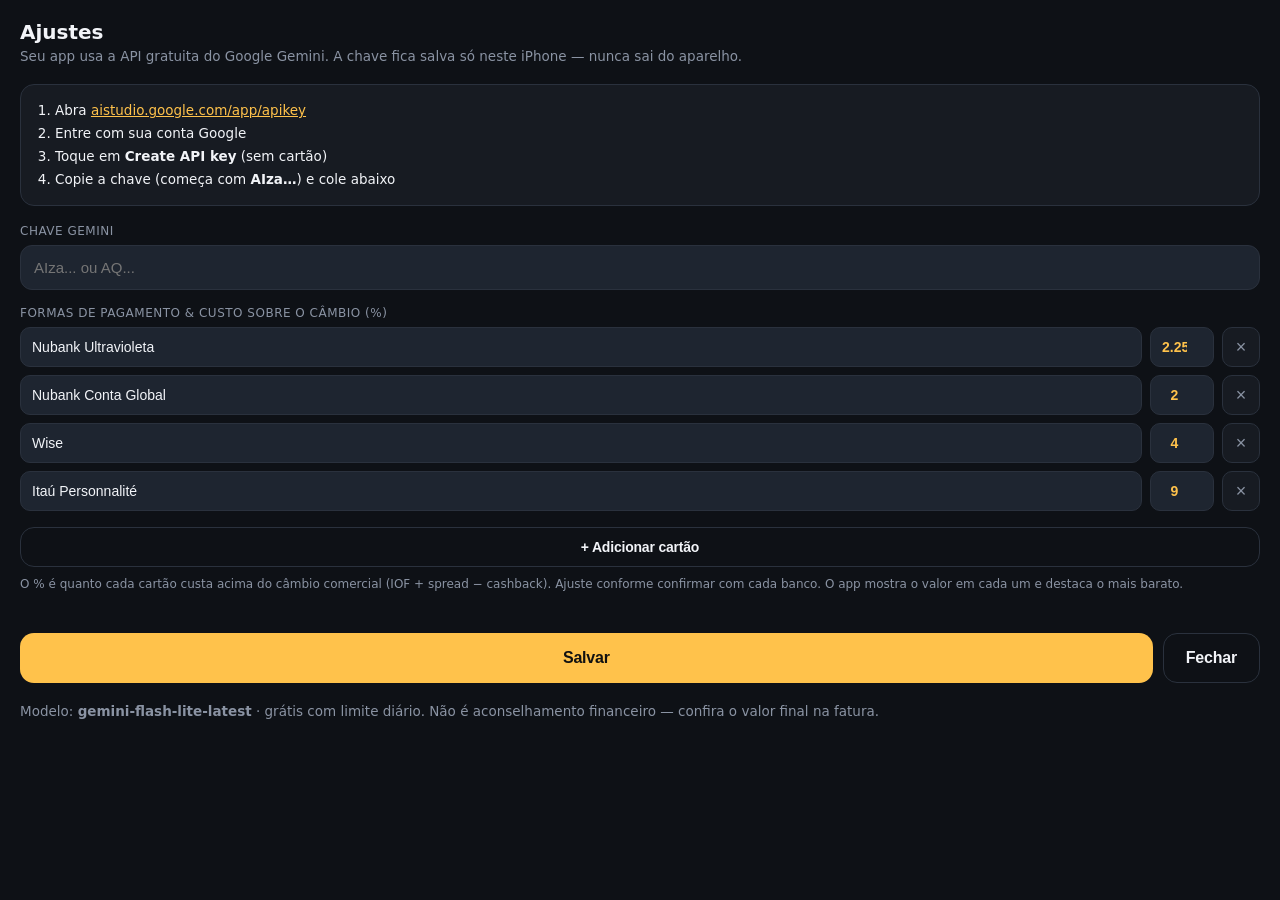
<file: index.html>
<!DOCTYPE html>
<html lang="pt-BR">
<head>
<meta charset="UTF-8">
<meta name="viewport" content="width=device-width, initial-scale=1.0, maximum-scale=1.0, user-scalable=no, viewport-fit=cover">
<meta name="apple-mobile-web-app-capable" content="yes">
<meta name="mobile-web-app-capable" content="yes">
<meta name="apple-mobile-web-app-status-bar-style" content="black-translucent">
<meta name="apple-mobile-web-app-title" content="Peso→Real">
<meta name="theme-color" content="#0E1116">
<link rel="apple-touch-icon" href="[data-uri]">
<link rel="icon" href="[data-uri]">
<title>Peso → Real</title>
<style>
  :root{
    --bg:#0E1116; --surface:#171B22; --surface2:#1E2530;
    --hi:#F2F4F8; --mut:#8A93A3; --line:#2A313D;
    --gold:#FFC24B; --clp:#C9D2DF; --red:#E4322B; --green:#41C06A;
  }
  *{box-sizing:border-box; -webkit-tap-highlight-color:transparent;}
  html,body{margin:0; height:100%; background:var(--bg); color:var(--hi);
    font-family:system-ui,-apple-system,"Segoe UI",Roboto,sans-serif; overscroll-behavior:none;}
  body{display:flex; flex-direction:column; height:100dvh; overflow:hidden;}

  .bar{display:flex; align-items:center; justify-content:space-between; gap:10px;
    padding:calc(12px + env(safe-area-inset-top)) 14px 8px 14px;}
  .brand{display:flex; align-items:baseline; gap:7px; font-weight:800; letter-spacing:-.5px; font-size:16px;}
  .brand .p{color:var(--clp);} .brand .a{color:var(--mut);} .brand .r{color:var(--gold);}
  .gear{width:38px;height:38px;border-radius:11px;background:var(--surface2);border:1px solid var(--line);
    display:grid;place-items:center;color:var(--mut);flex:0 0 auto;}
  .rate{display:flex;align-items:center;gap:5px;background:var(--surface2);border:1px solid var(--line);
    border-radius:999px;padding:6px 10px;font-size:12px;color:var(--mut);}
  .rate b{color:var(--hi);}
  .rate input{width:44px;background:transparent;border:none;color:var(--gold);font-weight:800;
    font-size:13px;text-align:center;padding:0;font-variant-numeric:tabular-nums;}
  .rate input:focus{outline:none;}
  .rate .dot{width:6px;height:6px;border-radius:50%;background:var(--green);}
  .rate .dot.man{background:var(--mut);}

  .stage{position:relative;flex:1;margin:0 12px;border-radius:22px;overflow:hidden;background:#000;border:1px solid var(--line);}
  video{position:absolute;inset:0;width:100%;height:100%;object-fit:cover;}
  canvas{display:none;}
  .reticle{position:absolute;inset:0;pointer-events:none;display:none;}
  .reticle span{position:absolute;width:26px;height:26px;border:3px solid rgba(255,255,255,.85);}
  .reticle .tl{top:18px;left:18px;border-right:0;border-bottom:0;border-radius:6px 0 0 0;}
  .reticle .tr{top:18px;right:18px;border-left:0;border-bottom:0;border-radius:0 6px 0 0;}
  .reticle .bl{bottom:18px;left:18px;border-right:0;border-top:0;border-radius:0 0 0 6px;}
  .reticle .br{bottom:18px;right:18px;border-left:0;border-top:0;border-radius:0 0 6px 0;}

  .idle{position:absolute;inset:0;display:flex;flex-direction:column;align-items:center;justify-content:center;
    text-align:center;gap:18px;padding:26px;background:radial-gradient(120% 90% at 50% 30%,#1b222e,#0d1015);}
  .idle .lens{width:64px;height:64px;border-radius:19px;background:var(--surface2);border:1px solid var(--line);display:grid;place-items:center;font-size:29px;}
  .idle h1{font-size:22px;font-weight:800;margin:0;letter-spacing:-.4px;line-height:1.2;}
  .idle p{margin:0;color:var(--mut);font-size:14px;max-width:280px;line-height:1.5;}

  .btn{border:none;border-radius:14px;font-weight:800;font-size:16px;padding:15px 22px;color:#111;background:var(--gold);letter-spacing:-.2px;}
  .btn:active{transform:scale(.97);}
  .btn.ghost{background:transparent;color:var(--hi);border:1px solid var(--line);}
  .btn.wide{width:100%;}
  .file{position:relative;overflow:hidden;display:inline-block;}
  .file input{position:absolute;inset:0;opacity:0;font-size:0;}

  .load{position:absolute;inset:0;display:none;flex-direction:column;align-items:center;justify-content:center;gap:15px;background:rgba(8,10,14,.72);backdrop-filter:blur(3px);}
  .load.on{display:flex;}
  .spin{width:44px;height:44px;border-radius:50%;border:4px solid var(--line);border-top-color:var(--gold);animation:sp .8s linear infinite;}
  @keyframes sp{to{transform:rotate(360deg);}}
  .load p{color:var(--mut);font-size:14px;margin:0;}

  .dock{display:flex;align-items:center;justify-content:center;gap:26px;padding:16px 16px calc(16px + env(safe-area-inset-bottom));}
  .dock.hidden{display:none;}
  .shutter{width:74px;height:74px;border-radius:50%;background:var(--gold);border:5px solid #2b2b2b;box-shadow:0 0 0 3px var(--gold);display:grid;place-items:center;}
  .shutter:active{transform:scale(.93);} .shutter svg{width:30px;height:30px;}
  .mini{width:52px;height:52px;border-radius:14px;background:var(--surface2);border:1px solid var(--line);display:grid;place-items:center;color:var(--hi);}

  .sheet{position:absolute;left:0;right:0;bottom:0;z-index:5;background:var(--surface);border:1px solid var(--line);border-bottom:0;
    border-radius:22px 22px 0 0;transform:translateY(103%);transition:transform .32s cubic-bezier(.2,.8,.2,1);max-height:84%;display:flex;flex-direction:column;padding-bottom:calc(6px + env(safe-area-inset-bottom));}
  .sheet.up{transform:translateY(0);}
  .grip{width:40px;height:5px;border-radius:3px;background:var(--line);margin:9px auto 4px;}
  .sheet-scroll{overflow-y:auto;padding:8px 18px 14px;}
  .price{margin:10px 0 4px;} .price + .price{border-top:1px dashed var(--line);padding-top:14px;}
  .plabel{color:var(--mut);font-size:13px;margin:0 0 6px;}
  .big{display:flex;align-items:baseline;gap:9px;flex-wrap:wrap;}
  .big .s{font-size:15px;color:var(--gold);font-weight:700;align-self:flex-start;margin-top:6px;}
  .big .val{font-size:52px;font-weight:850;letter-spacing:-2px;color:var(--gold);font-variant-numeric:tabular-nums;line-height:.95;text-shadow:0 0 24px rgba(255,194,75,.25);}
  .from{display:flex;align-items:center;gap:8px;margin-top:8px;font-size:14px;flex-wrap:wrap;}
  .from .clp{color:var(--clp);font-weight:700;font-variant-numeric:tabular-nums;}
  .tag{display:inline-flex;align-items:center;gap:5px;font-size:11.5px;font-weight:700;color:var(--green);background:rgba(65,192,106,.12);border:1px solid rgba(65,192,106,.3);padding:3px 8px;border-radius:999px;}
  .trans{margin-top:16px;background:var(--surface2);border:1px solid var(--line);border-radius:14px;padding:14px;}
  .trans h3{margin:0 0 8px;font-size:12px;letter-spacing:.6px;text-transform:uppercase;color:var(--mut);}
  .trans .pt{font-size:16px;line-height:1.45;margin:0;}
  .trans .es{font-size:13px;line-height:1.4;color:var(--mut);margin:8px 0 0;font-style:italic;}
  .msg{margin-top:14px;color:var(--mut);font-size:14px;line-height:1.5;} .msg.err{color:#ff9d94;}
  .again{margin:16px 18px 4px;width:calc(100% - 36px);}
  .foot{text-align:center;color:var(--mut);font-size:11px;padding:8px 16px 0;line-height:1.4;} .foot b{color:var(--clp);}

  /* settings */
  .settings{position:absolute;inset:0;z-index:20;background:var(--bg);display:none;flex-direction:column;padding:calc(16px + env(safe-area-inset-top)) 20px 20px;overflow-y:auto;}
  .settings.on{display:flex;}
  .settings h2{margin:4px 0 2px;font-size:20px;}
  .settings .sub{color:var(--mut);font-size:13.5px;line-height:1.5;margin:0 0 18px;}
  .field{margin-bottom:16px;}
  .field label{display:block;font-size:12px;text-transform:uppercase;letter-spacing:.5px;color:var(--mut);margin-bottom:7px;}
  .field input{width:100%;background:var(--surface2);border:1px solid var(--line);border-radius:12px;color:var(--hi);font-size:15px;padding:13px;}
  .field input:focus{outline:none;border-color:var(--gold);}
  .steps{background:var(--surface);border:1px solid var(--line);border-radius:14px;padding:14px 16px;margin-bottom:18px;}
  .steps ol{margin:0;padding-left:18px;} .steps li{font-size:13.5px;line-height:1.7;color:var(--hi);}
  .steps a{color:var(--gold);}
  .save-row{display:flex;gap:10px;margin-top:6px;}
  .crow{display:flex;gap:8px;margin-bottom:8px;align-items:center;}
  .crow input.cn{flex:1;background:var(--surface2);border:1px solid var(--line);border-radius:10px;color:var(--hi);font-size:14px;padding:11px;}
  .crow input.cp{width:64px;background:var(--surface2);border:1px solid var(--line);border-radius:10px;color:var(--gold);font-weight:700;font-size:14px;padding:11px;text-align:center;}
  .crow .del{width:38px;height:40px;flex:0 0 auto;border:1px solid var(--line);background:var(--surface);border-radius:10px;color:var(--mut);font-size:18px;}
  .cards{margin-top:12px;border-top:1px dashed var(--line);padding-top:10px;}
  .cards .ch{font-size:11px;letter-spacing:.5px;text-transform:uppercase;color:var(--mut);margin:0 0 8px;}
  .cardrow{display:flex;justify-content:space-between;align-items:center;padding:7px 0;font-size:14px;}
  .cardrow .nm{color:var(--hi);display:flex;align-items:center;gap:7px;}
  .cardrow .vl{font-weight:700;font-variant-numeric:tabular-nums;color:var(--clp);}
  .cardrow.best .nm{color:var(--green);font-weight:700;} .cardrow.best .vl{color:var(--green);}
  .cardrow .best-tag{font-size:10px;font-weight:800;color:#0d1015;background:var(--green);border-radius:999px;padding:2px 7px;}
</style>
</head>
<body>

  <div class="bar">
    <button class="gear" id="gearBtn" aria-label="Ajustes">
      <svg viewBox="0 0 24 24" width="19" height="19" fill="none" stroke="currentColor" stroke-width="2"><circle cx="12" cy="12" r="3"/><path d="M19.4 15a1.65 1.65 0 00.33 1.82l.06.06a2 2 0 11-2.83 2.83l-.06-.06a1.65 1.65 0 00-1.82-.33 1.65 1.65 0 00-1 1.51V21a2 2 0 11-4 0v-.09A1.65 1.65 0 009 19.4a1.65 1.65 0 00-1.82.33l-.06.06a2 2 0 11-2.83-2.83l.06-.06a1.65 1.65 0 00.33-1.82 1.65 1.65 0 00-1.51-1H3a2 2 0 110-4h.09A1.65 1.65 0 004.6 9a1.65 1.65 0 00-.33-1.82l-.06-.06a2 2 0 112.83-2.83l.06.06a1.65 1.65 0 001.82.33H9a1.65 1.65 0 001-1.51V3a2 2 0 114 0v.09a1.65 1.65 0 001 1.51 1.65 1.65 0 001.82-.33l.06-.06a2 2 0 112.83 2.83l-.06.06a1.65 1.65 0 00-.33 1.82V9a1.65 1.65 0 001.51 1H21a2 2 0 110 4h-.09a1.65 1.65 0 00-1.51 1z"/></svg>
    </button>
    <div class="brand"><span class="p">$ peso</span><span class="a">→</span><span class="r">R$ real</span></div>
    <label class="rate"><span id="rateDot" class="dot man"></span>R$1=<input id="rateInput" type="number" inputmode="decimal" value="181">CLP</label>
  </div>

  <div class="stage" id="stage">
    <video id="video" playsinline muted autoplay></video>
    <canvas id="work"></canvas>
    <div class="reticle" id="reticle"><span class="tl"></span><span class="tr"></span><span class="bl"></span><span class="br"></span></div>

    <div class="idle" id="idle">
      <div class="lens">📷</div>
      <div><h1>Aponte. Traduza. Converta.</h1>
      <p>Câmera ao vivo pro Chile: lê o espanhol e vira peso em real — sem confundir com dólar.</p></div>
      <button class="btn" id="startBtn">Ligar câmera</button>
      <label class="btn ghost file">Ou tirar uma foto<input type="file" accept="image/*" capture="environment" id="fileIdle"></label>
    </div>

    <div class="load" id="load"><div class="spin"></div><p id="loadMsg">Lendo a etiqueta…</p></div>

    <div class="sheet" id="sheet"><div class="grip"></div><div class="sheet-scroll" id="sheetBody"></div><button class="btn again" id="againBtn">Analisar outro</button></div>
  </div>

  <div class="dock hidden" id="dock">
    <label class="mini file" title="Tirar foto"><svg viewBox="0 0 24 24" width="22" height="22" fill="none" stroke="currentColor" stroke-width="2"><rect x="3" y="7" width="18" height="13" rx="2"/><circle cx="12" cy="13.5" r="3.5"/><path d="M8 7l1.5-2.5h5L16 7"/></svg><input type="file" accept="image/*" capture="environment" id="fileDock"></label>
    <button class="shutter" id="shutter" aria-label="Analisar"><svg viewBox="0 0 24 24" fill="none" stroke="#111" stroke-width="2.4"><path d="M3 8V5a2 2 0 012-2h3"/><path d="M21 8V5a2 2 0 00-2-2h-3"/><path d="M3 16v3a2 2 0 002 2h3"/><path d="M21 16v3a2 2 0 01-2 2h-3"/><circle cx="12" cy="12" r="3.2" fill="#111" stroke="none"/></svg></button>
    <label class="mini file" title="Escolher da galeria"><svg viewBox="0 0 24 24" width="22" height="22" fill="none" stroke="currentColor" stroke-width="2"><rect x="3" y="3" width="18" height="18" rx="2"/><circle cx="8.5" cy="8.5" r="1.5"/><path d="M21 15l-5-5L5 21"/></svg><input type="file" accept="image/*" id="fileGallery"></label>
  </div>

  <div class="foot">Câmbio do dia automático; toque no número pra ajustar. Confira no cartão e <b>pague sempre em CLP</b>.</div>

  <!-- settings -->
  <div class="settings" id="settings">
    <h2>Ajustes</h2>
    <p class="sub">Seu app usa a API gratuita do Google Gemini. A chave fica salva só neste iPhone — nunca sai do aparelho.</p>
    <div class="steps"><ol>
      <li>Abra <a href="https://aistudio.google.com/app/apikey" target="_blank">aistudio.google.com/app/apikey</a></li>
      <li>Entre com sua conta Google</li>
      <li>Toque em <b>Create API key</b> (sem cartão)</li>
      <li>Copie a chave (começa com <b>AIza…</b>) e cole abaixo</li>
    </ol></div>
    <div class="field"><label>Chave Gemini</label><input id="keyInput" type="password" placeholder="AIza... ou AQ..." autocomplete="off"></div>

    <div class="field">
      <label>Formas de pagamento &amp; custo sobre o câmbio (%)</label>
      <div id="cardList"></div>
      <button class="btn ghost" id="addCard" style="width:100%;margin-top:8px;font-size:14px;padding:11px">+ Adicionar cartão</button>
      <p class="sub" style="margin-top:8px;font-size:12px">O % é quanto cada cartão custa acima do câmbio comercial (IOF + spread − cashback). Ajuste conforme confirmar com cada banco. O app mostra o valor em cada um e destaca o mais barato.</p>
    </div>

    <div class="save-row">
      <button class="btn wide" id="saveKey">Salvar</button>
      <button class="btn ghost" id="closeSettings">Fechar</button>
    </div>
    <p class="sub" style="margin-top:18px">Modelo: <b>gemini-flash-lite-latest</b> · grátis com limite diário. Não é aconselhamento financeiro — confira o valor final na fatura.</p>
  </div>

<script>
const $ = id => document.getElementById(id);
const video=$('video'),work=$('work'),idle=$('idle'),dock=$('dock'),sheet=$('sheet'),sheetBody=$('sheetBody'),
      load=$('load'),loadMsg=$('loadMsg'),reticle=$('reticle'),rateInput=$('rateInput'),rateDot=$('rateDot'),
      settings=$('settings'),keyInput=$('keyInput');

const MODEL='gemini-flash-lite-latest';
let stream=null;

/* ---- format helpers (defined early) ---- */
const fmtBRL=n=>n.toLocaleString('pt-BR',{minimumFractionDigits:2,maximumFractionDigits:2});
const fmtCLP=n=>n.toLocaleString('pt-BR',{maximumFractionDigits:0});
const esc=s=>String(s).replace(/[&<>"]/g,c=>({'&':'&amp;','<':'&lt;','>':'&gt;','"':'&quot;'}[c]));

/* ---- payment cards (device only) ---- */
const DEFAULT_CARDS=[
  {name:'Nubank Ultravioleta', pct:2.25},
  {name:'Nubank Conta Global', pct:2.0},
  {name:'Wise', pct:4.0},
  {name:'Itaú Personnalité', pct:9.0}
];
function getCards(){
  try{ const c=JSON.parse(localStorage.getItem('cards')||'null'); return Array.isArray(c)&&c.length?c:DEFAULT_CARDS; }
  catch(e){ return DEFAULT_CARDS; }
}
function cardRowHTML(c){
  return `<div class="crow">
    <input class="cn" type="text" value="${esc(c.name)}" placeholder="Nome do cartão">
    <input class="cp" type="number" inputmode="decimal" value="${c.pct}" step="0.05">
    <button class="del" type="button" aria-label="remover">×</button></div>`;
}
function renderCardEditor(){
  const list=$('cardList'); list.innerHTML=getCards().map(cardRowHTML).join('');
  list.querySelectorAll('.del').forEach(b=> b.onclick=()=> b.closest('.crow').remove());
}
$('addCard').onclick=()=>{ $('cardList').insertAdjacentHTML('beforeend', cardRowHTML({name:'',pct:4}));
  const b=$('cardList').lastElementChild.querySelector('.del'); b.onclick=()=> b.closest('.crow').remove(); };
function saveCards(){
  const rows=[...$('cardList').querySelectorAll('.crow')].map(r=>({
    name:r.querySelector('.cn').value.trim(),
    pct:parseFloat(r.querySelector('.cp').value)
  })).filter(c=>c.name && !isNaN(c.pct));
  if(rows.length) localStorage.setItem('cards', JSON.stringify(rows));
}

/* ---- key storage (device only) ---- */
function getKey(){ return localStorage.getItem('gemini_key')||''; }
function needKey(){ return !getKey(); }
$('gearBtn').onclick=()=>{ keyInput.value=getKey(); renderCardEditor(); settings.classList.add('on'); };
$('closeSettings').onclick=()=> settings.classList.remove('on');
$('saveKey').onclick=()=>{
  const k=keyInput.value.trim();
  if(k) localStorage.setItem('gemini_key',k); else localStorage.removeItem('gemini_key');
  saveCards();
  settings.classList.remove('on');
};
if(needKey()) settings.classList.add('on');
renderCardEditor();

/* ---- live rate ---- */
const savedRate=localStorage.getItem('rate_manual'); if(savedRate) rateInput.value=savedRate;
rateInput.onchange=()=>{ localStorage.setItem('rate_manual',rateInput.value); rateDot.classList.add('man'); };
(async()=>{ try{
  const r=await fetch('https://open.er-api.com/v6/latest/CLP'); const d=await r.json();
  const brlPerClp=d&&d.rates&&d.rates.BRL;
  if(brlPerClp){ rateInput.value=(1/brlPerClp).toFixed(1); rateDot.classList.remove('man'); }
}catch(e){} })();

/* ---- camera ---- */
async function startCam(){
  try{
    stream=await navigator.mediaDevices.getUserMedia({video:{facingMode:{ideal:'environment'}},audio:false});
    video.srcObject=stream; await video.play();
    idle.style.display='none'; reticle.style.display='block'; dock.classList.remove('hidden');
  }catch(err){
    idle.querySelector('h1').textContent='Use a foto 📸';
    idle.querySelector('p').textContent='A câmera ao vivo não abriu. Toque em "Tirar uma foto" — abre a câmera do iPhone igual.';
    $('startBtn').style.display='none';
  }
}
$('startBtn').onclick=startCam;

/* ---- capture ---- */
function frameFromVideo(){
  const w=video.videoWidth,h=video.videoHeight; if(!w||!h) return null;
  const max=1280,s=Math.min(1,max/Math.max(w,h));
  work.width=Math.round(w*s); work.height=Math.round(h*s);
  work.getContext('2d').drawImage(video,0,0,work.width,work.height);
  return work.toDataURL('image/jpeg',0.82).split(',')[1];
}
function frameFromFile(file){return new Promise(res=>{
  const img=new Image();
  img.onload=()=>{ const max=1280,s=Math.min(1,max/Math.max(img.width,img.height));
    work.width=Math.round(img.width*s); work.height=Math.round(img.height*s);
    work.getContext('2d').drawImage(img,0,0,work.width,work.height);
    res(work.toDataURL('image/jpeg',0.82).split(',')[1]); URL.revokeObjectURL(img.src); };
  img.src=URL.createObjectURL(file);
});}

/* ---- Gemini ---- */
const PROMPT=`Você ajuda uma brasileira viajando no Chile. Analise a imagem.
REGRAS DE PREÇO (críticas):
- No Chile o símbolo "$" significa PESO CHILENO (CLP), NUNCA dólar.
- Peso chileno usa "." como separador de milhar e não tem centavos. Ex.: "$12.990" = 12990.
- Extraia o inteiro limpo de cada preço em pesos.
TAREFAS:
1. Encontre todos os preços.
2. Traduza qualquer texto em espanhol para português do Brasil (natural).
Responda em JSON: {"prices":[{"clp":12990,"raw":"$12.990","label":"item em pt-BR"}],"translation":"tradução pt-BR","original":"espanhol original","note":"aviso curto se ambíguo, senão vazio"}
Sem preço: "prices":[]. Sem espanhol: "translation":"".`;

async function analyze(b64){
  if(!b64) return;
  if(needKey()){ settings.classList.add('on'); return; }
  idle.style.display='none'; sheet.classList.remove('up');
  load.classList.add('on'); loadMsg.textContent='Lendo a etiqueta…';
  try{
    const resp=await fetch(`https://generativelanguage.googleapis.com/v1beta/models/${MODEL}:generateContent`,{
      method:'POST',
      headers:{'Content-Type':'application/json','x-goog-api-key':getKey()},
      body:JSON.stringify({
        contents:[{parts:[{inline_data:{mime_type:'image/jpeg',data:b64}},{text:PROMPT}]}],
        generationConfig:{temperature:0.1,maxOutputTokens:1200,responseMimeType:'application/json'}
      })
    });
    if(!resp.ok){ const t=await resp.text(); throw new Error(resp.status+' '+t); }
    const data=await resp.json();
    const text=(((data.candidates||[])[0]||{}).content||{}).parts?.map(p=>p.text).join('')||'';
    const parsed=JSON.parse(text.replace(/```json|```/g,'').trim());
    render(parsed);
  }catch(e){ renderError(String(e.message||e)); }
  finally{ load.classList.remove('on'); }
}

/* ---- render ---- */
function cardsHTML(clp, rate){
  const cards=getCards().map(c=>({name:c.name, pct:c.pct, brl:(clp/rate)*(1+c.pct/100)}));
  if(!cards.length) return '';
  const min=Math.min(...cards.map(c=>c.brl));
  const rows=cards.map(c=>{
    const best=c.brl===min;
    return `<div class="cardrow${best?' best':''}"><span class="nm">${esc(c.name)}${best?'<span class="best-tag">melhor</span>':''} <span style="color:var(--mut);font-size:11px">+${String(c.pct).replace('.',',')}%</span></span><span class="vl">R$ ${fmtBRL(c.brl)}</span></div>`;
  }).join('');
  return `<div class="cards"><p class="ch">No seu cartão</p>${rows}</div>`;
}
function render(d){
  const rate=parseFloat(rateInput.value)||181; let html='';
  if(d.prices&&d.prices.length){
    d.prices.forEach(p=>{ const brl=p.clp/rate;
      html+=`<div class="price">${p.label?`<p class="plabel">${esc(p.label)}</p>`:''}
        <div class="big"><span class="s">R$</span><span class="val">${fmtBRL(brl)}</span></div>
        <div class="from"><span class="clp">$${fmtCLP(p.clp)} CLP</span><span class="tag">✓ lido como peso, não dólar</span></div>
        ${cardsHTML(p.clp, rate)}</div>`;
    });
  } else html+=`<p class="msg">Nenhum preço no enquadramento. Aproxime do valor e tente de novo.</p>`;
  if(d.translation&&d.translation.trim())
    html+=`<div class="trans"><h3>Tradução</h3><p class="pt">${esc(d.translation)}</p>${d.original?`<p class="es">${esc(d.original)}</p>`:''}</div>`;
  if(d.note&&d.note.trim()) html+=`<p class="msg">⚠️ ${esc(d.note)}</p>`;
  sheetBody.innerHTML=html; sheet.classList.add('up');
}
function renderError(m){
  let dica='';
  if(/API key not valid|API_KEY_INVALID|40[13]|PERMISSION_DENIED/i.test(m)) dica='→ Toque na ⚙️ e confira/recole a chave Gemini.';
  else if(/SERVICE_DISABLED|has not been used|is disabled/i.test(m)) dica='→ Ative a "Generative Language API" no projeto (link no erro) e espere 1 min.';
  else if(/Failed to fetch|NetworkError|load failed/i.test(m)) dica='→ Parece internet/rede. Confira a conexão.';
  else if(/quota|RESOURCE_EXHAUSTED|429/i.test(m)) dica='→ Limite de uso batido. Espere um pouco.';
  sheetBody.innerHTML=`<p class="msg err">Erro:</p><p class="msg err" style="font-family:ui-monospace,monospace;font-size:12px;word-break:break-word">${esc(m).slice(0,600)}</p>${dica?`<p class="msg">${dica}</p>`:''}`;
  sheet.classList.add('up');
}

/* ---- events ---- */
$('shutter').onclick=()=>analyze(frameFromVideo());
$('againBtn').onclick=()=>sheet.classList.remove('up');
$('fileIdle').onchange=async e=>{ if(e.target.files[0]) analyze(await frameFromFile(e.target.files[0])); };
$('fileDock').onchange=async e=>{ if(e.target.files[0]) analyze(await frameFromFile(e.target.files[0])); };
$('fileGallery').onchange=async e=>{ if(e.target.files[0]) analyze(await frameFromFile(e.target.files[0])); };
</script>
</body>
</html>
</file>
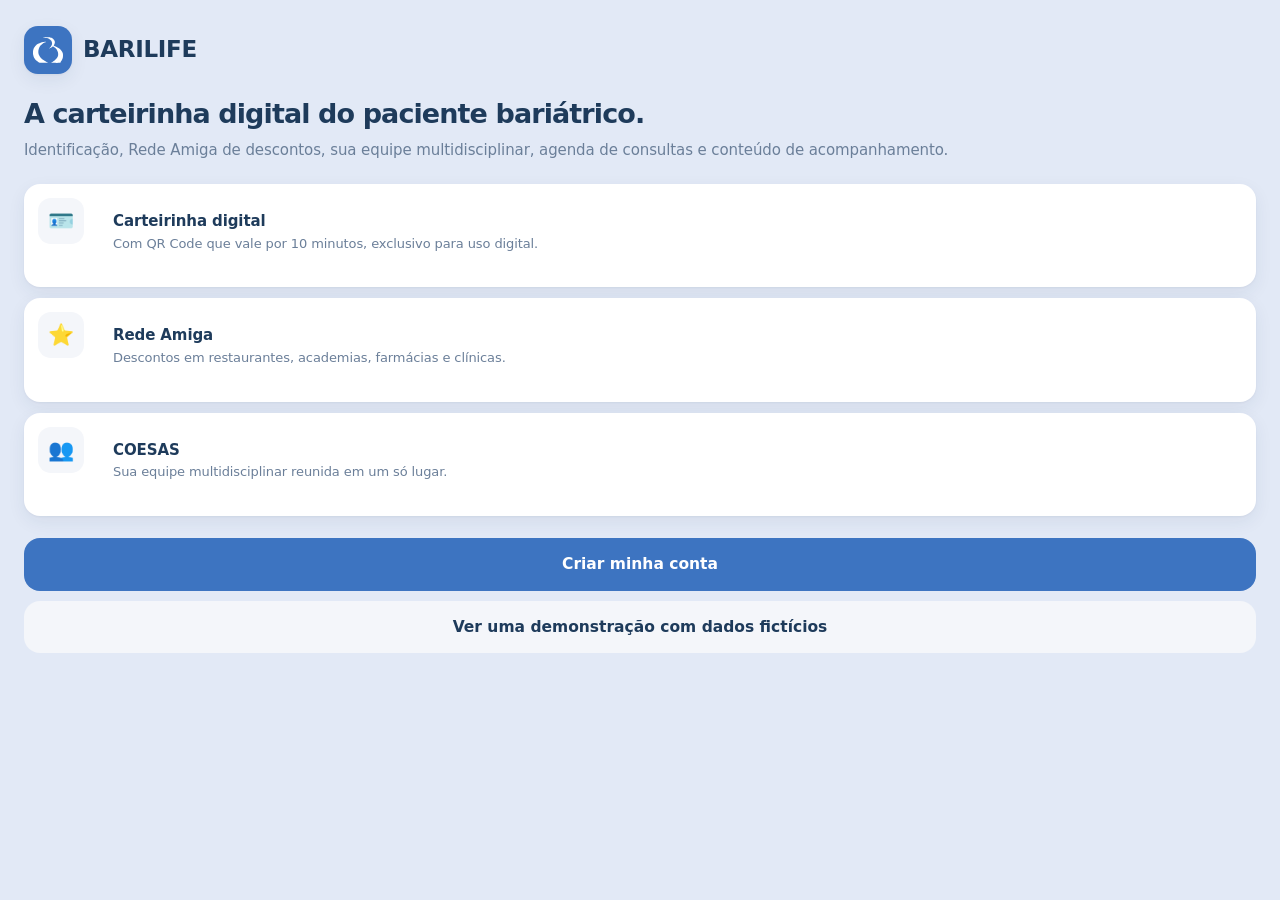
<file: barilife/index.html>
<!DOCTYPE html>
<html lang="pt-BR">
<head>
<meta charset="UTF-8">
<meta name="viewport" content="width=device-width, initial-scale=1, maximum-scale=1, user-scalable=no, viewport-fit=cover">
<title>Barilife — Carteirinha Digital</title>
<meta name="description" content="Réplica acadêmica do aplicativo Barilife: carteirinha digital do paciente bariátrico, Rede Amiga, locais, mídias, agenda e acompanhamento.">

<link rel="manifest" href="manifest.webmanifest">
<meta name="theme-color" content="#3D74C1" media="(prefers-color-scheme: light)">
<meta name="theme-color" content="#0D141F" media="(prefers-color-scheme: dark)">

<meta name="apple-mobile-web-app-capable" content="yes">
<meta name="mobile-web-app-capable" content="yes">
<meta name="apple-mobile-web-app-status-bar-style" content="default">
<meta name="apple-mobile-web-app-title" content="Barilife">
<link rel="apple-touch-icon" href="icons/apple-touch-icon.png">
<link rel="icon" type="image/png" sizes="192x192" href="icons/icon-192.png">

<link rel="stylesheet" href="assets/css/app.css">
</head>
<body>

<!-- ===================== Ícones reutilizáveis ========================== -->
<svg style="display:none" aria-hidden="true">
  <!-- marca do Barilife: contornos vetorizados a partir do ícone oficial -->
  <symbol id="i-marca" viewBox="0 0 100 85.41">
    <path d="M43.72 15.64C42.60 15.62 38.99 15.56 37.25 15.64C35.52 15.72 35.03 15.79 33.31 16.13C31.60 16.47 28.56 17.19 26.97 17.67C25.38 18.15 24.79 18.64 23.77 19.03C22.74 19.42 21.63 19.67 20.81 20.01C19.99 20.35 19.35 20.75 18.84 21.06C18.34 21.37 18.37 21.54 17.80 21.86C17.22 22.18 16.75 22.03 15.39 22.97C14.04 23.90 11.21 26.05 9.67 27.46C8.13 28.88 7.16 30.16 6.16 31.47C5.15 32.77 4.44 33.73 3.63 35.28C2.82 36.83 1.80 39.41 1.29 40.76C0.79 42.12 0.83 42.30 0.62 43.41C0.40 44.52 0.10 45.49 0.00 47.41C-0.10 49.33 -0.10 53.02 0.00 54.93C0.10 56.83 0.36 57.58 0.62 58.87C0.87 60.15 1.09 61.19 1.54 62.62C1.99 64.06 2.50 65.76 3.33 67.49C4.15 69.21 5.60 71.64 6.47 72.97C7.33 74.29 7.56 74.44 8.50 75.43C9.43 76.43 10.59 77.72 12.07 78.94C13.55 80.16 15.65 81.76 17.36 82.76C19.08 83.75 21.22 84.52 22.35 84.91C23.48 85.30 19.64 85.06 24.14 85.10C28.63 85.14 45.03 85.18 49.32 85.16C53.61 85.14 49.82 85.08 49.88 84.98C49.94 84.87 50.69 85.08 49.69 84.54C48.70 84.01 45.58 82.63 43.90 81.77C42.23 80.92 40.99 80.22 39.66 79.43C38.32 78.64 36.68 77.57 35.90 77.03C35.12 76.50 35.34 76.48 34.98 76.23C34.61 75.99 34.53 76.18 33.68 75.55C32.83 74.93 31.29 73.79 29.86 72.48C28.44 71.16 26.15 68.76 25.12 67.67C24.10 66.58 24.26 66.71 23.71 65.95C23.15 65.19 22.41 64.15 21.80 63.12C21.18 62.08 20.56 61.03 20.01 59.73C19.47 58.43 18.88 56.60 18.53 55.30C18.19 53.99 18.02 53.55 17.92 51.91C17.82 50.27 17.78 47.31 17.92 45.44C18.06 43.58 18.38 42.32 18.78 40.70C19.18 39.08 19.57 37.44 20.32 35.71C21.07 33.99 22.47 31.67 23.28 30.36C24.09 29.04 24.11 28.98 25.18 27.83C26.26 26.68 28.75 24.36 29.74 23.46C30.74 22.56 29.93 23.17 31.16 22.41C32.39 21.65 35.03 19.94 37.13 18.90C39.23 17.87 42.64 16.72 43.78 16.19C44.92 15.67 43.98 15.86 43.97 15.76C43.96 15.67 44.84 15.66 43.72 15.64Z"/>
    <path d="M33.99 1.35C33.46 1.51 32.71 1.49 33.93 1.66C35.15 1.84 39.36 2.17 41.32 2.40C43.28 2.64 44.46 2.84 45.69 3.08C46.92 3.31 47.80 3.54 48.71 3.82C49.61 4.09 50.04 4.26 51.11 4.74C52.18 5.22 54.02 6.08 55.11 6.71C56.20 7.35 56.77 7.80 57.64 8.56C58.50 9.32 59.62 10.44 60.28 11.27C60.95 12.10 61.24 12.76 61.64 13.55C62.04 14.34 62.38 14.90 62.68 16.01C62.99 17.12 63.38 18.98 63.49 20.20C63.59 21.42 63.43 22.43 63.30 23.34C63.17 24.24 63.03 24.73 62.68 25.62C62.34 26.50 61.78 27.64 61.21 28.63C60.63 29.63 59.80 30.79 59.24 31.59C58.67 32.39 58.81 32.40 57.82 33.44C56.83 34.47 54.07 37.04 53.33 37.81C52.58 38.58 52.91 38.15 53.33 38.05C53.74 37.96 54.67 37.74 55.79 37.25C56.91 36.77 58.98 35.77 60.04 35.16C61.09 34.55 61.64 33.94 62.13 33.62C62.62 33.30 62.58 33.57 62.99 33.25C63.40 32.93 64.17 32.05 64.59 31.71C65.01 31.37 65.10 31.31 65.52 31.22C65.94 31.13 66.51 30.98 67.12 31.16C67.72 31.33 68.35 31.76 69.15 32.27C69.95 32.77 71.17 33.62 71.92 34.17C72.67 34.73 72.81 34.82 73.65 35.59C74.48 36.36 76.13 37.98 76.91 38.79C77.69 39.60 77.75 39.70 78.33 40.46C78.90 41.22 79.93 42.61 80.36 43.35C80.79 44.09 80.55 44.09 80.91 44.89C81.27 45.69 82.15 47.29 82.51 48.15C82.87 49.01 82.85 48.91 83.07 50.06C83.28 51.21 83.68 53.53 83.81 55.05C83.93 56.57 83.89 58.03 83.81 59.17C83.72 60.32 83.54 61.03 83.31 61.95C83.09 62.86 82.80 63.80 82.45 64.66C82.10 65.51 81.56 66.47 81.22 67.06C80.88 67.64 80.57 67.90 80.42 68.17C80.26 68.43 80.54 68.26 80.30 68.66C80.05 69.06 79.66 69.69 78.94 70.57C78.22 71.44 77.16 72.72 75.99 73.89C74.82 75.06 73.58 76.30 71.92 77.59C70.26 78.87 67.80 80.47 66.01 81.59C64.22 82.71 62.24 83.74 61.21 84.30C60.17 84.85 60.04 84.76 59.79 84.91C59.54 85.07 59.39 85.14 59.73 85.22C60.07 85.30 56.91 85.40 61.82 85.41C66.74 85.42 84.06 85.96 89.22 85.28C94.39 84.61 92.14 82.13 92.80 81.34C93.45 80.55 92.95 80.85 93.17 80.54C93.38 80.23 93.83 79.87 94.09 79.50C94.35 79.12 94.48 78.60 94.70 78.26C94.93 77.92 95.13 77.96 95.44 77.46C95.76 76.97 96.10 76.42 96.61 75.31C97.13 74.20 98.03 72.24 98.52 70.81C99.01 69.39 99.32 68.40 99.57 66.75C99.82 65.10 99.97 62.75 100.00 60.90C100.03 59.05 99.93 57.05 99.75 55.67C99.58 54.28 99.49 53.93 98.95 52.59C98.42 51.24 97.58 49.24 96.55 47.60C95.53 45.96 94.10 44.21 92.80 42.73C91.49 41.26 89.63 39.54 88.73 38.73C87.83 37.92 87.81 38.20 87.38 37.87C86.95 37.54 87.32 37.53 86.15 36.76C84.98 35.99 81.39 33.91 80.36 33.25C79.32 32.59 81.00 33.37 79.93 32.82C78.85 32.27 75.63 30.70 73.89 29.93C72.16 29.16 70.25 28.68 69.52 28.20C68.79 27.72 69.17 27.89 69.52 27.03C69.87 26.17 71.13 24.15 71.61 23.03C72.10 21.91 72.22 21.09 72.41 20.32C72.61 19.55 72.72 19.22 72.78 18.41C72.84 17.60 72.95 16.58 72.78 15.46C72.62 14.33 72.36 12.84 71.80 11.64C71.23 10.44 70.13 9.14 69.40 8.25C68.67 7.36 68.07 6.87 67.43 6.28C66.78 5.70 66.57 5.41 65.52 4.74C64.46 4.07 62.41 2.86 61.08 2.28C59.76 1.69 58.89 1.56 57.57 1.23C56.26 0.90 54.72 0.51 53.20 0.31C51.68 0.10 50.34 0.02 48.46 0.00C46.58 -0.02 43.82 0.06 41.93 0.18C40.05 0.31 38.45 0.54 37.13 0.74C35.81 0.93 34.52 1.20 33.99 1.35Z"/>
  </symbol>
  <symbol id="i-midias" viewBox="0 0 24 24"><path d="M4 8h16a2 2 0 0 1 2 2v8a2 2 0 0 1-2 2H4a2 2 0 0 1-2-2v-8a2 2 0 0 1 2-2Zm1-3h14a1 1 0 0 1 0 2H5a1 1 0 0 1 0-2Zm2-3h10a1 1 0 0 1 0 2H7a1 1 0 0 1 0-2Z"/></symbol>
  <symbol id="i-locais" viewBox="0 0 24 24"><path d="M12 2a7.5 7.5 0 0 0-7.5 7.5C4.5 15.4 12 22.5 12 22.5s7.5-7.1 7.5-13A7.5 7.5 0 0 0 12 2Zm0 10.2a2.7 2.7 0 1 1 0-5.4 2.7 2.7 0 0 1 0 5.4Z"/></symbol>
  <symbol id="i-pessoa" viewBox="0 0 24 24"><path d="M12 12a5 5 0 1 0 0-10 5 5 0 0 0 0 10Zm0 2c-4.4 0-8 2.6-8 5.8V22h16v-2.2c0-3.2-3.6-5.8-8-5.8Z"/></symbol>
  <symbol id="i-agenda" viewBox="0 0 24 24"><path d="M7 2a1 1 0 0 1 1 1v1h8V3a1 1 0 1 1 2 0v1h1a2 2 0 0 1 2 2v2H3V6a2 2 0 0 1 2-2h1V3a1 1 0 0 1 1-1ZM3 10h18v10a2 2 0 0 1-2 2H5a2 2 0 0 1-2-2V10Zm4 3v2h2v-2H7Zm4 0v2h2v-2h-2Zm4 0v2h2v-2h-2Zm-8 4v2h2v-2H7Zm4 0v2h2v-2h-2Z"/></symbol>
  <symbol id="i-menu" viewBox="0 0 24 24"><path d="M3 6h18a1 1 0 0 1 0 2H3a1 1 0 0 1 0-2Zm0 5h18a1 1 0 0 1 0 2H3a1 1 0 0 1 0-2Zm0 5h12a1 1 0 0 1 0 2H3a1 1 0 0 1 0-2Z"/></symbol>
  <symbol id="i-busca" viewBox="0 0 24 24"><circle cx="11" cy="11" r="7"/><path d="m20 20-3.6-3.6"/></symbol>
  <symbol id="i-relogio" viewBox="0 0 24 24"><path d="M12 2a10 10 0 1 0 0 20 10 10 0 0 0 0-20Zm1 10.6-3.3 2.4a1 1 0 1 1-1.2-1.6L11 11.5V6.8a1 1 0 1 1 2 0v5.8Z"/></symbol>
  <symbol id="i-grafico" viewBox="0 0 24 24"><path d="M12 2a10 10 0 1 0 10 10h-10V2Zm2-0v8h8a10 10 0 0 0-8-8Z"/></symbol>
  <symbol id="i-equipe" viewBox="0 0 24 24"><path d="M8 11a3.5 3.5 0 1 0 0-7 3.5 3.5 0 0 0 0 7Zm8 0a3 3 0 1 0 0-6 3 3 0 0 0 0 6ZM8 13c-3.3 0-6 1.9-6 4.3V20h12v-2.7c0-2.4-2.7-4.3-6-4.3Zm8 0c-.8 0-1.6.1-2.3.3 1.4 1.1 2.3 2.5 2.3 4v2.7h6v-2.4c0-2.2-2.7-3.6-6-3.6Z"/></symbol>
  <symbol id="i-sino2" viewBox="0 0 24 24"><path d="M12 2a6 6 0 0 0-6 6c0 5-2 6.5-2 6.5h16S18 13 18 8a6 6 0 0 0-6-6Zm-1.7 17a2 2 0 0 0 3.4 0h-3.4Z"/></symbol>
  <symbol id="i-chave" viewBox="0 0 24 24"><path d="M14 3a7 7 0 0 0-6.3 10L2 18.7V22h3.3l1-1v-2h2v-2h2l1.3-1.3A7 7 0 1 0 14 3Zm2.5 5.5a1.8 1.8 0 1 1 0-3.6 1.8 1.8 0 0 1 0 3.6Z"/></symbol>
  <symbol id="i-ajuda" viewBox="0 0 24 24"><path d="M12 2a10 10 0 1 0 0 20 10 10 0 0 0 0-20Zm.1 15.6a1.3 1.3 0 1 1 0-2.6 1.3 1.3 0 0 1 0 2.6Zm1.9-6.2c-.8.6-1 .9-1 1.6v.3h-2v-.4c0-1.4.6-2.2 1.6-2.9.7-.5 1-.9 1-1.5 0-.7-.5-1.2-1.4-1.2-.8 0-1.4.4-1.7 1.2l-1.8-.8C9.2 6.4 10.4 5.6 12.2 5.6c2 0 3.4 1.1 3.4 2.9 0 1.2-.6 2-1.6 2.9Z"/></symbol>
  <symbol id="i-doc" viewBox="0 0 24 24"><path d="M6 2h7l5 5v15a0 0 0 0 1 0 0H6a2 2 0 0 1-2-2V4a2 2 0 0 1 2-2Zm7 1.5V8h4.5L13 3.5Z"/></symbol>
  <symbol id="i-balao" viewBox="0 0 24 24"><path d="M4 3h16a2 2 0 0 1 2 2v10a2 2 0 0 1-2 2H9l-5 4v-4a2 2 0 0 1-2-2V5a2 2 0 0 1 2-2Z"/></symbol>
  <symbol id="i-balanca" viewBox="0 0 24 24"><path d="M5 3h14a2 2 0 0 1 2 2v14a2 2 0 0 1-2 2H5a2 2 0 0 1-2-2V5a2 2 0 0 1 2-2Zm7 2.6a4 4 0 0 0-3.9 3.2h7.8A4 4 0 0 0 12 5.6Zm0 1.3.9 2h-2.5l1.6-2Z"/></symbol>
  <symbol id="i-jornal" viewBox="0 0 24 24"><path d="M4 4h13a1 1 0 0 1 1 1v14a2 2 0 0 0 2 2H5a2 2 0 0 1-2-2V5a1 1 0 0 1 1-1Zm2 3v4h6V7H6Zm0 6v1.5h9V13H6Zm0 3.5V18h9v-1.5H6Zm8-9.5v4h3V7h-3Z"/></symbol>
  <symbol id="i-estrela" viewBox="0 0 24 24"><path d="m12 2.6 2.9 5.9 6.5.9-4.7 4.6 1.1 6.5-5.8-3-5.8 3 1.1-6.5L2.6 9.4l6.5-.9L12 2.6Z"/></symbol>
  <symbol id="i-prancheta" viewBox="0 0 24 24"><path d="M9 2h6a1 1 0 0 1 1 1v1h2a2 2 0 0 1 2 2v14a2 2 0 0 1-2 2H6a2 2 0 0 1-2-2V6a2 2 0 0 1 2-2h2V3a1 1 0 0 1 1-1Zm1 2v1h4V4h-4Z"/></symbol>
  <symbol id="i-corpo" viewBox="0 0 24 24"><path d="M12 1.8a2 2 0 1 1 0 4 2 2 0 0 1 0-4ZM4 7.4h16a1 1 0 0 1 0 2h-5.3l1.6 5.1a1.1 1.1 0 0 1-2.1.7l-1-3.2h-.4V21a1.1 1.1 0 0 1-2.2 0v-9h-.4l-1 3.2a1.1 1.1 0 0 1-2.1-.7l1.6-5.1H4a1 1 0 1 1 0-2Z"/></symbol>
  <symbol id="i-estomago" viewBox="0 0 24 24"><path d="M8.5 2.5a1.4 1.4 0 0 1 1.4 1.4v3.4c0 .9.7 1.6 1.6 1.6 2.9 0 5.3 2.3 5.3 5.3 0 4.2-3.4 7.6-7.6 7.6-2.7 0-4.6-1.3-5.7-3a1.4 1.4 0 0 1 2.3-1.5c.7 1 1.7 1.7 3.4 1.7 2.6 0 4.8-2.1 4.8-4.8 0-1.4-1.1-2.5-2.5-2.5A4.4 4.4 0 0 1 7.1 7.3V3.9c0-.8.6-1.4 1.4-1.4Z"/></symbol>
  <symbol id="i-hospital" viewBox="0 0 24 24"><path d="M5 3h14a1 1 0 0 1 1 1v17H4V4a1 1 0 0 1 1-1Zm6 3v2H9v2h2v2h2v-2h2V8h-2V6h-2Zm-3 9v2h2v-2H8Zm6 0v2h2v-2h-2Z"/></symbol>
  <symbol id="i-interrog" viewBox="0 0 24 24"><path d="M12 2a10 10 0 1 0 0 20 10 10 0 0 0 0-20Zm.1 15.6a1.3 1.3 0 1 1 0-2.6 1.3 1.3 0 0 1 0 2.6Zm1.9-6.2c-.8.6-1 .9-1 1.6v.3h-2v-.4c0-1.4.6-2.2 1.6-2.9.7-.5 1-.9 1-1.5 0-.7-.5-1.2-1.4-1.2-.8 0-1.4.4-1.7 1.2l-1.8-.8C9.2 6.4 10.4 5.6 12.2 5.6c2 0 3.4 1.1 3.4 2.9 0 1.2-.6 2-1.6 2.9Z"/></symbol>
  <symbol id="i-lista" viewBox="0 0 24 24"><path d="M4 6.5a1.4 1.4 0 1 1 0-2.8 1.4 1.4 0 0 1 0 2.8Zm0 6.9a1.4 1.4 0 1 1 0-2.8 1.4 1.4 0 0 1 0 2.8Zm0 6.9a1.4 1.4 0 1 1 0-2.8 1.4 1.4 0 0 1 0 2.8ZM8.6 4.2h11.8a1 1 0 0 1 0 2H8.6a1 1 0 0 1 0-2Zm0 6.8h11.8a1 1 0 0 1 0 2H8.6a1 1 0 0 1 0-2Zm0 6.8h11.8a1 1 0 0 1 0 2H8.6a1 1 0 0 1 0-2Z"/></symbol>
  <symbol id="i-filtro" viewBox="0 0 24 24"><path d="M3 6h18a1 1 0 0 1 0 2H3a1 1 0 0 1 0-2Zm3 5h12a1 1 0 0 1 0 2H6a1 1 0 0 1 0-2Zm3 5h6a1 1 0 0 1 0 2H9a1 1 0 0 1 0-2Z"/></symbol>
  <symbol id="i-ajustes" viewBox="0 0 24 24"><path d="M3 6.6h8.2a3.1 3.1 0 0 1 5.9 0H21a1 1 0 0 1 0 2h-3.9a3.1 3.1 0 0 1-5.9 0H3a1 1 0 0 1 0-2Zm0 8.8h3.9a3.1 3.1 0 0 1 5.9 0H21a1 1 0 0 1 0 2h-8.2a3.1 3.1 0 0 1-5.9 0H3a1 1 0 0 1 0-2Z"/></symbol>
  <symbol id="i-mira" viewBox="0 0 24 24"><path d="M12 1.5a1 1 0 0 1 1 1v1.6a8.1 8.1 0 0 1 6.9 6.9h1.6a1 1 0 0 1 0 2h-1.6a8.1 8.1 0 0 1-6.9 6.9v1.6a1 1 0 0 1-2 0v-1.6a8.1 8.1 0 0 1-6.9-6.9H2.5a1 1 0 0 1 0-2h1.6A8.1 8.1 0 0 1 11 4.1V2.5a1 1 0 0 1 1-1Zm0 4.5a6 6 0 1 0 0 12 6 6 0 0 0 0-12Zm0 3.4a2.6 2.6 0 1 1 0 5.2 2.6 2.6 0 0 1 0-5.2Z"/></symbol>
  <symbol id="i-mic" viewBox="0 0 24 24"><path d="M12 2.5a3.2 3.2 0 0 1 3.2 3.2v6a3.2 3.2 0 0 1-6.4 0v-6A3.2 3.2 0 0 1 12 2.5ZM6 11a1 1 0 0 1 1 1 5 5 0 0 0 10 0 1 1 0 0 1 2 0 7 7 0 0 1-6 6.9v2.1h2.4a1 1 0 0 1 0 2H8.6a1 1 0 0 1 0-2H11v-2.1A7 7 0 0 1 5 12a1 1 0 0 1 1-1Z"/></symbol>
  <symbol id="i-externo" viewBox="0 0 24 24"><path d="M14 3h6a1 1 0 0 1 1 1v6a1 1 0 0 1-2 0V6.4l-8.3 8.3a1 1 0 0 1-1.4-1.4L17.6 5H14a1 1 0 0 1 0-2ZM5 6h5a1 1 0 0 1 0 2H6v10h10v-4a1 1 0 0 1 2 0v5a1 1 0 0 1-1 1H5a1 1 0 0 1-1-1V7a1 1 0 0 1 1-1Z"/></symbol>
  <symbol id="i-altura" viewBox="0 0 24 24"><path d="M12 2 8.5 6h2.2v12H8.5L12 22l3.5-4h-2.2V6h2.2L12 2Z"/></symbol>
  <symbol id="i-envelope" viewBox="0 0 24 24"><path d="M3 5h18a1 1 0 0 1 1 1v.4l-10 5.6L2 6.4V6a1 1 0 0 1 1-1Zm-1 3.7V18a1 1 0 0 0 1 1h18a1 1 0 0 0 1-1V8.7l-9.5 5.3a1 1 0 0 1-1 0L2 8.7Z"/></symbol>
  <symbol id="i-fone" viewBox="0 0 24 24"><path d="M7.5 2h9A2.5 2.5 0 0 1 19 4.5v15A2.5 2.5 0 0 1 16.5 22h-9A2.5 2.5 0 0 1 5 19.5v-15A2.5 2.5 0 0 1 7.5 2Zm2 2v.6h5V4h-5Zm2.5 13.4a1.3 1.3 0 1 0 0 2.6 1.3 1.3 0 0 0 0-2.6Z"/></symbol>
  <symbol id="i-bolo" viewBox="0 0 24 24"><path d="M12 1.5c.9 1 1.5 1.8 1.5 2.5a1.5 1.5 0 0 1-3 0c0-.7.6-1.5 1.5-2.5ZM7 6h10a2 2 0 0 1 2 2v2.4c-.8.6-1.6.9-2.3.9-1 0-1.6-.5-2.3-1-.6-.5-1.3-1-2.4-1s-1.8.5-2.4 1c-.7.5-1.3 1-2.3 1-.7 0-1.5-.3-2.3-.9V8a2 2 0 0 1 2-2Zm-2 6.9c.8.4 1.6.6 2.3.6 1.3 0 2.2-.6 2.9-1.1.6-.4 1-.7 1.8-.7s1.2.3 1.8.7c.7.5 1.6 1.1 2.9 1.1.7 0 1.5-.2 2.3-.6V20a2 2 0 0 1-2 2H7a2 2 0 0 1-2-2v-7.1Z"/></symbol>
  <symbol id="i-cracha" viewBox="0 0 24 24"><path d="M9 2h6v1.5h3A2 2 0 0 1 20 5.5v14a2 2 0 0 1-2 2H6a2 2 0 0 1-2-2v-14a2 2 0 0 1 2-2h3V2Zm3 6.5a2.4 2.4 0 1 0 0 4.8 2.4 2.4 0 0 0 0-4.8ZM7.6 18.5h8.8c0-2-2-3.3-4.4-3.3s-4.4 1.3-4.4 3.3Z"/></symbol>
  <symbol id="i-despertador" viewBox="0 0 24 24"><path d="M12 4a8 8 0 1 0 0 16 8 8 0 0 0 0-16Zm1 8.4-2.8 2a1 1 0 0 1-1.2-1.6l2-1.4V7.6a1 1 0 1 1 2 0v4.8ZM5.2 1.7 7 3.3 4.4 6.2 2.6 4.6l2.6-2.9Zm13.6 0 2.6 2.9-1.8 1.6L17 3.3l1.8-1.6Z"/></symbol>
</svg>

<!-- ===================== Entrada / cadastro =========================== -->
<section id="entrada" class="on" aria-label="Entrada">
  <div class="marca">
    <div class="selo"><svg viewBox="0 0 48 48"><use href="#i-marca"/></svg></div>
    <div class="nome">BARILIFE</div>
  </div>

  <div class="passo on" id="passo-1">
    <div class="hero">
      <h2>A carteirinha digital do paciente bariátrico.</h2>
      <p>Identificação, Rede Amiga de descontos, sua equipe multidisciplinar, agenda de consultas e conteúdo de acompanhamento.</p>
    </div>
    <div class="itens" style="margin-bottom:22px">
      <div class="item"><span class="cx">🪪</span><span class="corpo"><span class="t">Carteirinha digital</span><span class="s">Com QR Code que vale por 10 minutos, exclusivo para uso digital.</span></span></div>
      <div class="item"><span class="cx">⭐</span><span class="corpo"><span class="t">Rede Amiga</span><span class="s">Descontos em restaurantes, academias, farmácias e clínicas.</span></span></div>
      <div class="item"><span class="cx">👥</span><span class="corpo"><span class="t">COESAS</span><span class="s">Sua equipe multidisciplinar reunida em um só lugar.</span></span></div>
    </div>
    <button class="btn cheio" data-ir="2">Criar minha conta</button>
    <button class="btn cheio neutro" id="btn-demo" style="margin-top:10px">Ver uma demonstração com dados fictícios</button>
  </div>

  <div class="passo" id="passo-2">
    <div class="progresso"><i class="on"></i><i></i><i></i></div>
    <div class="hero"><h2>Seus dados</h2><p>Ficam salvos apenas neste aparelho.</p></div>
    <form id="form-1" novalidate>
      <div class="campo"><label for="f-nome">Nome completo</label><input id="f-nome" required autocomplete="name" placeholder="Como aparece no seu documento"></div>
      <div class="campo"><label for="f-email">E-mail</label><input id="f-email" type="email" required inputmode="email" placeholder="voce@email.com"></div>
      <div class="dupla">
        <div class="campo"><label for="f-nasc">Nascimento</label><input id="f-nasc" type="date" required></div>
        <div class="campo"><label for="f-sexo">Sexo</label><select id="f-sexo"></select></div>
      </div>
      <div class="campo"><label for="f-cpf">CPF</label><input id="f-cpf" required inputmode="numeric" maxlength="14" placeholder="000.000.000-00"><div class="ajuda">Aparece na frente da carteirinha e é usado pelo cirurgião para conferir o cadastro.</div></div>
      <div class="campo"><label for="f-tel">Telefone</label><input id="f-tel" type="tel" required inputmode="numeric" maxlength="15" placeholder="(00) 00000-0000"></div>
      <div class="dupla">
        <div class="campo"><label for="f-cidade">Cidade</label><input id="f-cidade" required placeholder="São Paulo"></div>
        <div class="campo"><label for="f-uf">UF</label><select id="f-uf"></select></div>
      </div>
      <button class="btn cheio" type="submit">Continuar</button>
      <button class="btn cheio neutro" type="button" data-ir="1" style="margin-top:10px">Voltar</button>
    </form>
  </div>

  <div class="passo" id="passo-3">
    <div class="progresso"><i class="on"></i><i class="on"></i><i></i></div>
    <div class="hero"><h2>Sua cirurgia</h2><p>O cirurgião confere estes dados antes de liberar a carteirinha.</p></div>
    <form id="form-2" novalidate>
      <div class="campo"><label for="f-cirurgia">Tipo de cirurgia</label><select id="f-cirurgia"></select></div>
      <div class="dupla">
        <div class="campo"><label for="f-mes">Mês/ano da cirurgia</label><input id="f-mes" type="month" required></div>
        <div class="campo"><label for="f-alt">Altura (cm)</label><input id="f-alt" type="number" min="100" max="250" inputmode="numeric" placeholder="158"></div>
      </div>
      <div class="dupla">
        <div class="campo"><label for="f-pi">Peso antes (kg)</label><input id="f-pi" type="number" step="0.1" inputmode="decimal" placeholder="125"></div>
        <div class="campo"><label for="f-pa">Peso atual (kg)</label><input id="f-pa" type="number" step="0.1" inputmode="decimal" placeholder="78"></div>
      </div>
      <div class="campo"><label for="f-cirurgiao">Cirurgião responsável</label><input id="f-cirurgiao" required placeholder="Dra. Helena Marques Vidal"></div>
      <div class="dupla">
        <div class="campo"><label for="f-crm">CRM</label><input id="f-crm" placeholder="CRM-SP 118342"></div>
        <div class="campo"><label for="f-hosp">Hospital</label><input id="f-hosp" placeholder="Hospital Vitória"></div>
      </div>
      <button class="btn cheio" type="submit">Continuar</button>
      <button class="btn cheio neutro" type="button" data-ir="2" style="margin-top:10px">Voltar</button>
    </form>
  </div>

  <div class="passo" id="passo-4">
    <div class="progresso"><i class="on"></i><i class="on"></i><i class="on"></i></div>
    <div class="hero"><h2>Sua foto</h2><p>É a foto que aparece na frente da carteirinha. Prefira um retrato de frente, com o rosto centralizado.</p></div>

    <div class="foto-passo">
      <div class="previa" id="previa-foto"><span>Sem foto</span></div>
      <label class="btn vazio" for="f-foto">Escolher foto</label>
      <input id="f-foto" type="file" accept="image/*" hidden>
      <button class="btn neutro pequeno" id="f-foto-limpar" hidden>Remover</button>
    </div>

    <button class="btn cheio" id="f-concluir" style="margin-top:24px">Enviar para validação</button>
    <button class="btn cheio neutro" type="button" data-ir="3" style="margin-top:10px">Voltar</button>
    <p class="rodape-aviso"><b>Réplica acadêmica.</b> Não é o aplicativo oficial da SBCBM. Trabalho de curso: a foto e os dados ficam salvos apenas neste aparelho e não são enviados para nenhum servidor.</p>
  </div>
</section>

<!-- ===================== Aplicativo =================================== -->
<div id="app" hidden>

  <header class="topbar" id="topbar" hidden>
    <button class="voltar" id="btn-voltar" hidden aria-label="Voltar">‹</button>
    <h1 id="titulo"></h1>
    <button class="acao" id="btn-acao" hidden></button>
  </header>

  <main id="main">

    <!-- ---------------- Início ---------------- -->
    <section class="tela on" id="t-inicio">
      <div class="cabeca">
        <div class="topo">
          <div class="logo"><svg viewBox="0 0 48 48"><use href="#i-marca"/></svg><span>BARILIFE</span></div>
          <button class="sino" id="btn-sino" aria-label="Notificações"><svg viewBox="0 0 24 24" style="width:26px;height:26px;fill:none;stroke:#fff;stroke-width:1.9;stroke-linecap:round;stroke-linejoin:round"><path d="M18 8.5a6 6 0 1 0-12 0c0 5-2 6.5-2 6.5h16s-2-1.5-2-6.5Z"/><path d="M10.3 19a2 2 0 0 0 3.4 0"/></svg><b id="sino-n">3</b></button>
        </div>
        <div class="resumo" id="resumo"></div>
      </div>
      <div class="grade" id="grade"></div>
      <div style="padding:0 16px calc(20px + var(--base))">
        <div id="banner-instalar"></div>
        <p class="rodape-aviso"><b>Réplica acadêmica do Barilife.</b> Trabalho de curso, sem vínculo com a SBCBM. Profissionais e estabelecimentos são fictícios.</p>
      </div>
    </section>

    <!-- ---------------- Carteirinha digital ---------------- -->
    <section class="tela" id="t-carteirinha">
      <div class="cracha-area">
        <div class="aviso-ambar">
          <span class="bola">!</span>
          <span class="tx"><b>Não imprima a carteirinha</b>O QRCode da carteirinha é válido somente por 10 minutos, exclusivo para o uso digital.</span>
        </div>
        <div id="cracha"></div>
        <div id="contagem"></div>
        <div id="pendencia"></div>
        <p class="rodape-aviso" style="margin-top:18px"><b>Réplica acadêmica.</b>
          Esta não é a carteirinha oficial da SBCBM. Trabalho de curso, sem validade como documento.</p>
      </div>
    </section>

    <!-- ---------------- Mídias ---------------- -->
    <section class="tela" id="t-midias">
      <div class="corpo">
        <div class="busca"><svg><use href="#i-busca"/></svg>
          <input id="busca-midia" placeholder="Pesquisar" aria-label="Pesquisar mídias"></div>
        <div class="abas" id="abas-midias" hidden>
          <button class="on" data-tipo="todos">Tudo</button>
          <button data-tipo="dica">Dicas</button>
          <button data-tipo="receita">Receitas</button>
          <button data-tipo="artigo">Artigos</button>
          <button data-tipo="video">Vídeos</button>
        </div>
        <div class="cards" id="lista-midias"></div>
      </div>
    </section>

    <!-- ---------------- Locais ---------------- -->
    <section class="tela" id="t-locais">
      <div class="segmentado" role="tablist">
        <button class="on" data-vista="mapa" role="tab"><svg viewBox="0 0 24 24"><use href="#i-locais"/></svg>Mapa</button>
        <button data-vista="lista" role="tab"><svg viewBox="0 0 24 24"><use href="#i-lista"/></svg>Lista</button>
      </div>

      <div class="mapa-caixa" id="mapa-caixa">
        <div class="mapa-tela"></div>
        <div class="mapa-zoom">
          <button id="mapa-mais" aria-label="Aproximar">+</button>
          <span></span>
          <button id="mapa-menos" aria-label="Afastar">−</button>
        </div>
        <button class="mapa-eu" id="mapa-eu" aria-label="Centralizar em mim">
          <svg viewBox="0 0 24 24"><use href="#i-mira"/></svg>
        </button>
        <div class="mapa-aviso"><span class="bola">i</span>Encontre parceiros do Barilife próximos de você</div>
      </div>

      <div class="corpo" id="vista-lista" hidden>
        <div class="busca"><svg><use href="#i-busca"/></svg>
          <input id="busca-local" placeholder="Buscar profissional, hospital ou cidade" aria-label="Buscar local"></div>
        <div class="chips" id="chips-local"></div>
        <div class="itens" id="lista-locais"></div>
      </div>
    </section>

    <!-- ---------------- Agenda ---------------- -->
    <section class="tela" id="t-agenda">
      <div class="corpo" id="corpo-agenda"></div>
    </section>

    <!-- ---------------- Menu ---------------- -->
    <section class="tela" id="t-menu">
      <div class="corpo">
        <button class="perfil-card" id="card-perfil"></button>

        <h2 class="sec">Minha saúde</h2>
        <div class="linhas">
          <button class="linha" data-abrir="dieta"><span class="ic"><svg><use href="#i-despertador"/></svg></span><span class="tx">Alerta de dieta</span><span class="seta">›</span></button>
          <button class="linha" data-abrir="enquetes"><span class="ic"><svg><use href="#i-grafico"/></svg></span><span class="tx">Enquetes</span><span class="seta">›</span></button>
          <button class="linha" data-abrir="coesas"><span class="ic"><svg><use href="#i-equipe"/></svg></span><span class="tx">COESAS (Minha Equipe Multidisciplinar)</span><span class="seta">›</span></button>
        </div>

        <h2 class="sec">Minha conta</h2>
        <div class="linhas">
          <button class="linha" data-abrir="dados"><span class="ic"><svg><use href="#i-corpo"/></svg></span><span class="tx">Meus dados</span><span class="seta">›</span></button>
          <button class="linha" data-abrir="notificacoes"><span class="ic"><svg><use href="#i-sino2"/></svg></span><span class="tx">Notificações e Permissões</span><span class="seta">›</span></button>
          <button class="linha" data-abrir="senha"><span class="ic"><svg><use href="#i-chave"/></svg></span><span class="tx">Trocar senha</span><span class="seta">›</span></button>
        </div>

        <h2 class="sec">Ajuda &amp; sobre</h2>
        <div class="linhas">
          <button class="linha" data-abrir="faq"><span class="ic"><svg><use href="#i-ajuda"/></svg></span><span class="tx">FAQ (Perguntas Frequentes)</span><span class="seta">›</span></button>
          <button class="linha" data-abrir="sobre"><span class="ic"><svg><use href="#i-doc"/></svg></span><span class="tx">Sobre este aplicativo</span><span class="seta">›</span></button>
          <button class="linha" data-abrir="sair"><span class="ic" style="background:var(--vermelho)"><svg><use href="#i-chave"/></svg></span><span class="tx">Apagar dados e sair</span><span class="seta">›</span></button>
        </div>
        <p class="rodape-aviso"><b>Réplica acadêmica.</b> Sem vínculo com a Sociedade Brasileira de Cirurgia Bariátrica e Metabólica. Dados fictícios, salvos só neste aparelho.</p>
      </div>
    </section>

    <!-- ---------------- Telas internas ---------------- -->
    <section class="tela" id="t-dados"><div class="corpo" id="corpo-dados"></div></section>
    <section class="tela" id="t-documentos"><div class="corpo" id="corpo-documentos"></div></section>
    <section class="tela" id="t-rede">
      <div class="corpo">
        <div class="busca"><svg><use href="#i-busca"/></svg>
          <input id="busca-parceiro" placeholder="Buscar parceiro, bairro ou cidade" aria-label="Buscar parceiro"></div>
        <div class="chips" id="chips-categoria"></div>
        <div class="itens" id="lista-parceiros"></div>
      </div>
    </section>
    <section class="tela" id="t-peso"><div class="corpo" id="corpo-peso"></div></section>
    <section class="tela" id="t-chat"><div class="corpo" id="corpo-chat"></div></section>
    <section class="tela" id="t-novidades"><div class="corpo" id="corpo-novidades"></div></section>
    <section class="tela" id="t-enquetes"><div class="corpo" id="corpo-enquetes"></div></section>
    <section class="tela" id="t-coesas"><div class="corpo" id="corpo-coesas"></div></section>
    <section class="tela" id="t-dieta"><div class="corpo" id="corpo-dieta"></div></section>
    <section class="tela" id="t-notificacoes"><div class="corpo" id="corpo-notificacoes"></div></section>
    <section class="tela" id="t-senha"><div class="corpo" id="corpo-senha"></div></section>
    <section class="tela" id="t-faq"><div class="corpo" id="corpo-faq"></div></section>
    <section class="tela" id="t-sobre"><div class="corpo" id="corpo-sobre"></div></section>
  </main>

  <button class="baricast" id="btn-baricast" hidden>
    <span class="mic"><svg viewBox="0 0 24 24"><use href="#i-mic"/></svg></span>
    <span class="rot">BariCast <svg viewBox="0 0 24 24" class="ext"><use href="#i-externo"/></svg></span>
  </button>

  <nav class="tabbar" id="tabbar">
    <button data-aba="midias"><svg><use href="#i-midias"/></svg>Mídias</button>
    <button data-aba="locais"><svg><use href="#i-locais"/></svg>Locais</button>
    <div class="centro"><button class="bolha" data-aba="inicio" aria-label="Início"><svg><use href="#i-pessoa"/></svg></button></div>
    <button data-aba="agenda"><svg><use href="#i-agenda"/></svg>Agenda</button>
    <button data-aba="menu"><svg><use href="#i-menu"/></svg>Menu</button>
  </nav>

  <div class="folha-fundo" id="folha-fundo"></div>
  <aside class="folha" id="folha" role="dialog" aria-modal="true">
    <div class="puxador"></div>
    <div class="conteudo" id="folha-conteudo"></div>
  </aside>

</div>

<div class="toast" id="toast" role="status" aria-live="polite"></div>

<script src="assets/js/qr.js"></script>
<script src="assets/js/data.js"></script>
<script src="assets/js/mapa.js"></script>
<script src="assets/js/app.js"></script>
</body>
</html>
</file>
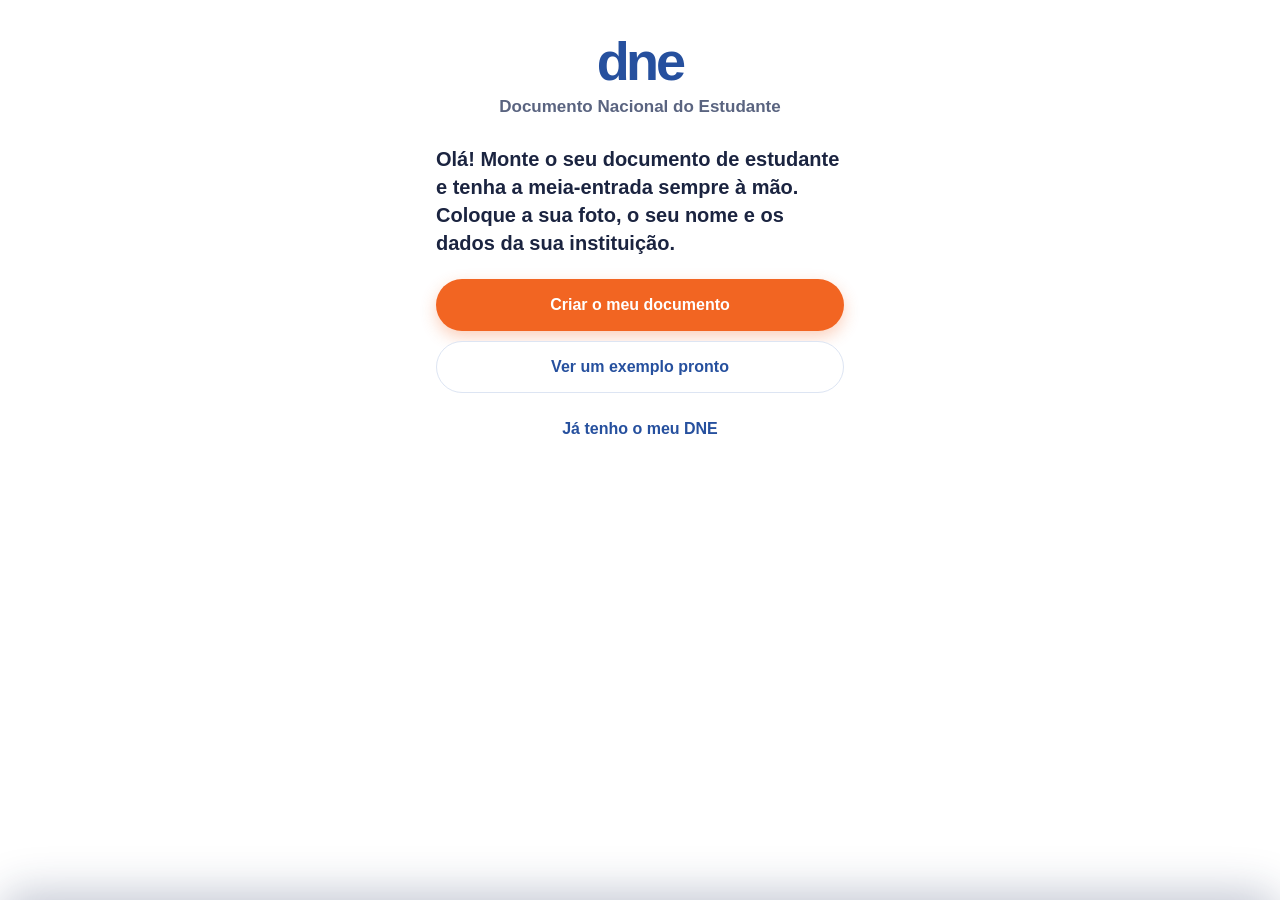
<file: dne-digital/index.html>
<!DOCTYPE html>
<!--
  ============================================================================
  RÉPLICA ACADÊMICA — SEM VALIDADE LEGAL
  ============================================================================
  Reprodução do aplicativo DNE Digital feita como trabalho de curso.
  Sem qualquer vínculo com UNE, UBES, ANPG ou com o aplicativo oficial.

  O documento montado aqui NÃO é o Documento Nacional do Estudante: não
  comprova matrícula, não dá direito a meia-entrada e não tem validade legal.
  Os dados ficam apenas no aparelho de quem abre, no localStorage; não há
  servidor, cadastro nem emissão de documento de verdade.

  USO INTERNO — NÃO PUBLICAR em endereço público. Ver NAO-PUBLICAR.md.

  A identificação de réplica também está:
    - nesta marcação e nas meta tags abaixo;
    - no atributo data-replica do elemento da carteirinha;
    - no texto legal impresso no verso do cartão;
    - no conteúdo do QR Code, com o prefixo REPLICA-ACADEMICA-SEM-VALIDADE;
    - na constante AVISO_REPLICA de js/app.js, registrada no console ao abrir.
  ============================================================================
-->
<html lang="pt-BR" data-tema="claro">
<head>
<meta charset="UTF-8">
<meta name="viewport" content="width=device-width, initial-scale=1, viewport-fit=cover, maximum-scale=1, user-scalable=no">
<title>DNE Digital</title>
<meta name="description" content="Réplica acadêmica do aplicativo DNE Digital, feita como trabalho de curso. Não possui validade legal.">
<meta name="replica" content="academica">
<meta name="validade-legal" content="nenhuma">
<meta name="uso" content="interno-academico-nao-publicar">
<meta name="robots" content="noindex, nofollow">

<!-- Ajustes para instalação como app no iPhone (Adicionar à Tela de Início) -->
<meta name="apple-mobile-web-app-capable" content="yes">
<meta name="mobile-web-app-capable" content="yes">
<meta name="apple-mobile-web-app-status-bar-style" content="black-translucent">
<meta name="apple-mobile-web-app-title" content="DNE Digital">
<meta name="theme-color" content="#0d1e4d">
<link rel="manifest" href="manifest.webmanifest">
<link rel="apple-touch-icon" href="assets/icone-180.png">
<link rel="icon" href="assets/icone-180.png">
<link rel="stylesheet" href="css/app.css">
</head>
<body>

<!-- ===================== biblioteca de ícones (SVG) ===================== -->
<svg width="0" height="0" style="position:absolute" aria-hidden="true">
  <defs>
    <g id="i-inicio" fill="none" stroke="currentColor" stroke-width="1.8" stroke-linecap="round" stroke-linejoin="round"><path d="M3 10.5 12 3l9 7.5"/><path d="M5 9.5V20a1 1 0 0 0 1 1h4v-6h4v6h4a1 1 0 0 0 1-1V9.5"/></g>
    <g id="i-carteira" fill="none" stroke="currentColor" stroke-width="1.8" stroke-linecap="round" stroke-linejoin="round"><rect x="2.5" y="5" width="19" height="14" rx="2.5"/><circle cx="8.5" cy="11" r="2.2"/><path d="M5.5 16.2c.6-1.5 1.7-2.2 3-2.2s2.4.7 3 2.2M14.5 9.8h4M14.5 13h4"/></g>
    <g id="i-beneficio" fill="none" stroke="currentColor" stroke-width="1.8" stroke-linecap="round" stroke-linejoin="round"><path d="M20.6 12.6 12.6 20.6a2 2 0 0 1-2.8 0l-6.4-6.4a2 2 0 0 1-.6-1.4V4.5a2 2 0 0 1 2-2h8.3a2 2 0 0 1 1.4.6l6.1 6.1a2 2 0 0 1 0 2.8Z"/><circle cx="7.8" cy="7.8" r="1.4"/></g>
    <g id="i-perfil" fill="none" stroke="currentColor" stroke-width="1.8" stroke-linecap="round" stroke-linejoin="round"><circle cx="12" cy="8" r="3.6"/><path d="M4.5 20c.7-3.7 3.8-5.6 7.5-5.6s6.8 1.9 7.5 5.6"/></g>
    <g id="i-qr" fill="none" stroke="currentColor" stroke-width="1.8" stroke-linecap="round" stroke-linejoin="round"><rect x="3" y="3" width="7" height="7" rx="1.5"/><rect x="14" y="3" width="7" height="7" rx="1.5"/><rect x="3" y="14" width="7" height="7" rx="1.5"/><path d="M14 14h3v3h-3zM20 14v3M14 20h3M20 20h1"/></g>
    <g id="i-renovar" fill="none" stroke="currentColor" stroke-width="1.8" stroke-linecap="round" stroke-linejoin="round"><path d="M20 11a8 8 0 0 0-14-4.5L4 9"/><path d="M4 4v5h5"/><path d="M4 13a8 8 0 0 0 14 4.5L20 15"/><path d="M20 20v-5h-5"/></g>
    <g id="i-onibus" fill="none" stroke="currentColor" stroke-width="1.8" stroke-linecap="round" stroke-linejoin="round"><rect x="4" y="3.5" width="16" height="14" rx="3"/><path d="M4 11h16M7.5 21v-3.5M16.5 21v-3.5"/><circle cx="8" cy="14.3" r="1"/><circle cx="16" cy="14.3" r="1"/></g>
    <g id="i-globo" fill="none" stroke="currentColor" stroke-width="1.8" stroke-linecap="round" stroke-linejoin="round"><circle cx="12" cy="12" r="9"/><path d="M3 12h18M12 3c2.5 2.8 2.5 15.2 0 18M12 3c-2.5 2.8-2.5 15.2 0 18"/></g>
    <g id="i-busca" fill="none" stroke="currentColor" stroke-width="2" stroke-linecap="round"><circle cx="10.5" cy="10.5" r="6.5"/><path d="M15.5 15.5 21 21"/></g>
    <g id="i-seta-dir" fill="none" stroke="currentColor" stroke-width="2" stroke-linecap="round" stroke-linejoin="round"><path d="m9 5 7 7-7 7"/></g>
    <g id="i-seta-esq" fill="none" stroke="currentColor" stroke-width="2.2" stroke-linecap="round" stroke-linejoin="round"><path d="m15 5-7 7 7 7"/></g>
    <g id="i-check" fill="none" stroke="currentColor" stroke-width="2.6" stroke-linecap="round" stroke-linejoin="round"><path d="m4 12.5 5.5 5.5L20 6.5"/></g>
    <g id="i-info" fill="none" stroke="currentColor" stroke-width="1.8" stroke-linecap="round" stroke-linejoin="round"><circle cx="12" cy="12" r="9"/><path d="M12 11v5.5M12 7.6h.01"/></g>
    <g id="i-camera" fill="none" stroke="currentColor" stroke-width="1.8" stroke-linecap="round" stroke-linejoin="round"><path d="M3 8.5A2 2 0 0 1 5 6.5h2l1.3-2h7.4L17 6.5h2a2 2 0 0 1 2 2v9a2 2 0 0 1-2 2H5a2 2 0 0 1-2-2Z"/><circle cx="12" cy="12.8" r="3.6"/></g>
    <g id="i-arquivo" fill="none" stroke="currentColor" stroke-width="1.8" stroke-linecap="round" stroke-linejoin="round"><path d="M14 3H7a2 2 0 0 0-2 2v14a2 2 0 0 0 2 2h10a2 2 0 0 0 2-2V8Z"/><path d="M14 3v5h5M9 13h6M9 17h4"/></g>
    <g id="i-escudo" fill="none" stroke="currentColor" stroke-width="1.8" stroke-linecap="round" stroke-linejoin="round"><path d="M12 2.6 4.5 5.8v6c0 4.5 3.1 8.2 7.5 9.6 4.4-1.4 7.5-5.1 7.5-9.6v-6Z"/><path d="m8.8 12 2.2 2.2 4.2-4.4"/></g>
    <g id="i-lua" fill="none" stroke="currentColor" stroke-width="1.8" stroke-linecap="round" stroke-linejoin="round"><path d="M20 14.2A8.4 8.4 0 0 1 9.8 4 8.5 8.5 0 1 0 20 14.2Z"/></g>
    <g id="i-sair" fill="none" stroke="currentColor" stroke-width="1.8" stroke-linecap="round" stroke-linejoin="round"><path d="M14 3h3.5a2 2 0 0 1 2 2v14a2 2 0 0 1-2 2H14"/><path d="M10 8 6 12l4 4M6 12h9"/></g>
    <g id="i-copiar" fill="none" stroke="currentColor" stroke-width="1.9" stroke-linecap="round" stroke-linejoin="round"><rect x="9" y="9" width="11.5" height="11.5" rx="2.5"/><path d="M15 6.5A2.5 2.5 0 0 0 12.5 4h-6A2.5 2.5 0 0 0 4 6.5v6A2.5 2.5 0 0 0 6.5 15"/></g>
    <g id="i-wallet" fill="none" stroke="currentColor" stroke-width="1.8" stroke-linecap="round" stroke-linejoin="round"><path d="M3 7.5A2.5 2.5 0 0 1 5.5 5H18a2.5 2.5 0 0 1 2.5 2.5v9A2.5 2.5 0 0 1 18 19H5.5A2.5 2.5 0 0 1 3 16.5Z"/><path d="M3 9.5h11a2 2 0 0 1 2 2v1a2 2 0 0 1-2 2H3"/><circle cx="12.5" cy="12" r=".9" fill="currentColor" stroke="none"/></g>
    <g id="i-virar" fill="none" stroke="currentColor" stroke-width="1.8" stroke-linecap="round" stroke-linejoin="round"><path d="M3 8h13a4.5 4.5 0 0 1 0 9h-2"/><path d="m6.5 4.5-3.5 3.5 3.5 3.5"/></g>
  </defs>
</svg>

<div id="splash" aria-hidden="true"><span class="logo-dne">dne</span></div>

<div id="app">

<!-- ============================== LOGIN ============================== -->
<section class="tela" id="tela-login" aria-label="Entrar">
  <div class="login-corpo">
    <div class="login-marca">
      <div class="logo-dne">dne</div>
      <p>Documento Nacional do Estudante</p>
    </div>

    <!-- primeira abertura: a pessoa monta o próprio documento -->
    <div id="bloco-boas-vindas">
      <p class="abertura-txt">
        Olá! Monte o seu documento de estudante e tenha a meia-entrada sempre à mão.
        Coloque a sua foto, o seu nome e os dados da sua instituição.
      </p>
      <div class="pilha">
        <button class="btn" type="button" data-ir="solicitar">Criar o meu documento</button>
        <button class="btn secundario" type="button" id="btn-demo">Ver um exemplo pronto</button>
        <button class="btn fantasma" type="button" id="btn-mostrar-login">Já tenho o meu DNE</button>
      </div>
    </div>

    <!-- entrada por CPF e senha, no formato do aplicativo original -->
    <form id="form-login" novalidate hidden>
      <p class="abertura-txt">
        Que bom te ver de novo. Para começar, informe o seu CPF.
      </p>
      <div class="campo-linha" id="cf-login-cpf">
        <label for="login-cpf">CPF</label>
        <input id="login-cpf" name="cpf" type="tel" inputmode="numeric" autocomplete="username"
               placeholder="000.000.000-00" maxlength="14">
        <p class="ajuda">Digite apenas números</p>
        <p class="erro">Informe um CPF válido.</p>
      </div>
      <div class="campo-linha" id="cf-login-senha">
        <label for="login-senha">Senha</label>
        <input id="login-senha" name="senha" type="password" autocomplete="current-password" placeholder="••••••">
        <p class="erro">A senha precisa ter ao menos 4 caracteres.</p>
      </div>
      <div class="pilha mt-24">
        <button class="btn" type="submit">Continuar</button>
        <button class="btn fantasma" type="button" id="btn-voltar-boas-vindas">Voltar</button>
      </div>
    </form>

  </div>
</section>

<!-- ============================== INÍCIO ============================== -->
<section class="tela" id="tela-inicio" aria-label="Início">
  <header class="topo topo-marca">
    <span class="logo-dne">dne</span>
    <span class="selos" aria-label="Entidades estudantis">
      <span class="selo une">UNE</span><span class="selo ubes">UBES</span><span class="selo anpg">ANPG</span>
    </span>
  </header>
  <div class="conteudo">
    <p class="saudacao">Olá,<strong id="inicio-nome">—</strong></p>

    <button class="resumo-carteira mt-16" type="button" data-ir="carteirinha">
      <img class="foto-mini" id="inicio-foto" alt="" src="assets/foto-exemplo.svg">
      <span class="txt">
        <strong id="inicio-inst">—</strong>
        <span id="inicio-status">—</span>
      </span>
      <svg class="seta" width="20" height="20"><use href="#i-seta-dir"/></svg>
    </button>

    <div class="atalhos">
      <button class="atalho" type="button" data-ir="apresentar"><span class="bolha"><svg><use href="#i-qr"/></svg></span>Apresentar</button>
      <button class="atalho" type="button" data-ir="solicitar"><span class="bolha"><svg><use href="#i-renovar"/></svg></span>Renovar</button>
      <button class="atalho" type="button" data-ir="transporte"><span class="bolha"><svg><use href="#i-onibus"/></svg></span>Transporte</button>
      <button class="atalho" type="button" data-ir="internacional"><span class="bolha"><svg><use href="#i-globo"/></svg></span>ISIC</button>
    </div>

    <div class="secao-titulo"><h2>Seu documento</h2></div>
    <div class="card">
      <div class="lista-dados" id="inicio-dados"></div>
      <button class="btn mt-16" type="button" data-ir="apresentar">Apresentar documento</button>
    </div>

    <div class="secao-titulo">
      <h2>Benefícios em destaque</h2>
      <a href="#/beneficios">Ver todos</a>
    </div>
    <div id="inicio-beneficios"></div>
  </div>
</section>

<!-- =========================== CARTEIRINHA =========================== -->
<section class="tela" id="tela-carteirinha" aria-label="Carteirinha">
  <header class="topo topo-marca">
    <span class="logo-dne">dne</span>
    <span class="selos" aria-label="Entidades estudantis">
      <span class="selo une">UNE</span><span class="selo ubes">UBES</span><span class="selo anpg">ANPG</span>
    </span>
  </header>

  <div class="conteudo">

    <!-- faixa de aviso, no formato do aplicativo original -->
    <div class="banner">
      <div class="balao">
        <span class="emoji">🎉</span>
        <span>
          <strong>Uhul! Chegou!</strong>
          <span id="banner-texto">Desbloqueie o seu DNE e aproveite.</span>
        </span>
      </div>
      <button class="btn-redondo" type="button" id="btn-apresentar-topo" aria-label="Apresentar documento">
        <svg><use href="#i-qr"/></svg>
      </button>
    </div>

    <!-- documento -->
    <div class="cartao" id="carteira" role="img" aria-label="Documento do estudante"
         data-replica="academica" data-validade-legal="nenhuma">

      <div class="cartao-linha">
        <div class="tile tile-foto">
          <img id="cart-foto" alt="Foto do estudante" src="assets/foto-exemplo.svg">
        </div>
        <div class="tile tile-qr">
          <div class="qr" id="cart-qr"></div>
          <span class="numero" id="cart-codigo">—</span>
        </div>
      </div>

      <div class="tile tile-dados">
        <div class="cartao-nome" id="cart-nome">—</div>
        <p class="cartao-campo">Ins. Ensino: <b id="cart-inst">—</b></p>
        <p class="cartao-campo">Curso: <b id="cart-curso">—</b></p>
        <p class="cartao-campo">Nível de ensino: <b id="cart-nivel">—</b></p>
        <p class="cartao-campo">CPF: <b id="cart-cpf">—</b></p>
        <p class="cartao-campo">Data de Nasc.: <b id="cart-nasc">—</b></p>
        <p class="cartao-campo">Validade: <b id="cart-validade">—</b></p>
        <p style="margin:11px 0 0"><span class="selo-validade" id="selo-validade"><i class="ponto"></i><span>Válido</span></span></p>
      </div>
    </div>

    <div class="wallet-apple">
      <button class="btn escuro" type="button" id="btn-wallet">
        <svg width="19" height="19"><use href="#i-wallet"/></svg>
        <span id="btn-wallet-txt">Adicionar à Carteira da Apple</span>
      </button>
    </div>

    <div class="pilha mt-16">
      <button class="btn" type="button" data-ir="apresentar">
        <svg width="19" height="19"><use href="#i-qr"/></svg> Apresentar documento
      </button>
      <button class="btn secundario" type="button" data-ir="certificado">
        <svg width="19" height="19"><use href="#i-escudo"/></svg> Ver certificado
      </button>
    </div>

    <div class="secao-titulo"><h2>Dados completos</h2></div>
    <div class="card"><div class="lista-dados" id="carteirinha-dados"></div></div>

    <div class="aviso mt-16">
      <svg><use href="#i-escudo"/></svg>
      <span>O QR Code é regerado a cada 60 segundos com um código de verificação novo.</span>
    </div>

    <button class="btn secundario mt-16" type="button" data-ir="solicitar">Editar dados do documento</button>
  </div>
</section>

<!-- =========================== CERTIFICADO =========================== -->
<section class="tela" id="tela-certificado" aria-label="Certificado">
  <header class="topo">
    <button class="voltar" type="button" data-voltar><svg width="20" height="20"><use href="#i-seta-esq"/></svg> Voltar</button>
    <h1 style="font-size:17px">Certificado</h1>
    <span style="width:70px"></span>
  </header>
  <div class="conteudo">
    <p class="validado-titulo">Validado</p>
    <p class="validado-sub">no portal da meia-entrada</p>

    <div class="card">
      <div class="cert-marca">
        <span class="icone"><svg><use href="#i-check"/></svg></span>
        <span>
          <span class="nome">MEIA-ENTRADA</span>
          <span class="dom">ORG.BR</span>
        </span>
      </div>
      <p class="cert-texto" id="cert-texto">—</p>

      <div class="pem">
        <div class="pem-topo">
          <span>Certificado de Atributo (PEM)</span>
          <button type="button" id="btn-copiar-pem">
            <svg><use href="#i-copiar"/></svg> COPIAR
          </button>
        </div>
        <div class="pem-corpo" id="pem-corpo"></div>
      </div>
    </div>

    <div class="card mt-16">
      <div class="lista-dados" id="cert-dados"></div>
    </div>
  </div>
</section>

<!-- ========================== APRESENTAR QR ========================== -->
<section class="tela" id="tela-apresentar" aria-label="Apresentar documento">
  <div class="apresentar-corpo">
    <div class="qr-grande" id="qr-grande"></div>
    <div>
      <div class="apresentar-nome" id="apres-nome">—</div>
      <div class="apresentar-sub" id="apres-sub">—</div>
    </div>
    <div class="contador">
      <span id="contador-txt">60s</span>
      <span class="barra"><i id="contador-barra" style="width:100%"></i></span>
    </div>
    <div class="codigo-token" id="apres-token">—</div>
    <p class="apresentar-sub" style="max-width:320px">
      Aumente o brilho da tela e aproxime o QR Code do leitor. A bilheteria confere
      o código no validador oficial da meia-entrada.
    </p>
    <button class="btn secundario" type="button" id="btn-fechar-apresentar" style="max-width:280px">Fechar</button>
  </div>
</section>

<!-- =========================== BENEFÍCIOS =========================== -->
<section class="tela" id="tela-beneficios" aria-label="Benefícios">
  <header class="topo"><h1>Benefícios</h1></header>
  <div class="conteudo">
    <div class="busca">
      <svg><use href="#i-busca"/></svg>
      <input id="busca-beneficios" type="search" placeholder="Buscar parceiro ou benefício" aria-label="Buscar benefício">
    </div>
    <div class="chips" id="chips-categorias"></div>
    <div id="lista-beneficios"></div>
  </div>
</section>

<!-- ====================== DETALHE DO BENEFÍCIO ====================== -->
<section class="tela" id="tela-beneficio" aria-label="Detalhe do benefício">
  <header class="topo">
    <button class="voltar" type="button" data-voltar><svg width="20" height="20"><use href="#i-seta-esq"/></svg> Benefícios</button>
  </header>
  <div class="conteudo" id="detalhe-beneficio"></div>
</section>

<!-- ==================== SOLICITAR / RENOVAR (wizard) ================= -->
<section class="tela" id="tela-solicitar" aria-label="Solicitar documento">
  <header class="topo">
    <button class="voltar" type="button" id="btn-passo-anterior"><svg width="20" height="20"><use href="#i-seta-esq"/></svg> Voltar</button>
    <h1 style="font-size:17px;text-align:center" id="titulo-solicitar">Solicitar DNE</h1>
    <span style="width:70px"></span>
  </header>
  <div class="conteudo">
    <div class="passos" id="passos-barra" aria-hidden="true"></div>
    <form id="form-solicitar" novalidate>

      <!-- passo 1 -->
      <div class="passo" data-passo="0">
        <p class="passo-rot">Passo 1 de 5</p>
        <h2 class="mb-8">Dados pessoais</h2>
        <p class="texto-2" style="margin:0 0 18px">Preencha com os seus dados. Nada sai deste aparelho.</p>
        <div class="campo-form" id="cf-nome">
          <label for="sol-nome">Nome completo</label>
          <input id="sol-nome" name="nome" type="text" autocomplete="name" placeholder="Nome como consta no documento">
          <p class="erro">Informe nome e sobrenome.</p>
        </div>
        <div class="campo-form" id="cf-cpf">
          <label for="sol-cpf">CPF</label>
          <input id="sol-cpf" name="cpf" type="tel" inputmode="numeric" placeholder="000.000.000-00" maxlength="14">
          <p class="erro">CPF inválido — confira os dígitos verificadores.</p>
        </div>
        <div class="campo-form" id="cf-nasc">
          <label for="sol-nasc">Data de nascimento</label>
          <input id="sol-nasc" name="nascimento" type="date">
          <p class="erro">Informe uma data de nascimento válida.</p>
        </div>
        <div class="campo-form" id="cf-email">
          <label for="sol-email">E-mail</label>
          <input id="sol-email" name="email" type="email" inputmode="email" autocomplete="email" placeholder="voce@exemplo.com">
          <p class="erro">Informe um e-mail válido.</p>
        </div>
      </div>

      <!-- passo 2 -->
      <div class="passo" data-passo="1" hidden>
        <p class="passo-rot">Passo 2 de 5</p>
        <h2 class="mb-8">Instituição e curso</h2>
        <p class="texto-2" style="margin:0 0 18px">A entidade emissora é definida pelo nível de ensino.</p>
        <div class="campo-form" id="cf-nivel">
          <label for="sol-nivel">Nível de ensino</label>
          <select id="sol-nivel" name="nivel"></select>
          <p class="ajuda" id="ajuda-entidade">—</p>
        </div>
        <div class="campo-form" id="cf-inst">
          <label for="sol-inst">Instituição de ensino</label>
          <select id="sol-inst" name="instituicao"></select>
          <p class="erro">Selecione a instituição.</p>
        </div>
        <div class="campo-form" id="cf-curso">
          <label for="sol-curso">Curso</label>
          <select id="sol-curso" name="curso"></select>
          <p class="erro">Selecione o curso.</p>
        </div>
        <div class="campo-form" id="cf-matricula">
          <label for="sol-matricula">Número de matrícula</label>
          <input id="sol-matricula" name="matricula" type="tel" inputmode="numeric" placeholder="Somente números" maxlength="14">
          <p class="erro">Informe a matrícula (mínimo 4 dígitos).</p>
        </div>
      </div>

      <!-- passo 3 -->
      <div class="passo" data-passo="2" hidden>
        <p class="passo-rot">Passo 3 de 5</p>
        <h2 class="mb-8">Foto e comprovante</h2>
        <p class="texto-2" style="margin:0 0 18px">A foto fica salva apenas neste aparelho, no armazenamento do navegador. Nada é enviado para lugar nenhum.</p>

        <label class="upload" id="upload-foto">
          <input type="file" accept="image/*" id="sol-foto" aria-label="Enviar foto do estudante">
          <img id="previa-foto" alt="Prévia da foto enviada" hidden>
          <span id="upload-foto-txt">
            <svg class="icone"><use href="#i-camera"/></svg><br>
            <strong>Foto 3x4</strong><br>Toque para escolher ou tirar uma foto
          </span>
        </label>
        <p class="erro" id="erro-foto" style="display:none;color:var(--vermelho);font-size:12.5px;font-weight:600;margin-top:6px">Envie uma foto para continuar.</p>

        <label class="upload mt-16" id="upload-doc">
          <input type="file" accept="image/*,application/pdf" id="sol-doc" aria-label="Enviar comprovante de matrícula">
          <span id="upload-doc-txt">
            <svg class="icone"><use href="#i-arquivo"/></svg><br>
            <strong>Comprovante de matrícula</strong><br>Imagem ou PDF · opcional
          </span>
        </label>
        <p class="erro" id="erro-doc" style="display:none;color:var(--vermelho);font-size:12.5px;font-weight:600;margin-top:6px">Envie o comprovante para continuar.</p>
      </div>

      <!-- passo 4 -->
      <div class="passo" data-passo="3" hidden>
        <p class="passo-rot">Passo 4 de 5</p>
        <h2 class="mb-8">Pagamento</h2>
        <p class="texto-2" style="margin:0 0 18px">Pagamento simulado: nenhuma cobrança real é feita.</p>
        <div class="card">
          <div class="lista-dados" id="resumo-pedido"></div>
        </div>
        <div class="card mt-16 centro">
          <p class="texto-2 mb-8">Pague com Pix — aponte a câmera para o código</p>
          <div id="qr-pix" style="width:190px;margin:0 auto;background:#fff;padding:10px;border-radius:12px"></div>
          <p class="texto-2 mt-16" style="font-family:ui-monospace,Menlo,monospace;font-size:11px;word-break:break-all" id="pix-copia"></p>
        </div>
        <div class="aviso mt-16"><svg><use href="#i-info"/></svg><span>O código Pix acima é fictício e aponta para um destinatário inexistente.</span></div>
      </div>

      <!-- passo 5 -->
      <div class="passo centro" data-passo="4" hidden>
        <div class="sucesso-icone"><svg><use href="#i-check"/></svg></div>
        <h2 class="mb-8">Documento emitido</h2>
        <p class="texto-2">Seu documento de demonstração já está disponível na aba Carteirinha.</p>
        <div class="card mt-24" style="text-align:left"><div class="lista-dados" id="resumo-emitido"></div></div>
      </div>

      <button class="btn mt-24" type="submit" id="btn-passo-proximo">Continuar</button>
      <button class="btn fantasma" type="button" id="btn-cancelar-solicitacao">Cancelar</button>
    </form>
  </div>
</section>

<!-- ============================ TRANSPORTE ========================== -->
<section class="tela" id="tela-transporte" aria-label="Crédito de transporte">
  <header class="topo">
    <button class="voltar" type="button" data-voltar><svg width="20" height="20"><use href="#i-seta-esq"/></svg> Início</button>
    <h1 style="font-size:17px">Transporte</h1>
    <span style="width:70px"></span>
  </header>
  <div class="conteudo">
    <div class="resumo-carteira" style="display:block;text-align:center;padding:24px 16px">
      <p style="margin:0;font-size:12.5px;opacity:.78;text-transform:uppercase;letter-spacing:.08em">Saldo do Bilhete Único Estudante</p>
      <p style="margin:6px 0 0;font-size:36px;font-weight:800" id="saldo-transporte">R$ 0,00</p>
    </div>

    <div class="secao-titulo"><h2>Recarregar</h2></div>
    <div class="chips" id="chips-recarga"></div>
    <button class="btn" type="button" id="btn-recarregar">Recarregar</button>

    <div class="secao-titulo"><h2>Últimas movimentações</h2></div>
    <div class="card"><div class="lista-dados" id="extrato-transporte"></div></div>

    <div class="aviso mt-16"><svg><use href="#i-info"/></svg><span>Recarga simulada: o saldo muda apenas neste aparelho e nenhuma transação é feita.</span></div>
  </div>
</section>

<!-- ========================== ISIC (internacional) =================== -->
<section class="tela" id="tela-internacional" aria-label="Carteira internacional">
  <header class="topo">
    <button class="voltar" type="button" data-voltar><svg width="20" height="20"><use href="#i-seta-esq"/></svg> Início</button>
    <h1 style="font-size:17px">Carteira internacional</h1>
    <span style="width:70px"></span>
  </header>
  <div class="conteudo">
    <div class="cartao cartao-isic" data-replica="academica" data-validade-legal="nenhuma">
      <div class="cartao-linha" style="align-items:stretch">
        <div class="tile tile-foto" style="flex:0 0 108px">
          <img id="isic-foto" alt="" src="assets/foto-exemplo.svg">
        </div>
        <div class="tile" style="flex:1;display:flex;flex-direction:column;justify-content:center">
          <div style="font-size:20px;font-weight:900;letter-spacing:-.02em;color:var(--azul)">ISIC</div>
          <div class="campo-rot" style="margin-bottom:8px">International Student Identity Card</div>
          <div class="campo"><div class="campo-rot">Name</div><div class="campo-val" id="isic-nome">—</div></div>
          <div class="campo"><div class="campo-rot">School</div><div class="campo-val" id="isic-inst">—</div></div>
          <div class="campo"><div class="campo-rot">Date of birth</div><div class="campo-val" id="isic-nasc">—</div></div>
        </div>
      </div>
      <div class="tile tile-dados" style="display:flex;align-items:center;justify-content:space-between;gap:12px">
        <div>
          <div class="campo-rot">Validity</div>
          <div class="campo-val" id="isic-validade" style="font-size:16px">—</div>
          <p style="margin:9px 0 0"><span class="selo-validade"><i class="ponto"></i><span>Ativa</span></span></p>
        </div>
        <div class="qr" id="isic-qr" style="width:86px;flex:none"></div>
      </div>
    </div>

    <p class="texto-2 centro">Aceita em mais de 130 países pelos parceiros da rede ISIC.</p>

    <div class="secao-titulo"><h2>O que a carteira dá acesso</h2></div>
    <div class="card">
      <ul>
        <li style="display:flex;gap:10px;padding:8px 0;font-size:14px"><svg width="17" height="17" style="color:var(--verde);flex:none;margin-top:2px"><use href="#i-check"/></svg><span>Descontos em museus, transportes e hospedagem no exterior</span></li>
        <li style="display:flex;gap:10px;padding:8px 0;font-size:14px"><svg width="17" height="17" style="color:var(--verde);flex:none;margin-top:2px"><use href="#i-check"/></svg><span>Comprovação internacional da condição de estudante</span></li>
        <li style="display:flex;gap:10px;padding:8px 0;font-size:14px"><svg width="17" height="17" style="color:var(--verde);flex:none;margin-top:2px"><use href="#i-check"/></svg><span>Tarifas reduzidas em passagens e seguros de viagem</span></li>
        <li style="display:flex;gap:10px;padding:8px 0;font-size:14px"><svg width="17" height="17" style="color:var(--verde);flex:none;margin-top:2px"><use href="#i-check"/></svg><span>Validade acompanhando a do documento nacional</span></li>
      </ul>
    </div>

    <button class="btn mt-16" type="button" data-ir="carteirinha">Ver documento nacional</button>
    <div class="aviso mt-16"><svg><use href="#i-info"/></svg><span>Gerada a partir dos mesmos dados do documento nacional.</span></div>
  </div>
</section>

<!-- ============================== PERFIL ============================= -->
<section class="tela" id="tela-perfil" aria-label="Perfil">
  <header class="topo"><h1>Perfil</h1></header>
  <div class="conteudo">
    <div class="card centro">
      <img id="perfil-foto" alt="" src="assets/foto-exemplo.svg"
           style="width:88px;height:88px;border-radius:50%;object-fit:cover;margin:4px auto 12px;border:3px solid var(--borda)">
      <h2 id="perfil-nome" style="font-size:19px">—</h2>
      <p class="texto-2" id="perfil-email" style="margin:4px 0 0">—</p>
      <label class="btn secundario pequeno" style="margin:14px auto 0;position:relative;overflow:hidden">
        Trocar foto
        <input type="file" accept="image/*" id="perfil-troca-foto" style="position:absolute;inset:0;opacity:0">
      </label>
    </div>

    <div class="secao-titulo"><h2>Meus dados</h2></div>
    <div class="card"><div class="lista-dados" id="perfil-dados"></div></div>

    <div class="secao-titulo"><h2>Preferências</h2></div>
    <div class="card">
      <label class="linha-dado" style="border:0;padding:4px 0;cursor:pointer">
        <span style="display:flex;align-items:center;gap:10px;color:var(--texto)">
          <svg width="20" height="20" style="color:var(--azul-500)"><use href="#i-lua"/></svg> Tema escuro
        </span>
        <input type="checkbox" id="toggle-tema" style="width:auto;min-height:0;transform:scale(1.3)">
      </label>
    </div>

    <div class="secao-titulo"><h2>Documento</h2></div>
    <div class="pilha">
      <button class="btn secundario" type="button" data-ir="solicitar">Editar dados do documento</button>
      <button class="btn secundario" type="button" data-ir="internacional">Carteira internacional ISIC</button>
      <button class="btn secundario" type="button" id="btn-compartilhar">Compartilhar este aplicativo</button>
      <button class="btn perigo" type="button" id="btn-limpar">Apagar dados deste aparelho</button>
      <button class="btn perigo" type="button" id="btn-sair"><svg width="18" height="18"><use href="#i-sair"/></svg> Sair</button>
    </div>

    <p class="texto-2 centro mt-24" style="font-size:12px;line-height:1.6">
      DNE Digital · versão 1.0<br>
      Os seus dados ficam apenas neste aparelho.
    </p>
  </div>
</section>

</div><!-- /#app -->

<!-- ============================== TABBAR ============================== -->
<nav class="tabbar" id="tabbar" aria-label="Navegação principal">
  <button type="button" data-ir="inicio"><svg><use href="#i-inicio"/></svg>Início</button>
  <button type="button" data-ir="carteirinha"><svg><use href="#i-carteira"/></svg>Carteirinha</button>
  <button type="button" data-ir="beneficios"><svg><use href="#i-beneficio"/></svg>Benefícios</button>
  <button type="button" data-ir="perfil"><svg><use href="#i-perfil"/></svg>Perfil</button>
</nav>

<div class="folha-fundo" id="folha-fundo"></div>
<section class="folha" id="folha-wallet" role="dialog" aria-modal="true" aria-labelledby="folha-wallet-titulo" aria-hidden="true">
  <div class="puxador"></div>
  <h2 id="folha-wallet-titulo">Adicionar à Carteira</h2>
  <p class="sub">O documento fica disponível no app Carteira do iPhone, sem precisar abrir este aplicativo.</p>

  <div class="passe">
    <div class="passe-topo">
      <div>
        <div class="logo-dne">dne</div>
        <div class="campo-rot">Documento do estudante</div>
      </div>
      <div style="text-align:right">
        <div class="campo-rot">Validade</div>
        <div class="campo-val" id="passe-validade">—</div>
      </div>
    </div>
    <div class="passe-corpo">
      <img id="passe-foto" alt="" src="assets/foto-exemplo.svg">
      <div style="min-width:0">
        <div class="campo"><div class="campo-rot">Estudante</div><div class="campo-val" id="passe-nome">—</div></div>
        <div class="campo"><div class="campo-rot">Instituição</div><div class="campo-val" id="passe-inst">—</div></div>
        <div class="campo"><div class="campo-rot">Código de uso</div><div class="campo-val" id="passe-codigo">—</div></div>
      </div>
    </div>
    <div class="passe-rodape">
      <div class="faixa" id="passe-qr"></div>
      <p class="legenda">Apresente na bilheteria</p>
    </div>
  </div>

  <div class="aviso mt-16"><svg><use href="#i-info"/></svg><span>Simulação: adicionar de verdade à Carteira exige um passe assinado com certificado da Apple.</span></div>

  <div class="pilha mt-16">
    <button class="btn" type="button" id="btn-wallet-confirmar">Adicionar</button>
    <button class="btn fantasma" type="button" id="btn-wallet-fechar">Agora não</button>
  </div>
</section>

<div class="toast" id="toast" role="status" aria-live="polite"></div>

<script src="js/qr.js"></script>
<script src="js/dados.js"></script>
<script src="js/app.js"></script>
</body>
</html>
</file>
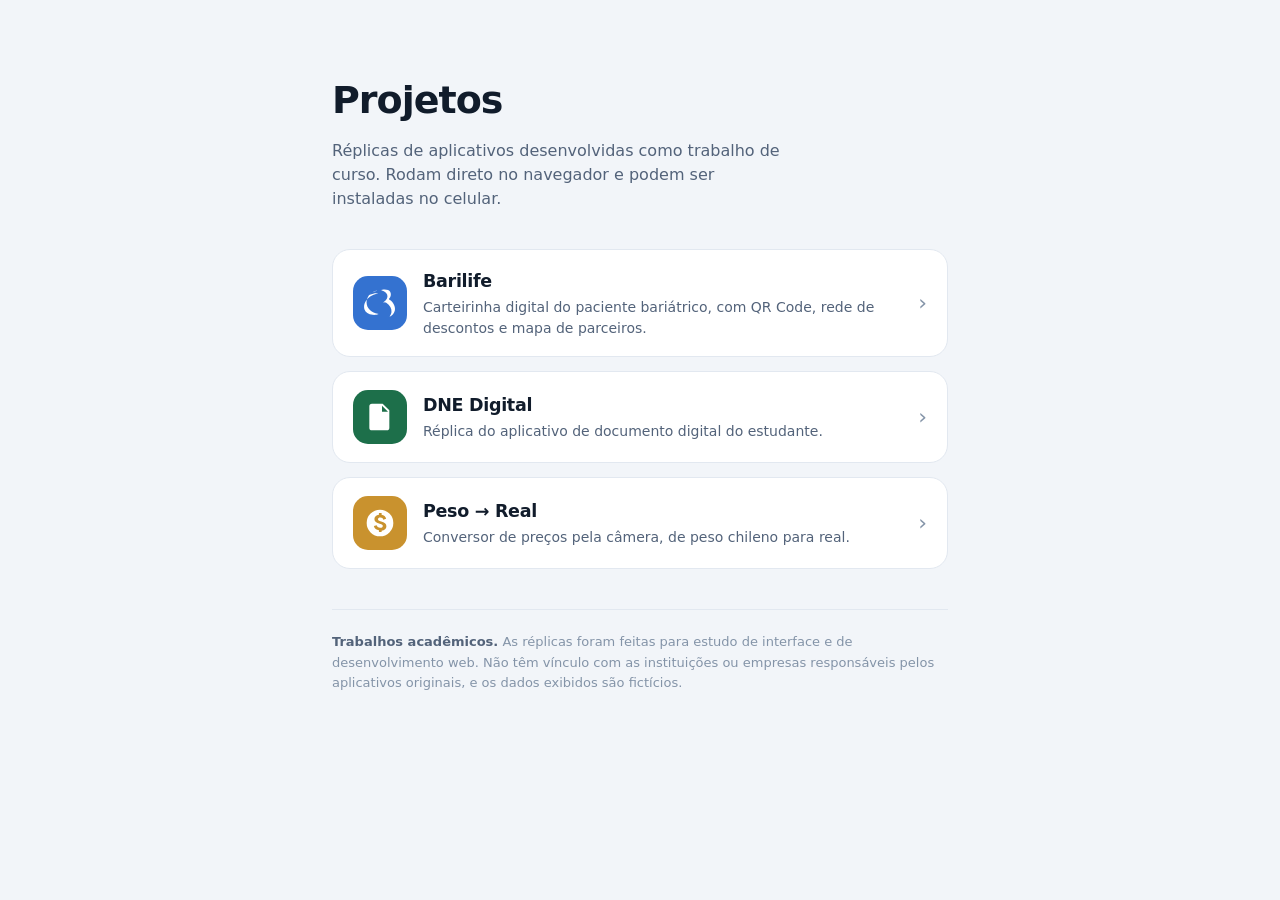
<file: projetos/index.html>
<!DOCTYPE html>
<html lang="pt-BR">
<head>
<meta charset="UTF-8">
<meta name="viewport" content="width=device-width, initial-scale=1, viewport-fit=cover">
<title>Projetos — Marcela Tatajuba</title>
<meta name="description" content="Réplicas de aplicativos desenvolvidas como trabalho de curso.">
<meta name="theme-color" content="#101826">
<style>
  :root{
    --fundo:#0E141F; --carta:#18202E; --linha:#26303F;
    --texto:#EEF3F9; --texto-2:#93A2B5; --texto-3:#6B7B8F;
    --realce:#5B9BE8;
  }
  @media (prefers-color-scheme: light){
    :root{ --fundo:#F2F5F9; --carta:#FFFFFF; --linha:#E2E8F0;
           --texto:#111C2B; --texto-2:#53637A; --texto-3:#8494A8; --realce:#1F6FD0; }
  }
  *{box-sizing:border-box;-webkit-tap-highlight-color:transparent;}
  body{margin:0;background:var(--fundo);color:var(--texto);
    font-family:ui-rounded,"SF Pro Rounded",-apple-system,BlinkMacSystemFont,"Segoe UI",system-ui,sans-serif;
    line-height:1.5;-webkit-font-smoothing:antialiased;}
  .env{max-width:660px;margin:0 auto;padding:clamp(32px,8vw,72px) 22px 56px;}
  header{margin-bottom:38px;}
  h1{font-size:clamp(28px,7vw,38px);font-weight:800;letter-spacing:-1px;margin:0 0 10px;}
  header p{color:var(--texto-2);font-size:16px;margin:0;max-width:46ch;}
  .lista{display:flex;flex-direction:column;gap:14px;}
  a.proj{display:flex;align-items:center;gap:16px;text-decoration:none;color:inherit;
    background:var(--carta);border:1px solid var(--linha);border-radius:18px;padding:18px 20px;
    transition:transform .15s ease, border-color .15s ease;}
  a.proj:hover,a.proj:focus-visible{transform:translateY(-2px);border-color:var(--realce);outline:none;}
  .ic{width:54px;height:54px;border-radius:15px;flex:0 0 auto;display:grid;place-items:center;}
  .ic svg{width:32px;height:32px;}
  .txt{flex:1;min-width:0;}
  .txt h2{font-size:17.5px;font-weight:700;margin:0 0 3px;letter-spacing:-.3px;}
  .txt p{font-size:14px;color:var(--texto-2);margin:0;line-height:1.45;}
  .seta{color:var(--texto-3);font-size:22px;flex:0 0 auto;}
  footer{margin-top:40px;padding-top:22px;border-top:1px solid var(--linha);
    color:var(--texto-3);font-size:13px;line-height:1.6;}
  footer b{color:var(--texto-2);}
</style>
</head>
<body>
<div class="env">
  <header>
    <h1>Projetos</h1>
    <p>Réplicas de aplicativos desenvolvidas como trabalho de curso. Rodam direto no navegador e podem ser instaladas no celular.</p>
  </header>

  <div class="lista">
    <a class="proj" href="../barilife/">
      <span class="ic" style="background:#3472D0">
        <svg viewBox="0 0 100 85.41" fill="#fff" aria-hidden="true"><path d="M40.6 3.3C33 4.8 25.9 8.4 20.2 13.6 12.4 20.7 8 30.2 8 40.1c0 9.6 4 18.6 11.3 25.4 6.3 5.9 14.6 9.7 23.5 10.8 2.3.3 2.6 1 .8 1.9-2.8 1.3-9.7 2-16.3 1.6C13.6 78.9 4.6 72.6 1.6 63.4-1.3 54.5.4 44 6.3 35.3 13.5 24.6 26 16.6 39.9 13.7c3.4-.7 3.7-1.4.7-1.6-6.6-.4-15.6 1.6-22.3 5-1.4.7-2 .5-1.2-.5 3.4-4.3 12.6-9.6 20.4-11.7 3.5-1 3.9-1.4 3.1-1.6Z"/><path d="M57.3 1.2c-3.9.5-4.3 1.2-1.3 2.1 8.6 2.5 14.7 7.6 16.6 13.9 2.4 7.8-1.4 16.1-9.9 21.7-2.9 1.9-2.7 2.6.6 1.9 3-.6 3.6-.4 6.3 1.4 11.4 7.6 17.4 18.2 16.3 28.7-.5 4.7-2 8.4-4.9 12.2-1.6 2-1.4 2.5.8 1.7 6.7-2.4 12.4-9.4 14.4-17.5 3.1-12.7-3.2-26.4-16.2-35.1-2.5-1.7-2.6-2-.9-3.8 5.2-5.6 6.4-13.5 3.1-20.2C78.4 1.5 68.3-.3 57.3 1.2Z"/></svg>
      </span>
      <span class="txt">
        <h2>Barilife</h2>
        <p>Carteirinha digital do paciente bariátrico, com QR Code, rede de descontos e mapa de parceiros.</p>
      </span>
      <span class="seta">›</span>
    </a>

    <a class="proj" href="../dne-digital/">
      <span class="ic" style="background:#1D6F4A">
        <svg viewBox="0 0 24 24" fill="#fff" aria-hidden="true"><path d="M6 2h8l5 5v13a2 2 0 0 1-2 2H6a2 2 0 0 1-2-2V4a2 2 0 0 1 2-2Zm7.5 1.6V8H18l-4.5-4.4ZM7.5 12h9v1.8h-9V12Zm0 3.6h9v1.8h-9v-1.8Z"/></svg>
      </span>
      <span class="txt">
        <h2>DNE Digital</h2>
        <p>Réplica do aplicativo de documento digital do estudante.</p>
      </span>
      <span class="seta">›</span>
    </a>

    <a class="proj" href="../">
      <span class="ic" style="background:#C9922E">
        <svg viewBox="0 0 24 24" fill="#fff" aria-hidden="true"><path d="M12 2a10 10 0 1 0 0 20 10 10 0 0 0 0-20Zm1.2 15.3v1.4h-2v-1.3c-1.9-.2-3.4-1.3-3.8-3.2l2.1-.5c.3 1.2 1.2 1.9 2.6 1.9 1.2 0 2-.5 2-1.4 0-.8-.5-1.2-2.3-1.7-2.5-.6-4-1.4-4-3.5 0-1.7 1.3-2.9 3.4-3.2V4.5h2v1.4c1.8.3 3 1.4 3.4 3l-2.1.6c-.3-1-1-1.6-2.2-1.6-1.1 0-1.8.5-1.8 1.3 0 .8.6 1.1 2.4 1.6 2.5.6 3.9 1.5 3.9 3.6 0 1.8-1.4 3.1-3.6 3.4Z"/></svg>
      </span>
      <span class="txt">
        <h2>Peso → Real</h2>
        <p>Conversor de preços pela câmera, de peso chileno para real.</p>
      </span>
      <span class="seta">›</span>
    </a>
  </div>

  <footer>
    <b>Trabalhos acadêmicos.</b> As réplicas foram feitas para estudo de interface e de desenvolvimento web.
    Não têm vínculo com as instituições ou empresas responsáveis pelos aplicativos originais, e os dados
    exibidos são fictícios.
  </footer>
</div>
</body>
</html>
</file>
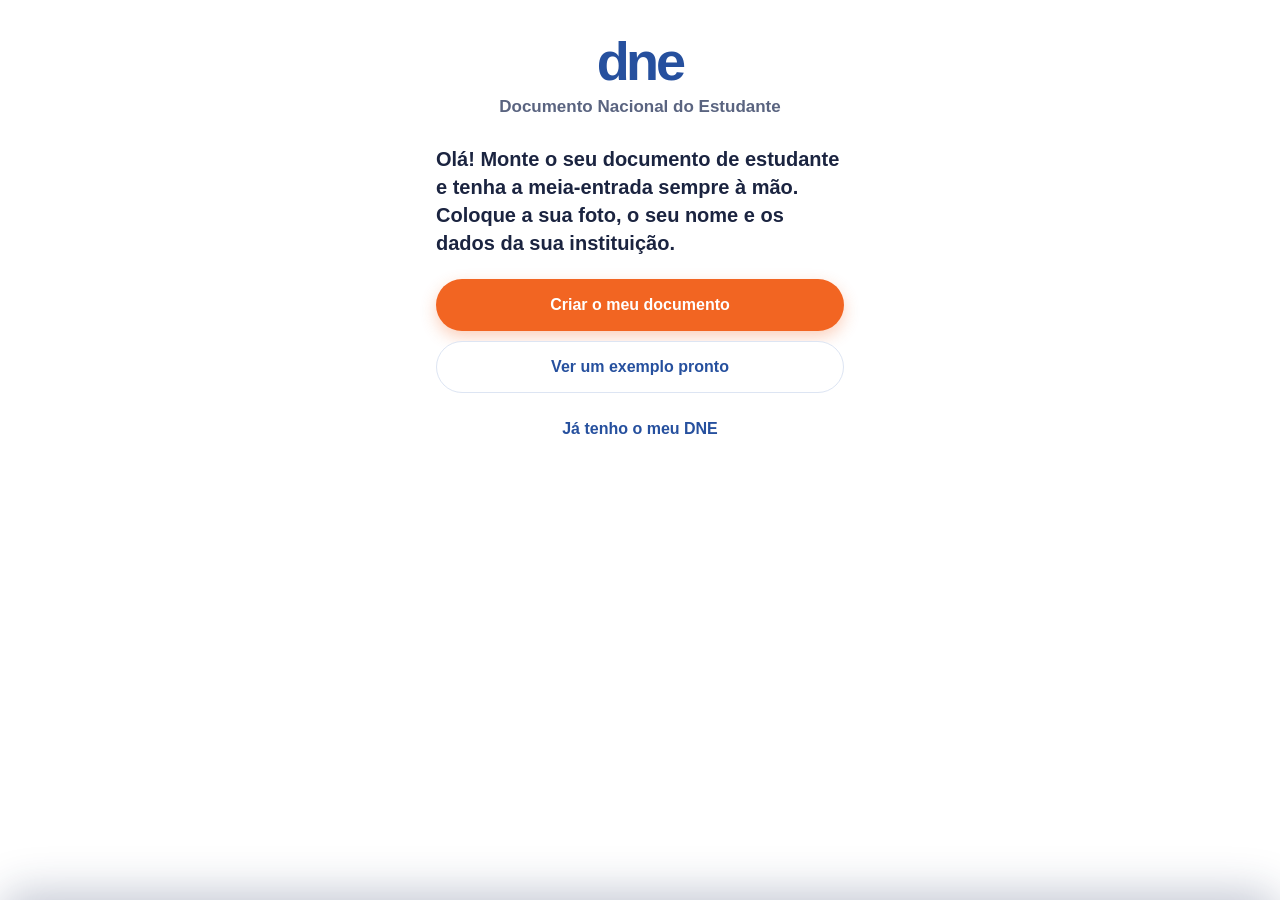
<file: dne-digital/dne-digital-replica.html>
<!DOCTYPE html>
<!--
  DNE Digital — réplica acadêmica (trabalho de curso).
  Arquivo único, gerado por construir-arquivo-unico.js. Não edite este arquivo:
  altere os originais em dne-digital/ e gere de novo.
  Sem validade legal. Dados fictícios, guardados apenas no aparelho de quem abre.
-->
<!--
  ============================================================================
  RÉPLICA ACADÊMICA — SEM VALIDADE LEGAL
  ============================================================================
  Reprodução do aplicativo DNE Digital feita como trabalho de curso.
  Sem qualquer vínculo com UNE, UBES, ANPG ou com o aplicativo oficial.

  O documento montado aqui NÃO é o Documento Nacional do Estudante: não
  comprova matrícula, não dá direito a meia-entrada e não tem validade legal.
  Os dados ficam apenas no aparelho de quem abre, no localStorage; não há
  servidor, cadastro nem emissão de documento de verdade.

  USO INTERNO — NÃO PUBLICAR em endereço público. Ver NAO-PUBLICAR.md.

  A identificação de réplica também está:
    - nesta marcação e nas meta tags abaixo;
    - no atributo data-replica do elemento da carteirinha;
    - no texto legal impresso no verso do cartão;
    - no conteúdo do QR Code, com o prefixo REPLICA-ACADEMICA-SEM-VALIDADE;
    - na constante AVISO_REPLICA de js/app.js, registrada no console ao abrir.
  ============================================================================
-->
<html lang="pt-BR" data-tema="claro">
<head>
<meta charset="UTF-8">
<meta name="viewport" content="width=device-width, initial-scale=1, viewport-fit=cover, maximum-scale=1, user-scalable=no">
<title>DNE Digital</title>
<meta name="description" content="Réplica acadêmica do aplicativo DNE Digital, feita como trabalho de curso. Não possui validade legal.">
<meta name="replica" content="academica">
<meta name="validade-legal" content="nenhuma">
<meta name="uso" content="interno-academico-nao-publicar">
<meta name="robots" content="noindex, nofollow">

<!-- Ajustes para instalação como app no iPhone (Adicionar à Tela de Início) -->
<meta name="apple-mobile-web-app-capable" content="yes">
<meta name="mobile-web-app-capable" content="yes">
<meta name="apple-mobile-web-app-status-bar-style" content="black-translucent">
<meta name="apple-mobile-web-app-title" content="DNE Digital">
<meta name="theme-color" content="#0d1e4d">
<!-- sem manifest: neste formato o app é um arquivo só -->
<link rel="apple-touch-icon" href="[data-uri]">
<link rel="icon" href="[data-uri]">
<style>
/* =========================================================================
   DNE Digital — reprodução acadêmica (uso interno, não publicar)
   Padrão visual seguindo o aplicativo original: tema claro, tipografia
   arredondada, azul na marca, laranja nas ações e faixa colorida no cartão.
   ========================================================================= */

/* ------------------------------------------------------------- variáveis */
:root {
  --azul:        #26509e;
  --azul-forte:  #1b3a78;
  --azul-suave:  #eaf0fb;
  --laranja:     #f26522;
  --laranja-esc: #d4511a;
  --roxo:        #8e3e7e;
  --magenta:     #bd4a80;
  --verde:       #16a34a;
  --verde-cl:    #e4f7ea;
  --vermelho:    #d92d20;

  --fundo:        #e9eef8;
  --superficie:   #ffffff;
  --superficie-2: #f3f6fd;
  --borda:        #dde5f3;
  --texto:        #1b2440;
  --texto-2:      #5a6480;
  --texto-3:      #939cb4;

  --sombra-1: 0 1px 2px rgba(27, 42, 90, .05), 0 2px 6px rgba(27, 42, 90, .05);
  --sombra-2: 0 6px 18px rgba(27, 42, 90, .09);
  --sombra-3: 0 18px 44px rgba(27, 42, 90, .16);

  --raio:    16px;
  --raio-lg: 22px;
  --topo:    env(safe-area-inset-top, 0px);
  --base:    env(safe-area-inset-bottom, 0px);
  --tabbar:  62px;

  --fonte: "Nunito", "Quicksand", ui-rounded, "SF Pro Rounded",
           -apple-system, BlinkMacSystemFont, "Segoe UI", Roboto, sans-serif;
}

html[data-tema="escuro"] {
  --fundo:        #101627;
  --superficie:   #19203a;
  --superficie-2: #212a48;
  --borda:        #2b3555;
  --texto:        #eef2fb;
  --texto-2:      #a3adc8;
  --texto-3:      #77819c;
  --azul-suave:   #1d2949;
  --verde-cl:     #102c1c;
  --sombra-1: 0 1px 3px rgba(0, 0, 0, .4);
  --sombra-2: 0 6px 18px rgba(0, 0, 0, .45);
  --sombra-3: 0 18px 44px rgba(0, 0, 0, .6);
  color-scheme: dark;
}

/* ------------------------------------------------------------------ reset */
* { box-sizing: border-box; -webkit-tap-highlight-color: transparent; }

html, body { margin: 0; height: 100%; overscroll-behavior-y: none; }

body {
  background: var(--fundo);
  color: var(--texto);
  font: 400 16px/1.45 var(--fonte);
  -webkit-font-smoothing: antialiased;
}

button, input, select, textarea { font: inherit; color: inherit; }
button { border: 0; background: none; cursor: pointer; }
a { color: var(--azul); text-decoration: none; }
img { max-width: 100%; display: block; }
h1, h2, h3 { margin: 0; line-height: 1.2; }
ul { margin: 0; padding: 0; list-style: none; }
:focus-visible { outline: 2px solid var(--azul); outline-offset: 2px; border-radius: 6px; }

/* --------------------------------------------------------------- estrutura */
#app { min-height: 100%; padding-bottom: calc(var(--tabbar) + var(--base)); }
body.sem-tabbar #app { padding-bottom: var(--base); }

.tela { display: none; animation: entra .22s ease both; }
.tela.ativa { display: block; }
@keyframes entra { from { opacity: 0; transform: translateY(6px); } to { opacity: 1; transform: none; } }

.conteudo { padding: 14px 16px; max-width: 560px; margin: 0 auto; }

/* ------------------------------------------------------------------- marca */
.logo-dne {
  font-family: var(--fonte);
  font-weight: 800;
  font-size: 30px;
  letter-spacing: -.055em;
  color: var(--azul);
  line-height: 1;
  display: inline-block;
}
.logo-dne::first-letter { letter-spacing: -.07em; }

.selos { display: flex; gap: 6px; align-items: center; }
.selo {
  width: 30px; height: 30px; border-radius: 50%;
  display: grid; place-items: center;
  font-size: 7.5px; font-weight: 800; letter-spacing: -.02em;
  color: #fff; border: 2px solid #fff;
  box-shadow: 0 1px 3px rgba(27, 42, 90, .2);
}
.selo.une  { background: linear-gradient(140deg, #2f6fd0, #1c4694); }
.selo.ubes { background: linear-gradient(140deg, #2fa564, #157a44); }
.selo.anpg { background: linear-gradient(140deg, #8e3e7e, #66285a); font-size: 6.5px; }

/* ---------------------------------------------------------------- cabeçalho */
.topo {
  position: sticky; top: 0; z-index: 40;
  padding: calc(var(--topo) + 12px) 16px 12px;
  background: color-mix(in srgb, var(--fundo) 90%, transparent);
  backdrop-filter: saturate(180%) blur(16px);
  -webkit-backdrop-filter: saturate(180%) blur(16px);
  border-bottom: 1px solid transparent;
  display: flex; align-items: center; gap: 10px;
  transition: border-color .2s;
}
.topo.rolado { border-bottom-color: var(--borda); }
.topo h1 { font-size: 19px; font-weight: 800; flex: 1; letter-spacing: -.01em; }
.topo .voltar { font-size: 15px; color: var(--azul); font-weight: 700; display: flex; align-items: center; gap: 2px; margin-left: -6px; }
.topo-acao { color: var(--azul); font-weight: 700; font-size: 15px; }
.topo-marca { justify-content: space-between; }

/* ------------------------------------------------------------------ tabbar */
.tabbar {
  position: fixed; left: 0; right: 0; bottom: 0; z-index: 50;
  display: grid; grid-template-columns: repeat(4, 1fr);
  padding-bottom: var(--base);
  background: color-mix(in srgb, var(--superficie) 92%, transparent);
  backdrop-filter: saturate(180%) blur(20px);
  -webkit-backdrop-filter: saturate(180%) blur(20px);
  border-top: 1px solid var(--borda);
}
body.sem-tabbar .tabbar { display: none; }
.tabbar button {
  height: var(--tabbar);
  display: flex; flex-direction: column; align-items: center; justify-content: center; gap: 3px;
  color: var(--texto-3); font-size: 10.5px; font-weight: 700;
}
.tabbar button svg { width: 24px; height: 24px; }
.tabbar button[aria-current="page"] { color: var(--azul); }

/* ------------------------------------------------------------------ botões */
.btn {
  display: inline-flex; align-items: center; justify-content: center; gap: 8px;
  width: 100%; min-height: 52px; padding: 0 20px;
  border-radius: 999px; font-size: 16px; font-weight: 800;
  background: var(--laranja); color: #fff;
  box-shadow: 0 6px 16px rgba(242, 101, 34, .3);
  transition: transform .12s, filter .12s, opacity .12s;
}
.btn:active { transform: scale(.978); filter: brightness(.94); }
.btn[disabled] { opacity: .45; box-shadow: none; pointer-events: none; }
.btn.azul { background: var(--azul); box-shadow: 0 6px 16px rgba(38, 80, 158, .28); }
.btn.secundario {
  background: var(--superficie); color: var(--azul);
  border: 1.5px solid var(--borda); box-shadow: none;
}
.btn.escuro { background: #0b0b0d; color: #fff; box-shadow: none; border-radius: 12px; }
.btn.fantasma { background: transparent; color: var(--azul); box-shadow: none; }
.btn.perigo { background: transparent; color: var(--vermelho); box-shadow: none; border: 1.5px solid var(--borda); }
.btn.pequeno { min-height: 40px; width: auto; font-size: 14px; padding: 0 16px; }

.btn-redondo {
  width: 52px; height: 52px; flex: none; border-radius: 15px;
  display: grid; place-items: center; color: #fff;
  background: var(--laranja); box-shadow: 0 6px 14px rgba(242, 101, 34, .32);
}
.btn-redondo svg { width: 22px; height: 22px; }

/* ------------------------------------------------------------------- cards */
.card {
  background: var(--superficie);
  border-radius: var(--raio-lg);
  box-shadow: var(--sombra-1);
  padding: 16px;
}
.card + .card { margin-top: 12px; }

.secao-titulo { display: flex; align-items: baseline; justify-content: space-between; margin: 22px 4px 10px; }
.secao-titulo h2 { font-size: 17px; font-weight: 800; }
.secao-titulo a { font-size: 14px; font-weight: 700; }

.vazio { text-align: center; color: var(--texto-2); padding: 36px 20px; }
.vazio strong { display: block; color: var(--texto); margin-bottom: 4px; }

/* aviso em faixa, com emoji, no estilo do app original */
.banner {
  display: flex; align-items: center; gap: 12px;
  margin-bottom: 14px;
}
.banner .balao {
  flex: 1; display: flex; gap: 11px; align-items: flex-start;
  background: var(--superficie); border-radius: var(--raio);
  box-shadow: var(--sombra-1); padding: 14px 15px;
}
.banner .emoji { font-size: 22px; line-height: 1; }
.banner strong { display: block; font-size: 15px; font-weight: 800; }
.banner span { font-size: 13.5px; color: var(--texto-2); line-height: 1.35; }

/* =========================================================================
   CARTEIRINHA
   ========================================================================= */
.cartao {
  position: relative; overflow: hidden;
  border-radius: var(--raio-lg);
  background: var(--superficie-2);
  box-shadow: var(--sombra-2);
  padding: 14px;
}
/* faixas coloridas ao fundo, como no cartão original */
.cartao::before, .cartao::after {
  content: ""; position: absolute; pointer-events: none; z-index: 0;
}
.cartao::before {
  left: -12%; right: -12%; top: 24%; height: 74px;
  background: linear-gradient(92deg, var(--roxo), var(--magenta));
  transform: rotate(-7deg); opacity: .85;
}
.cartao::after {
  left: -18%; right: -8%; bottom: 6%; height: 58px;
  background: linear-gradient(92deg, var(--magenta), #e0759f);
  transform: rotate(6deg); opacity: .55;
}

.cartao-linha { position: relative; z-index: 1; display: flex; gap: 12px; }
.tile {
  background: var(--superficie); border-radius: 14px;
  box-shadow: var(--sombra-1); padding: 10px;
}
.tile-foto { flex: 1; display: grid; place-items: center; }
.tile-foto img { width: 100%; max-width: 148px; aspect-ratio: 3/4; object-fit: cover; border-radius: 10px; }
.tile-qr { flex: 1; display: flex; flex-direction: column; align-items: center; justify-content: center; gap: 7px; }
.tile-qr .qr { width: 100%; max-width: 132px; }
.tile-qr .qr svg { width: 100%; height: auto; display: block; }
.tile-qr .numero { font-size: 14px; font-weight: 800; letter-spacing: .04em; color: var(--texto); }

.tile-dados { position: relative; z-index: 1; margin-top: 12px; }
.cartao-nome { font-size: 19px; font-weight: 800; line-height: 1.15; margin-bottom: 9px; letter-spacing: -.01em; }
.cartao-campo { font-size: 13.5px; line-height: 1.5; color: var(--texto-2); }
.cartao-campo b { color: var(--texto); font-weight: 700; }

.selo-validade {
  display: inline-flex; align-items: center; gap: 6px;
  padding: 5px 11px; border-radius: 999px;
  font-size: 11px; font-weight: 800; text-transform: uppercase; letter-spacing: .04em;
  background: var(--verde-cl); color: var(--verde);
}
.selo-validade.vencido { background: #fdeceb; color: var(--vermelho); }
.selo-validade .ponto { width: 6px; height: 6px; border-radius: 50%; background: currentColor; animation: pulsa 1.8s ease-in-out infinite; }
@keyframes pulsa { 0%, 100% { opacity: 1; } 50% { opacity: .25; } }

.wallet-apple { margin-top: 12px; }
.wallet-apple .btn { min-height: 46px; font-size: 14.5px; }

/* --------------------------------------------------- tela de apresentação */
#tela-apresentar { background: #fff; color: #14203c; min-height: 100vh; min-height: 100dvh; }
.apresentar-corpo {
  min-height: 100vh; min-height: 100dvh;
  padding: calc(var(--topo) + 18px) 20px calc(var(--base) + 18px);
  display: flex; flex-direction: column; align-items: center; justify-content: center; gap: 16px;
  text-align: center;
}
.qr-grande { width: min(78vw, 320px); }
.qr-grande svg { width: 100%; height: auto; display: block; }
.apresentar-nome { font-size: 22px; font-weight: 800; }
.apresentar-sub { color: #5a6480; font-size: 14px; }
.contador {
  display: inline-flex; align-items: center; gap: 9px;
  padding: 8px 15px; border-radius: 999px;
  background: var(--azul-suave); color: var(--azul); font-weight: 800; font-size: 14px;
}
.contador .barra { width: 60px; height: 5px; border-radius: 3px; background: #c9d8f2; overflow: hidden; }
.contador .barra i { display: block; height: 100%; background: var(--azul); transition: width 1s linear; }
.codigo-token { font-family: ui-monospace, "SF Mono", Menlo, monospace; font-size: 13px; letter-spacing: .14em; color: #5a6480; }

/* ------------------------------------------------------------- certificado */
.cert-marca { display: flex; align-items: center; gap: 9px; margin-bottom: 14px; }
.cert-marca .icone {
  width: 34px; height: 34px; border-radius: 50%; flex: none;
  border: 2.5px solid var(--texto); display: grid; place-items: center; color: var(--texto);
}
.cert-marca .icone svg { width: 17px; height: 17px; }
.cert-marca .nome { font-size: 17px; font-weight: 900; letter-spacing: -.02em; line-height: 1; }
.cert-marca .dom { font-size: 10px; font-weight: 700; color: var(--texto-2); letter-spacing: .04em; }

.cert-texto { font-size: 15px; line-height: 1.55; margin: 0 0 16px; }

.pem { border-radius: 12px; overflow: hidden; box-shadow: var(--sombra-1); }
.pem-topo {
  display: flex; align-items: center; justify-content: space-between; gap: 10px;
  background: var(--laranja); color: #fff; padding: 11px 14px;
  font-size: 13.5px; font-weight: 800;
}
.pem-topo button { color: #fff; font-size: 12.5px; font-weight: 800; display: flex; align-items: center; gap: 5px; }
.pem-topo svg { width: 14px; height: 14px; }
.pem-corpo {
  background: var(--superficie); padding: 14px;
  font-family: ui-monospace, "SF Mono", Menlo, monospace;
  font-size: 10px; line-height: 1.55; color: var(--texto-2);
  word-break: break-all; max-height: 320px; overflow-y: auto;
}
.pem-corpo .cerca { display: block; text-align: center; color: var(--texto); font-weight: 700; margin: 4px 0; }

.validado-titulo { font-size: 34px; font-weight: 900; color: var(--azul); text-align: center; letter-spacing: -.02em; }
.validado-sub { font-size: 19px; text-align: center; color: var(--texto); margin: 2px 0 20px; }

/* ------------------------------------------------------------- formulários */
.campo-form { margin-bottom: 15px; }
.campo-form label { display: block; font-size: 13px; font-weight: 700; color: var(--texto-2); margin-bottom: 6px; }
.campo-form input, .campo-form select, .campo-form textarea {
  width: 100%; min-height: 52px; padding: 12px 15px;
  background: var(--superficie); border: 1.5px solid var(--borda);
  border-radius: 14px; font-size: 16px;
  transition: border-color .15s, box-shadow .15s;
  -webkit-appearance: none; appearance: none;
}
.campo-form select {
  background-image: url("data:image/svg+xml,%3Csvg xmlns='http://www.w3.org/2000/svg' width='12' height='8'%3E%3Cpath d='M1 1l5 5 5-5' stroke='%23939cb4' stroke-width='2' fill='none' stroke-linecap='round'/%3E%3C/svg%3E");
  background-repeat: no-repeat; background-position: right 15px center; padding-right: 38px;
}
.campo-form input:focus, .campo-form select:focus {
  outline: none; border-color: var(--azul); box-shadow: 0 0 0 3px rgba(38, 80, 158, .13);
}
.campo-form .erro { display: none; color: var(--vermelho); font-size: 12.5px; margin-top: 5px; font-weight: 700; }
.campo-form.invalido input, .campo-form.invalido select { border-color: var(--vermelho); }
.campo-form.invalido .erro { display: block; }
.campo-form .ajuda { font-size: 12.5px; color: var(--texto-3); margin-top: 5px; }

/* campo sublinhado, como na entrada por CPF do app original */
.campo-linha { margin-bottom: 18px; }
.campo-linha label { display: block; font-size: 12px; font-weight: 700; color: var(--texto-2); }
.campo-linha input {
  width: 100%; min-height: 44px; padding: 4px 0;
  background: none; border: 0; border-bottom: 1.5px solid var(--texto-3);
  border-radius: 0; font-size: 22px; font-weight: 700; letter-spacing: .01em;
  -webkit-appearance: none; appearance: none;
}
.campo-linha input:focus { outline: none; border-bottom-color: var(--azul); }
.campo-linha .ajuda { font-size: 12px; color: var(--texto-3); margin: 6px 0 0; }
.campo-linha .erro { display: none; color: var(--vermelho); font-size: 12.5px; margin-top: 6px; font-weight: 700; }
.campo-linha.invalido input { border-bottom-color: var(--vermelho); }
.campo-linha.invalido .erro { display: block; }

.passos { display: flex; align-items: center; gap: 6px; margin-bottom: 20px; }
.passos i { flex: 1; height: 4px; border-radius: 2px; background: var(--borda); transition: background .3s; }
.passos i.feito { background: var(--laranja); }
.passo-rot { font-size: 12.5px; font-weight: 800; color: var(--laranja); text-transform: uppercase; letter-spacing: .07em; margin-bottom: 6px; }

.upload {
  position: relative; display: flex; flex-direction: column; align-items: center; justify-content: center; gap: 8px;
  min-height: 150px; padding: 18px; text-align: center;
  border: 2px dashed var(--borda); border-radius: var(--raio-lg);
  background: var(--superficie); color: var(--texto-2); font-size: 14px;
}
.upload input[type="file"] { position: absolute; inset: 0; opacity: 0; cursor: pointer; }
.upload img { width: 104px; height: 132px; object-fit: cover; border-radius: 10px; box-shadow: var(--sombra-1); }
.upload .icone { width: 38px; height: 38px; color: var(--texto-3); }

/* --------------------------------------------------------------- benefícios */
.busca { position: relative; margin-bottom: 12px; }
.busca input { width: 100%; min-height: 48px; padding: 0 14px 0 42px; border-radius: 14px; border: 1.5px solid var(--borda); background: var(--superficie); font-size: 16px; }
.busca svg { position: absolute; left: 14px; top: 50%; transform: translateY(-50%); width: 18px; height: 18px; color: var(--texto-3); }

.chips { display: flex; gap: 8px; overflow-x: auto; padding: 2px 0 12px; -webkit-overflow-scrolling: touch; scrollbar-width: none; }
.chips::-webkit-scrollbar { display: none; }
.chip {
  flex: none; padding: 9px 15px; border-radius: 999px; font-size: 13.5px; font-weight: 700;
  background: var(--superficie); border: 1.5px solid var(--borda); color: var(--texto-2); white-space: nowrap;
}
.chip[aria-pressed="true"] { background: var(--azul); border-color: var(--azul); color: #fff; }

.item {
  display: flex; align-items: center; gap: 13px; width: 100%; text-align: left;
  padding: 13px 14px; background: var(--superficie);
  border-radius: var(--raio); box-shadow: var(--sombra-1); margin-bottom: 10px;
  transition: transform .12s;
}
.item:active { transform: scale(.99); }
.item .logo { width: 46px; height: 46px; flex: none; border-radius: 13px; display: grid; place-items: center; font-weight: 800; font-size: 16px; color: #fff; }
.item .txt { flex: 1; min-width: 0; }
.item .txt strong { display: block; font-size: 15px; font-weight: 800; }
.item .txt span { display: block; font-size: 13px; color: var(--texto-2); overflow: hidden; text-overflow: ellipsis; white-space: nowrap; }
.item .tag { flex: none; font-size: 12px; font-weight: 800; color: var(--verde); background: var(--verde-cl); padding: 5px 9px; border-radius: 8px; }
.item .seta { color: var(--texto-3); flex: none; }

/* ------------------------------------------------------------------- início */
.saudacao { font-size: 14px; color: var(--texto-2); }
.saudacao strong { display: block; font-size: 25px; color: var(--texto); font-weight: 800; margin-top: 2px; }

.atalhos { display: grid; grid-template-columns: repeat(4, 1fr); gap: 10px; margin-top: 14px; }
.atalho {
  display: flex; flex-direction: column; align-items: center; gap: 7px;
  padding: 14px 6px; border-radius: var(--raio);
  background: var(--superficie); box-shadow: var(--sombra-1);
  font-size: 11px; font-weight: 700; color: var(--texto-2); text-align: center; line-height: 1.2;
}
.atalho .bolha { width: 40px; height: 40px; border-radius: 13px; display: grid; place-items: center; background: var(--azul-suave); color: var(--azul); }
.atalho svg { width: 21px; height: 21px; }

.resumo-carteira {
  display: flex; align-items: center; gap: 14px; padding: 15px;
  border-radius: var(--raio-lg); background: var(--superficie); box-shadow: var(--sombra-1);
  width: 100%; text-align: left;
}
.resumo-carteira .foto-mini { width: 54px; height: 54px; border-radius: 14px; object-fit: cover; flex: none; }
.resumo-carteira .txt { flex: 1; min-width: 0; }
.resumo-carteira .txt strong { display: block; font-size: 15.5px; font-weight: 800; }
.resumo-carteira .txt span { font-size: 12.5px; color: var(--texto-2); }
.resumo-carteira .seta { color: var(--texto-3); }

.lista-dados { }
.linha-dado { display: flex; justify-content: space-between; gap: 16px; padding: 12px 0; border-bottom: 1px solid var(--borda); font-size: 14.5px; }
.linha-dado:last-child { border-bottom: 0; }
.linha-dado span { color: var(--texto-2); flex: none; }
.linha-dado strong { font-weight: 700; text-align: right; word-break: break-word; }

.aviso {
  display: flex; gap: 10px; padding: 13px 14px; border-radius: var(--raio);
  background: var(--azul-suave); font-size: 13px; color: var(--texto-2); line-height: 1.4;
}
.aviso svg { width: 18px; height: 18px; flex: none; margin-top: 1px; color: var(--azul); }

/* ------------------------------------------------------ abertura e splash */
#tela-login { background: var(--superficie); min-height: 100vh; min-height: 100dvh; }
.login-corpo {
  min-height: 100vh; min-height: 100dvh; max-width: 460px; margin: 0 auto;
  padding: calc(var(--topo) + 34px) 26px calc(var(--base) + 26px);
  display: flex; flex-direction: column;
}
.login-marca { text-align: center; margin-bottom: 26px; }
.login-marca .logo-dne { font-size: 54px; }
.login-marca p { margin: 8px 0 0; font-size: 17px; color: var(--texto-2); font-weight: 600; line-height: 1.35; }
.abertura-txt { font-size: 20px; font-weight: 600; line-height: 1.4; color: var(--texto); margin: 0 0 22px; }
.login-rodape { margin-top: auto; padding-top: 24px; text-align: center; font-size: 11.5px; color: var(--texto-3); line-height: 1.5; }

#splash {
  position: fixed; inset: 0; z-index: 200;
  display: grid; place-items: center; background: var(--superficie);
  transition: opacity .45s ease;
}
#splash .logo-dne { font-size: 64px; animation: surge .5s cubic-bezier(.2, 1.3, .4, 1) both; }
#splash.saindo { opacity: 0; pointer-events: none; }

/* --------------------------------------------------------- folha inferior */
.folha-fundo {
  position: fixed; inset: 0; z-index: 90;
  background: rgba(15, 25, 55, .45);
  backdrop-filter: blur(3px); -webkit-backdrop-filter: blur(3px);
  opacity: 0; pointer-events: none; transition: opacity .25s;
}
.folha-fundo.aberta { opacity: 1; pointer-events: auto; }

.folha {
  position: fixed; left: 0; right: 0; bottom: 0; z-index: 91;
  max-height: 92vh; overflow-y: auto; -webkit-overflow-scrolling: touch;
  padding: 10px 18px calc(var(--base) + 18px);
  background: var(--superficie); border-radius: 26px 26px 0 0;
  box-shadow: 0 -14px 44px rgba(27, 42, 90, .26);
  transform: translateY(101%);
  transition: transform .32s cubic-bezier(.25, 1, .35, 1);
}
.folha.aberta { transform: none; }
.folha .puxador { width: 38px; height: 4px; border-radius: 2px; background: var(--borda); margin: 0 auto 16px; }
.folha h2 { font-size: 20px; font-weight: 800; text-align: center; }
.folha .sub { text-align: center; color: var(--texto-2); font-size: 14px; margin: 6px 0 18px; }

.passe {
  border-radius: 16px; overflow: hidden; max-width: 330px; margin: 0 auto;
  background: var(--superficie-2); box-shadow: var(--sombra-2);
  border: 1px solid var(--borda);
}
.passe-topo {
  display: flex; align-items: center; justify-content: space-between; gap: 10px;
  padding: 13px 15px; background: var(--superficie); border-bottom: 1px solid var(--borda);
}
.passe-topo .logo-dne { font-size: 22px; }
.passe-topo .campo-rot { font-size: 9px; }
.passe-corpo { display: flex; gap: 13px; padding: 14px 15px; }
.passe-corpo img { width: 58px; height: 74px; border-radius: 9px; object-fit: cover; flex: none; }
.passe-rodape { padding: 0 15px 15px; }
.passe-rodape .faixa { background: #fff; border-radius: 8px; padding: 7px; max-width: 132px; margin: 0 auto; box-shadow: var(--sombra-1); }
.passe-rodape .faixa svg { width: 100%; height: auto; display: block; }
.passe-rodape .legenda { text-align: center; font-size: 9.5px; letter-spacing: .06em; text-transform: uppercase; color: var(--texto-3); margin: 8px 0 0; }

.campo-rot { font-size: 9.5px; text-transform: uppercase; letter-spacing: .08em; color: var(--texto-3); font-weight: 700; }
.campo-val { font-size: 13px; font-weight: 700; }
.campo + .campo { margin-top: 7px; }

/* ------------------------------------------------------------------ toast */
.toast {
  position: fixed; left: 50%; bottom: calc(var(--tabbar) + var(--base) + 16px);
  transform: translate(-50%, 20px); z-index: 100;
  padding: 12px 18px; border-radius: 14px; max-width: min(90vw, 380px);
  background: #16203c; color: #fff; font-size: 14px; font-weight: 700;
  box-shadow: var(--sombra-3);
  opacity: 0; pointer-events: none; transition: opacity .22s, transform .22s;
}
.toast.visivel { opacity: 1; transform: translate(-50%, 0); }

.sucesso-icone {
  width: 82px; height: 82px; margin: 10px auto 18px; border-radius: 50%;
  display: grid; place-items: center; background: var(--verde-cl); color: var(--verde);
  animation: surge .45s cubic-bezier(.2, 1.3, .4, 1) both;
}
.sucesso-icone svg { width: 42px; height: 42px; }
@keyframes surge { from { transform: scale(.4); opacity: 0; } to { transform: scale(1); opacity: 1; } }

.centro { text-align: center; }
.mt-16 { margin-top: 16px; }
.mt-24 { margin-top: 24px; }
.mb-8 { margin-bottom: 8px; }
.texto-2 { color: var(--texto-2); font-size: 14px; }
.pilha > * + * { margin-top: 10px; }

@media (prefers-reduced-motion: reduce) {
  *, *::before, *::after { animation-duration: .001ms !important; transition-duration: .001ms !important; }
}

</style>
</head>
<body>

<!-- ===================== biblioteca de ícones (SVG) ===================== -->
<svg width="0" height="0" style="position:absolute" aria-hidden="true">
  <defs>
    <g id="i-inicio" fill="none" stroke="currentColor" stroke-width="1.8" stroke-linecap="round" stroke-linejoin="round"><path d="M3 10.5 12 3l9 7.5"/><path d="M5 9.5V20a1 1 0 0 0 1 1h4v-6h4v6h4a1 1 0 0 0 1-1V9.5"/></g>
    <g id="i-carteira" fill="none" stroke="currentColor" stroke-width="1.8" stroke-linecap="round" stroke-linejoin="round"><rect x="2.5" y="5" width="19" height="14" rx="2.5"/><circle cx="8.5" cy="11" r="2.2"/><path d="M5.5 16.2c.6-1.5 1.7-2.2 3-2.2s2.4.7 3 2.2M14.5 9.8h4M14.5 13h4"/></g>
    <g id="i-beneficio" fill="none" stroke="currentColor" stroke-width="1.8" stroke-linecap="round" stroke-linejoin="round"><path d="M20.6 12.6 12.6 20.6a2 2 0 0 1-2.8 0l-6.4-6.4a2 2 0 0 1-.6-1.4V4.5a2 2 0 0 1 2-2h8.3a2 2 0 0 1 1.4.6l6.1 6.1a2 2 0 0 1 0 2.8Z"/><circle cx="7.8" cy="7.8" r="1.4"/></g>
    <g id="i-perfil" fill="none" stroke="currentColor" stroke-width="1.8" stroke-linecap="round" stroke-linejoin="round"><circle cx="12" cy="8" r="3.6"/><path d="M4.5 20c.7-3.7 3.8-5.6 7.5-5.6s6.8 1.9 7.5 5.6"/></g>
    <g id="i-qr" fill="none" stroke="currentColor" stroke-width="1.8" stroke-linecap="round" stroke-linejoin="round"><rect x="3" y="3" width="7" height="7" rx="1.5"/><rect x="14" y="3" width="7" height="7" rx="1.5"/><rect x="3" y="14" width="7" height="7" rx="1.5"/><path d="M14 14h3v3h-3zM20 14v3M14 20h3M20 20h1"/></g>
    <g id="i-renovar" fill="none" stroke="currentColor" stroke-width="1.8" stroke-linecap="round" stroke-linejoin="round"><path d="M20 11a8 8 0 0 0-14-4.5L4 9"/><path d="M4 4v5h5"/><path d="M4 13a8 8 0 0 0 14 4.5L20 15"/><path d="M20 20v-5h-5"/></g>
    <g id="i-onibus" fill="none" stroke="currentColor" stroke-width="1.8" stroke-linecap="round" stroke-linejoin="round"><rect x="4" y="3.5" width="16" height="14" rx="3"/><path d="M4 11h16M7.5 21v-3.5M16.5 21v-3.5"/><circle cx="8" cy="14.3" r="1"/><circle cx="16" cy="14.3" r="1"/></g>
    <g id="i-globo" fill="none" stroke="currentColor" stroke-width="1.8" stroke-linecap="round" stroke-linejoin="round"><circle cx="12" cy="12" r="9"/><path d="M3 12h18M12 3c2.5 2.8 2.5 15.2 0 18M12 3c-2.5 2.8-2.5 15.2 0 18"/></g>
    <g id="i-busca" fill="none" stroke="currentColor" stroke-width="2" stroke-linecap="round"><circle cx="10.5" cy="10.5" r="6.5"/><path d="M15.5 15.5 21 21"/></g>
    <g id="i-seta-dir" fill="none" stroke="currentColor" stroke-width="2" stroke-linecap="round" stroke-linejoin="round"><path d="m9 5 7 7-7 7"/></g>
    <g id="i-seta-esq" fill="none" stroke="currentColor" stroke-width="2.2" stroke-linecap="round" stroke-linejoin="round"><path d="m15 5-7 7 7 7"/></g>
    <g id="i-check" fill="none" stroke="currentColor" stroke-width="2.6" stroke-linecap="round" stroke-linejoin="round"><path d="m4 12.5 5.5 5.5L20 6.5"/></g>
    <g id="i-info" fill="none" stroke="currentColor" stroke-width="1.8" stroke-linecap="round" stroke-linejoin="round"><circle cx="12" cy="12" r="9"/><path d="M12 11v5.5M12 7.6h.01"/></g>
    <g id="i-camera" fill="none" stroke="currentColor" stroke-width="1.8" stroke-linecap="round" stroke-linejoin="round"><path d="M3 8.5A2 2 0 0 1 5 6.5h2l1.3-2h7.4L17 6.5h2a2 2 0 0 1 2 2v9a2 2 0 0 1-2 2H5a2 2 0 0 1-2-2Z"/><circle cx="12" cy="12.8" r="3.6"/></g>
    <g id="i-arquivo" fill="none" stroke="currentColor" stroke-width="1.8" stroke-linecap="round" stroke-linejoin="round"><path d="M14 3H7a2 2 0 0 0-2 2v14a2 2 0 0 0 2 2h10a2 2 0 0 0 2-2V8Z"/><path d="M14 3v5h5M9 13h6M9 17h4"/></g>
    <g id="i-escudo" fill="none" stroke="currentColor" stroke-width="1.8" stroke-linecap="round" stroke-linejoin="round"><path d="M12 2.6 4.5 5.8v6c0 4.5 3.1 8.2 7.5 9.6 4.4-1.4 7.5-5.1 7.5-9.6v-6Z"/><path d="m8.8 12 2.2 2.2 4.2-4.4"/></g>
    <g id="i-lua" fill="none" stroke="currentColor" stroke-width="1.8" stroke-linecap="round" stroke-linejoin="round"><path d="M20 14.2A8.4 8.4 0 0 1 9.8 4 8.5 8.5 0 1 0 20 14.2Z"/></g>
    <g id="i-sair" fill="none" stroke="currentColor" stroke-width="1.8" stroke-linecap="round" stroke-linejoin="round"><path d="M14 3h3.5a2 2 0 0 1 2 2v14a2 2 0 0 1-2 2H14"/><path d="M10 8 6 12l4 4M6 12h9"/></g>
    <g id="i-copiar" fill="none" stroke="currentColor" stroke-width="1.9" stroke-linecap="round" stroke-linejoin="round"><rect x="9" y="9" width="11.5" height="11.5" rx="2.5"/><path d="M15 6.5A2.5 2.5 0 0 0 12.5 4h-6A2.5 2.5 0 0 0 4 6.5v6A2.5 2.5 0 0 0 6.5 15"/></g>
    <g id="i-wallet" fill="none" stroke="currentColor" stroke-width="1.8" stroke-linecap="round" stroke-linejoin="round"><path d="M3 7.5A2.5 2.5 0 0 1 5.5 5H18a2.5 2.5 0 0 1 2.5 2.5v9A2.5 2.5 0 0 1 18 19H5.5A2.5 2.5 0 0 1 3 16.5Z"/><path d="M3 9.5h11a2 2 0 0 1 2 2v1a2 2 0 0 1-2 2H3"/><circle cx="12.5" cy="12" r=".9" fill="currentColor" stroke="none"/></g>
    <g id="i-virar" fill="none" stroke="currentColor" stroke-width="1.8" stroke-linecap="round" stroke-linejoin="round"><path d="M3 8h13a4.5 4.5 0 0 1 0 9h-2"/><path d="m6.5 4.5-3.5 3.5 3.5 3.5"/></g>
  </defs>
</svg>

<div id="splash" aria-hidden="true"><span class="logo-dne">dne</span></div>

<div id="app">

<!-- ============================== LOGIN ============================== -->
<section class="tela" id="tela-login" aria-label="Entrar">
  <div class="login-corpo">
    <div class="login-marca">
      <div class="logo-dne">dne</div>
      <p>Documento Nacional do Estudante</p>
    </div>

    <!-- primeira abertura: a pessoa monta o próprio documento -->
    <div id="bloco-boas-vindas">
      <p class="abertura-txt">
        Olá! Monte o seu documento de estudante e tenha a meia-entrada sempre à mão.
        Coloque a sua foto, o seu nome e os dados da sua instituição.
      </p>
      <div class="pilha">
        <button class="btn" type="button" data-ir="solicitar">Criar o meu documento</button>
        <button class="btn secundario" type="button" id="btn-demo">Ver um exemplo pronto</button>
        <button class="btn fantasma" type="button" id="btn-mostrar-login">Já tenho o meu DNE</button>
      </div>
    </div>

    <!-- entrada por CPF e senha, no formato do aplicativo original -->
    <form id="form-login" novalidate hidden>
      <p class="abertura-txt">
        Que bom te ver de novo. Para começar, informe o seu CPF.
      </p>
      <div class="campo-linha" id="cf-login-cpf">
        <label for="login-cpf">CPF</label>
        <input id="login-cpf" name="cpf" type="tel" inputmode="numeric" autocomplete="username"
               placeholder="000.000.000-00" maxlength="14">
        <p class="ajuda">Digite apenas números</p>
        <p class="erro">Informe um CPF válido.</p>
      </div>
      <div class="campo-linha" id="cf-login-senha">
        <label for="login-senha">Senha</label>
        <input id="login-senha" name="senha" type="password" autocomplete="current-password" placeholder="••••••">
        <p class="erro">A senha precisa ter ao menos 4 caracteres.</p>
      </div>
      <div class="pilha mt-24">
        <button class="btn" type="submit">Continuar</button>
        <button class="btn fantasma" type="button" id="btn-voltar-boas-vindas">Voltar</button>
      </div>
    </form>

  </div>
</section>

<!-- ============================== INÍCIO ============================== -->
<section class="tela" id="tela-inicio" aria-label="Início">
  <header class="topo topo-marca">
    <span class="logo-dne">dne</span>
    <span class="selos" aria-label="Entidades estudantis">
      <span class="selo une">UNE</span><span class="selo ubes">UBES</span><span class="selo anpg">ANPG</span>
    </span>
  </header>
  <div class="conteudo">
    <p class="saudacao">Olá,<strong id="inicio-nome">—</strong></p>

    <button class="resumo-carteira mt-16" type="button" data-ir="carteirinha">
      <img class="foto-mini" id="inicio-foto" alt="" src="[data-uri]">
      <span class="txt">
        <strong id="inicio-inst">—</strong>
        <span id="inicio-status">—</span>
      </span>
      <svg class="seta" width="20" height="20"><use href="#i-seta-dir"/></svg>
    </button>

    <div class="atalhos">
      <button class="atalho" type="button" data-ir="apresentar"><span class="bolha"><svg><use href="#i-qr"/></svg></span>Apresentar</button>
      <button class="atalho" type="button" data-ir="solicitar"><span class="bolha"><svg><use href="#i-renovar"/></svg></span>Renovar</button>
      <button class="atalho" type="button" data-ir="transporte"><span class="bolha"><svg><use href="#i-onibus"/></svg></span>Transporte</button>
      <button class="atalho" type="button" data-ir="internacional"><span class="bolha"><svg><use href="#i-globo"/></svg></span>ISIC</button>
    </div>

    <div class="secao-titulo"><h2>Seu documento</h2></div>
    <div class="card">
      <div class="lista-dados" id="inicio-dados"></div>
      <button class="btn mt-16" type="button" data-ir="apresentar">Apresentar documento</button>
    </div>

    <div class="secao-titulo">
      <h2>Benefícios em destaque</h2>
      <a href="#/beneficios">Ver todos</a>
    </div>
    <div id="inicio-beneficios"></div>
  </div>
</section>

<!-- =========================== CARTEIRINHA =========================== -->
<section class="tela" id="tela-carteirinha" aria-label="Carteirinha">
  <header class="topo topo-marca">
    <span class="logo-dne">dne</span>
    <span class="selos" aria-label="Entidades estudantis">
      <span class="selo une">UNE</span><span class="selo ubes">UBES</span><span class="selo anpg">ANPG</span>
    </span>
  </header>

  <div class="conteudo">

    <!-- faixa de aviso, no formato do aplicativo original -->
    <div class="banner">
      <div class="balao">
        <span class="emoji">🎉</span>
        <span>
          <strong>Uhul! Chegou!</strong>
          <span id="banner-texto">Desbloqueie o seu DNE e aproveite.</span>
        </span>
      </div>
      <button class="btn-redondo" type="button" id="btn-apresentar-topo" aria-label="Apresentar documento">
        <svg><use href="#i-qr"/></svg>
      </button>
    </div>

    <!-- documento -->
    <div class="cartao" id="carteira" role="img" aria-label="Documento do estudante"
         data-replica="academica" data-validade-legal="nenhuma">

      <div class="cartao-linha">
        <div class="tile tile-foto">
          <img id="cart-foto" alt="Foto do estudante" src="[data-uri]">
        </div>
        <div class="tile tile-qr">
          <div class="qr" id="cart-qr"></div>
          <span class="numero" id="cart-codigo">—</span>
        </div>
      </div>

      <div class="tile tile-dados">
        <div class="cartao-nome" id="cart-nome">—</div>
        <p class="cartao-campo">Ins. Ensino: <b id="cart-inst">—</b></p>
        <p class="cartao-campo">Curso: <b id="cart-curso">—</b></p>
        <p class="cartao-campo">Nível de ensino: <b id="cart-nivel">—</b></p>
        <p class="cartao-campo">CPF: <b id="cart-cpf">—</b></p>
        <p class="cartao-campo">Data de Nasc.: <b id="cart-nasc">—</b></p>
        <p class="cartao-campo">Validade: <b id="cart-validade">—</b></p>
        <p style="margin:11px 0 0"><span class="selo-validade" id="selo-validade"><i class="ponto"></i><span>Válido</span></span></p>
      </div>
    </div>

    <div class="wallet-apple">
      <button class="btn escuro" type="button" id="btn-wallet">
        <svg width="19" height="19"><use href="#i-wallet"/></svg>
        <span id="btn-wallet-txt">Adicionar à Carteira da Apple</span>
      </button>
    </div>

    <div class="pilha mt-16">
      <button class="btn" type="button" data-ir="apresentar">
        <svg width="19" height="19"><use href="#i-qr"/></svg> Apresentar documento
      </button>
      <button class="btn secundario" type="button" data-ir="certificado">
        <svg width="19" height="19"><use href="#i-escudo"/></svg> Ver certificado
      </button>
    </div>

    <div class="secao-titulo"><h2>Dados completos</h2></div>
    <div class="card"><div class="lista-dados" id="carteirinha-dados"></div></div>

    <div class="aviso mt-16">
      <svg><use href="#i-escudo"/></svg>
      <span>O QR Code é regerado a cada 60 segundos com um código de verificação novo.</span>
    </div>

    <button class="btn secundario mt-16" type="button" data-ir="solicitar">Editar dados do documento</button>
  </div>
</section>

<!-- =========================== CERTIFICADO =========================== -->
<section class="tela" id="tela-certificado" aria-label="Certificado">
  <header class="topo">
    <button class="voltar" type="button" data-voltar><svg width="20" height="20"><use href="#i-seta-esq"/></svg> Voltar</button>
    <h1 style="font-size:17px">Certificado</h1>
    <span style="width:70px"></span>
  </header>
  <div class="conteudo">
    <p class="validado-titulo">Validado</p>
    <p class="validado-sub">no portal da meia-entrada</p>

    <div class="card">
      <div class="cert-marca">
        <span class="icone"><svg><use href="#i-check"/></svg></span>
        <span>
          <span class="nome">MEIA-ENTRADA</span>
          <span class="dom">ORG.BR</span>
        </span>
      </div>
      <p class="cert-texto" id="cert-texto">—</p>

      <div class="pem">
        <div class="pem-topo">
          <span>Certificado de Atributo (PEM)</span>
          <button type="button" id="btn-copiar-pem">
            <svg><use href="#i-copiar"/></svg> COPIAR
          </button>
        </div>
        <div class="pem-corpo" id="pem-corpo"></div>
      </div>
    </div>

    <div class="card mt-16">
      <div class="lista-dados" id="cert-dados"></div>
    </div>
  </div>
</section>

<!-- ========================== APRESENTAR QR ========================== -->
<section class="tela" id="tela-apresentar" aria-label="Apresentar documento">
  <div class="apresentar-corpo">
    <div class="qr-grande" id="qr-grande"></div>
    <div>
      <div class="apresentar-nome" id="apres-nome">—</div>
      <div class="apresentar-sub" id="apres-sub">—</div>
    </div>
    <div class="contador">
      <span id="contador-txt">60s</span>
      <span class="barra"><i id="contador-barra" style="width:100%"></i></span>
    </div>
    <div class="codigo-token" id="apres-token">—</div>
    <p class="apresentar-sub" style="max-width:320px">
      Aumente o brilho da tela e aproxime o QR Code do leitor. A bilheteria confere
      o código no validador oficial da meia-entrada.
    </p>
    <button class="btn secundario" type="button" id="btn-fechar-apresentar" style="max-width:280px">Fechar</button>
  </div>
</section>

<!-- =========================== BENEFÍCIOS =========================== -->
<section class="tela" id="tela-beneficios" aria-label="Benefícios">
  <header class="topo"><h1>Benefícios</h1></header>
  <div class="conteudo">
    <div class="busca">
      <svg><use href="#i-busca"/></svg>
      <input id="busca-beneficios" type="search" placeholder="Buscar parceiro ou benefício" aria-label="Buscar benefício">
    </div>
    <div class="chips" id="chips-categorias"></div>
    <div id="lista-beneficios"></div>
  </div>
</section>

<!-- ====================== DETALHE DO BENEFÍCIO ====================== -->
<section class="tela" id="tela-beneficio" aria-label="Detalhe do benefício">
  <header class="topo">
    <button class="voltar" type="button" data-voltar><svg width="20" height="20"><use href="#i-seta-esq"/></svg> Benefícios</button>
  </header>
  <div class="conteudo" id="detalhe-beneficio"></div>
</section>

<!-- ==================== SOLICITAR / RENOVAR (wizard) ================= -->
<section class="tela" id="tela-solicitar" aria-label="Solicitar documento">
  <header class="topo">
    <button class="voltar" type="button" id="btn-passo-anterior"><svg width="20" height="20"><use href="#i-seta-esq"/></svg> Voltar</button>
    <h1 style="font-size:17px;text-align:center" id="titulo-solicitar">Solicitar DNE</h1>
    <span style="width:70px"></span>
  </header>
  <div class="conteudo">
    <div class="passos" id="passos-barra" aria-hidden="true"></div>
    <form id="form-solicitar" novalidate>

      <!-- passo 1 -->
      <div class="passo" data-passo="0">
        <p class="passo-rot">Passo 1 de 5</p>
        <h2 class="mb-8">Dados pessoais</h2>
        <p class="texto-2" style="margin:0 0 18px">Preencha com os seus dados. Nada sai deste aparelho.</p>
        <div class="campo-form" id="cf-nome">
          <label for="sol-nome">Nome completo</label>
          <input id="sol-nome" name="nome" type="text" autocomplete="name" placeholder="Nome como consta no documento">
          <p class="erro">Informe nome e sobrenome.</p>
        </div>
        <div class="campo-form" id="cf-cpf">
          <label for="sol-cpf">CPF</label>
          <input id="sol-cpf" name="cpf" type="tel" inputmode="numeric" placeholder="000.000.000-00" maxlength="14">
          <p class="erro">CPF inválido — confira os dígitos verificadores.</p>
        </div>
        <div class="campo-form" id="cf-nasc">
          <label for="sol-nasc">Data de nascimento</label>
          <input id="sol-nasc" name="nascimento" type="date">
          <p class="erro">Informe uma data de nascimento válida.</p>
        </div>
        <div class="campo-form" id="cf-email">
          <label for="sol-email">E-mail</label>
          <input id="sol-email" name="email" type="email" inputmode="email" autocomplete="email" placeholder="voce@exemplo.com">
          <p class="erro">Informe um e-mail válido.</p>
        </div>
      </div>

      <!-- passo 2 -->
      <div class="passo" data-passo="1" hidden>
        <p class="passo-rot">Passo 2 de 5</p>
        <h2 class="mb-8">Instituição e curso</h2>
        <p class="texto-2" style="margin:0 0 18px">A entidade emissora é definida pelo nível de ensino.</p>
        <div class="campo-form" id="cf-nivel">
          <label for="sol-nivel">Nível de ensino</label>
          <select id="sol-nivel" name="nivel"></select>
          <p class="ajuda" id="ajuda-entidade">—</p>
        </div>
        <div class="campo-form" id="cf-inst">
          <label for="sol-inst">Instituição de ensino</label>
          <select id="sol-inst" name="instituicao"></select>
          <p class="erro">Selecione a instituição.</p>
        </div>
        <div class="campo-form" id="cf-curso">
          <label for="sol-curso">Curso</label>
          <select id="sol-curso" name="curso"></select>
          <p class="erro">Selecione o curso.</p>
        </div>
        <div class="campo-form" id="cf-matricula">
          <label for="sol-matricula">Número de matrícula</label>
          <input id="sol-matricula" name="matricula" type="tel" inputmode="numeric" placeholder="Somente números" maxlength="14">
          <p class="erro">Informe a matrícula (mínimo 4 dígitos).</p>
        </div>
      </div>

      <!-- passo 3 -->
      <div class="passo" data-passo="2" hidden>
        <p class="passo-rot">Passo 3 de 5</p>
        <h2 class="mb-8">Foto e comprovante</h2>
        <p class="texto-2" style="margin:0 0 18px">A foto fica salva apenas neste aparelho, no armazenamento do navegador. Nada é enviado para lugar nenhum.</p>

        <label class="upload" id="upload-foto">
          <input type="file" accept="image/*" id="sol-foto" aria-label="Enviar foto do estudante">
          <img id="previa-foto" alt="Prévia da foto enviada" hidden>
          <span id="upload-foto-txt">
            <svg class="icone"><use href="#i-camera"/></svg><br>
            <strong>Foto 3x4</strong><br>Toque para escolher ou tirar uma foto
          </span>
        </label>
        <p class="erro" id="erro-foto" style="display:none;color:var(--vermelho);font-size:12.5px;font-weight:600;margin-top:6px">Envie uma foto para continuar.</p>

        <label class="upload mt-16" id="upload-doc">
          <input type="file" accept="image/*,application/pdf" id="sol-doc" aria-label="Enviar comprovante de matrícula">
          <span id="upload-doc-txt">
            <svg class="icone"><use href="#i-arquivo"/></svg><br>
            <strong>Comprovante de matrícula</strong><br>Imagem ou PDF · opcional
          </span>
        </label>
        <p class="erro" id="erro-doc" style="display:none;color:var(--vermelho);font-size:12.5px;font-weight:600;margin-top:6px">Envie o comprovante para continuar.</p>
      </div>

      <!-- passo 4 -->
      <div class="passo" data-passo="3" hidden>
        <p class="passo-rot">Passo 4 de 5</p>
        <h2 class="mb-8">Pagamento</h2>
        <p class="texto-2" style="margin:0 0 18px">Pagamento simulado: nenhuma cobrança real é feita.</p>
        <div class="card">
          <div class="lista-dados" id="resumo-pedido"></div>
        </div>
        <div class="card mt-16 centro">
          <p class="texto-2 mb-8">Pague com Pix — aponte a câmera para o código</p>
          <div id="qr-pix" style="width:190px;margin:0 auto;background:#fff;padding:10px;border-radius:12px"></div>
          <p class="texto-2 mt-16" style="font-family:ui-monospace,Menlo,monospace;font-size:11px;word-break:break-all" id="pix-copia"></p>
        </div>
        <div class="aviso mt-16"><svg><use href="#i-info"/></svg><span>O código Pix acima é fictício e aponta para um destinatário inexistente.</span></div>
      </div>

      <!-- passo 5 -->
      <div class="passo centro" data-passo="4" hidden>
        <div class="sucesso-icone"><svg><use href="#i-check"/></svg></div>
        <h2 class="mb-8">Documento emitido</h2>
        <p class="texto-2">Seu documento de demonstração já está disponível na aba Carteirinha.</p>
        <div class="card mt-24" style="text-align:left"><div class="lista-dados" id="resumo-emitido"></div></div>
      </div>

      <button class="btn mt-24" type="submit" id="btn-passo-proximo">Continuar</button>
      <button class="btn fantasma" type="button" id="btn-cancelar-solicitacao">Cancelar</button>
    </form>
  </div>
</section>

<!-- ============================ TRANSPORTE ========================== -->
<section class="tela" id="tela-transporte" aria-label="Crédito de transporte">
  <header class="topo">
    <button class="voltar" type="button" data-voltar><svg width="20" height="20"><use href="#i-seta-esq"/></svg> Início</button>
    <h1 style="font-size:17px">Transporte</h1>
    <span style="width:70px"></span>
  </header>
  <div class="conteudo">
    <div class="resumo-carteira" style="display:block;text-align:center;padding:24px 16px">
      <p style="margin:0;font-size:12.5px;opacity:.78;text-transform:uppercase;letter-spacing:.08em">Saldo do Bilhete Único Estudante</p>
      <p style="margin:6px 0 0;font-size:36px;font-weight:800" id="saldo-transporte">R$ 0,00</p>
    </div>

    <div class="secao-titulo"><h2>Recarregar</h2></div>
    <div class="chips" id="chips-recarga"></div>
    <button class="btn" type="button" id="btn-recarregar">Recarregar</button>

    <div class="secao-titulo"><h2>Últimas movimentações</h2></div>
    <div class="card"><div class="lista-dados" id="extrato-transporte"></div></div>

    <div class="aviso mt-16"><svg><use href="#i-info"/></svg><span>Recarga simulada: o saldo muda apenas neste aparelho e nenhuma transação é feita.</span></div>
  </div>
</section>

<!-- ========================== ISIC (internacional) =================== -->
<section class="tela" id="tela-internacional" aria-label="Carteira internacional">
  <header class="topo">
    <button class="voltar" type="button" data-voltar><svg width="20" height="20"><use href="#i-seta-esq"/></svg> Início</button>
    <h1 style="font-size:17px">Carteira internacional</h1>
    <span style="width:70px"></span>
  </header>
  <div class="conteudo">
    <div class="cartao cartao-isic" data-replica="academica" data-validade-legal="nenhuma">
      <div class="cartao-linha" style="align-items:stretch">
        <div class="tile tile-foto" style="flex:0 0 108px">
          <img id="isic-foto" alt="" src="[data-uri]">
        </div>
        <div class="tile" style="flex:1;display:flex;flex-direction:column;justify-content:center">
          <div style="font-size:20px;font-weight:900;letter-spacing:-.02em;color:var(--azul)">ISIC</div>
          <div class="campo-rot" style="margin-bottom:8px">International Student Identity Card</div>
          <div class="campo"><div class="campo-rot">Name</div><div class="campo-val" id="isic-nome">—</div></div>
          <div class="campo"><div class="campo-rot">School</div><div class="campo-val" id="isic-inst">—</div></div>
          <div class="campo"><div class="campo-rot">Date of birth</div><div class="campo-val" id="isic-nasc">—</div></div>
        </div>
      </div>
      <div class="tile tile-dados" style="display:flex;align-items:center;justify-content:space-between;gap:12px">
        <div>
          <div class="campo-rot">Validity</div>
          <div class="campo-val" id="isic-validade" style="font-size:16px">—</div>
          <p style="margin:9px 0 0"><span class="selo-validade"><i class="ponto"></i><span>Ativa</span></span></p>
        </div>
        <div class="qr" id="isic-qr" style="width:86px;flex:none"></div>
      </div>
    </div>

    <p class="texto-2 centro">Aceita em mais de 130 países pelos parceiros da rede ISIC.</p>

    <div class="secao-titulo"><h2>O que a carteira dá acesso</h2></div>
    <div class="card">
      <ul>
        <li style="display:flex;gap:10px;padding:8px 0;font-size:14px"><svg width="17" height="17" style="color:var(--verde);flex:none;margin-top:2px"><use href="#i-check"/></svg><span>Descontos em museus, transportes e hospedagem no exterior</span></li>
        <li style="display:flex;gap:10px;padding:8px 0;font-size:14px"><svg width="17" height="17" style="color:var(--verde);flex:none;margin-top:2px"><use href="#i-check"/></svg><span>Comprovação internacional da condição de estudante</span></li>
        <li style="display:flex;gap:10px;padding:8px 0;font-size:14px"><svg width="17" height="17" style="color:var(--verde);flex:none;margin-top:2px"><use href="#i-check"/></svg><span>Tarifas reduzidas em passagens e seguros de viagem</span></li>
        <li style="display:flex;gap:10px;padding:8px 0;font-size:14px"><svg width="17" height="17" style="color:var(--verde);flex:none;margin-top:2px"><use href="#i-check"/></svg><span>Validade acompanhando a do documento nacional</span></li>
      </ul>
    </div>

    <button class="btn mt-16" type="button" data-ir="carteirinha">Ver documento nacional</button>
    <div class="aviso mt-16"><svg><use href="#i-info"/></svg><span>Gerada a partir dos mesmos dados do documento nacional.</span></div>
  </div>
</section>

<!-- ============================== PERFIL ============================= -->
<section class="tela" id="tela-perfil" aria-label="Perfil">
  <header class="topo"><h1>Perfil</h1></header>
  <div class="conteudo">
    <div class="card centro">
      <img id="perfil-foto" alt="" src="[data-uri]"
           style="width:88px;height:88px;border-radius:50%;object-fit:cover;margin:4px auto 12px;border:3px solid var(--borda)">
      <h2 id="perfil-nome" style="font-size:19px">—</h2>
      <p class="texto-2" id="perfil-email" style="margin:4px 0 0">—</p>
      <label class="btn secundario pequeno" style="margin:14px auto 0;position:relative;overflow:hidden">
        Trocar foto
        <input type="file" accept="image/*" id="perfil-troca-foto" style="position:absolute;inset:0;opacity:0">
      </label>
    </div>

    <div class="secao-titulo"><h2>Meus dados</h2></div>
    <div class="card"><div class="lista-dados" id="perfil-dados"></div></div>

    <div class="secao-titulo"><h2>Preferências</h2></div>
    <div class="card">
      <label class="linha-dado" style="border:0;padding:4px 0;cursor:pointer">
        <span style="display:flex;align-items:center;gap:10px;color:var(--texto)">
          <svg width="20" height="20" style="color:var(--azul-500)"><use href="#i-lua"/></svg> Tema escuro
        </span>
        <input type="checkbox" id="toggle-tema" style="width:auto;min-height:0;transform:scale(1.3)">
      </label>
    </div>

    <div class="secao-titulo"><h2>Documento</h2></div>
    <div class="pilha">
      <button class="btn secundario" type="button" data-ir="solicitar">Editar dados do documento</button>
      <button class="btn secundario" type="button" data-ir="internacional">Carteira internacional ISIC</button>
      <button class="btn secundario" type="button" id="btn-compartilhar">Compartilhar este aplicativo</button>
      <button class="btn perigo" type="button" id="btn-limpar">Apagar dados deste aparelho</button>
      <button class="btn perigo" type="button" id="btn-sair"><svg width="18" height="18"><use href="#i-sair"/></svg> Sair</button>
    </div>

    <p class="texto-2 centro mt-24" style="font-size:12px;line-height:1.6">
      DNE Digital · versão 1.0<br>
      Os seus dados ficam apenas neste aparelho.
    </p>
  </div>
</section>

</div><!-- /#app -->

<!-- ============================== TABBAR ============================== -->
<nav class="tabbar" id="tabbar" aria-label="Navegação principal">
  <button type="button" data-ir="inicio"><svg><use href="#i-inicio"/></svg>Início</button>
  <button type="button" data-ir="carteirinha"><svg><use href="#i-carteira"/></svg>Carteirinha</button>
  <button type="button" data-ir="beneficios"><svg><use href="#i-beneficio"/></svg>Benefícios</button>
  <button type="button" data-ir="perfil"><svg><use href="#i-perfil"/></svg>Perfil</button>
</nav>

<div class="folha-fundo" id="folha-fundo"></div>
<section class="folha" id="folha-wallet" role="dialog" aria-modal="true" aria-labelledby="folha-wallet-titulo" aria-hidden="true">
  <div class="puxador"></div>
  <h2 id="folha-wallet-titulo">Adicionar à Carteira</h2>
  <p class="sub">O documento fica disponível no app Carteira do iPhone, sem precisar abrir este aplicativo.</p>

  <div class="passe">
    <div class="passe-topo">
      <div>
        <div class="logo-dne">dne</div>
        <div class="campo-rot">Documento do estudante</div>
      </div>
      <div style="text-align:right">
        <div class="campo-rot">Validade</div>
        <div class="campo-val" id="passe-validade">—</div>
      </div>
    </div>
    <div class="passe-corpo">
      <img id="passe-foto" alt="" src="[data-uri]">
      <div style="min-width:0">
        <div class="campo"><div class="campo-rot">Estudante</div><div class="campo-val" id="passe-nome">—</div></div>
        <div class="campo"><div class="campo-rot">Instituição</div><div class="campo-val" id="passe-inst">—</div></div>
        <div class="campo"><div class="campo-rot">Código de uso</div><div class="campo-val" id="passe-codigo">—</div></div>
      </div>
    </div>
    <div class="passe-rodape">
      <div class="faixa" id="passe-qr"></div>
      <p class="legenda">Apresente na bilheteria</p>
    </div>
  </div>

  <div class="aviso mt-16"><svg><use href="#i-info"/></svg><span>Simulação: adicionar de verdade à Carteira exige um passe assinado com certificado da Apple.</span></div>

  <div class="pilha mt-16">
    <button class="btn" type="button" id="btn-wallet-confirmar">Adicionar</button>
    <button class="btn fantasma" type="button" id="btn-wallet-fechar">Agora não</button>
  </div>
</section>

<div class="toast" id="toast" role="status" aria-live="polite"></div>

<script>
/*!
 * qr.js — Gerador de QR Code em JavaScript puro, sem dependências.
 * Modo byte (UTF-8), versões 1-40, níveis de correção L/M/Q/H,
 * seleção automática de versão e da máscara de menor penalidade.
 * Implementa a norma ISO/IEC 18004.
 *
 * Uso:  const qr = QR.encode('texto', 'M');  // -> { size, modules }
 *       QR.toSvg(qr, { scale, margin, dark, light });
 *       QR.toCanvas(qr, canvasEl, { scale, margin, dark, light });
 */
(function (global) {
  'use strict';

  var ECC_LEVELS = { L: 0, M: 1, Q: 2, H: 3 };
  // Bits do nível de correção dentro da informação de formato (L=01, M=00, Q=11, H=10)
  var ECC_FORMAT_BITS = [1, 0, 3, 2];

  // Codewords de correção por bloco, indexado por [nível][versão]
  var ECC_CODEWORDS_PER_BLOCK = [
    [-1, 7, 10, 15, 20, 26, 18, 20, 24, 30, 18, 20, 24, 26, 30, 22, 24, 28, 30, 28, 28, 28, 28, 30, 30, 26, 28, 30, 30, 30, 30, 30, 30, 30, 30, 30, 30, 30, 30, 30, 30],
    [-1, 10, 16, 26, 18, 24, 16, 18, 22, 22, 26, 30, 22, 22, 24, 24, 28, 28, 26, 26, 26, 26, 28, 28, 28, 28, 28, 28, 28, 28, 28, 28, 28, 28, 28, 28, 28, 28, 28, 28, 28],
    [-1, 13, 22, 18, 26, 18, 24, 18, 22, 20, 24, 28, 26, 24, 20, 30, 24, 28, 28, 26, 30, 28, 30, 30, 30, 30, 28, 30, 30, 30, 30, 30, 30, 30, 30, 30, 30, 30, 30, 30, 30],
    [-1, 17, 28, 22, 16, 22, 28, 26, 26, 24, 28, 24, 28, 22, 24, 24, 30, 28, 28, 26, 28, 30, 24, 30, 30, 30, 30, 30, 30, 30, 30, 30, 30, 30, 30, 30, 30, 30, 30, 30, 30]
  ];

  // Quantidade de blocos de correção, indexado por [nível][versão]
  var NUM_ECC_BLOCKS = [
    [-1, 1, 1, 1, 1, 1, 2, 2, 2, 2, 4, 4, 4, 4, 4, 6, 6, 6, 6, 7, 8, 8, 9, 9, 10, 12, 12, 12, 13, 14, 15, 16, 17, 18, 19, 19, 20, 21, 22, 24, 25],
    [-1, 1, 1, 1, 2, 2, 4, 4, 4, 5, 5, 5, 8, 9, 9, 10, 10, 11, 13, 14, 16, 17, 17, 18, 20, 21, 23, 25, 26, 28, 29, 31, 33, 35, 37, 38, 40, 43, 45, 47, 49],
    [-1, 1, 1, 2, 2, 4, 4, 6, 6, 8, 8, 8, 10, 12, 16, 12, 17, 16, 18, 21, 20, 23, 23, 25, 27, 29, 34, 34, 35, 38, 40, 43, 45, 48, 51, 53, 56, 59, 62, 65, 68],
    [-1, 1, 1, 2, 4, 4, 4, 5, 6, 8, 8, 11, 11, 16, 16, 18, 16, 19, 21, 25, 25, 25, 34, 30, 32, 35, 37, 40, 42, 45, 48, 51, 54, 57, 60, 63, 66, 70, 74, 77, 81]
  ];

  var PENALTY_N1 = 3, PENALTY_N2 = 3, PENALTY_N3 = 40, PENALTY_N4 = 10;

  // ---------------------------------------------------------------- utilidades

  function utf8Bytes(str) {
    if (typeof TextEncoder !== 'undefined') return Array.from(new TextEncoder().encode(str));
    var out = [], i, c;
    for (i = 0; i < str.length; i++) {
      c = str.charCodeAt(i);
      if (c < 0x80) out.push(c);
      else if (c < 0x800) out.push(0xC0 | (c >> 6), 0x80 | (c & 0x3F));
      else out.push(0xE0 | (c >> 12), 0x80 | ((c >> 6) & 0x3F), 0x80 | (c & 0x3F));
    }
    return out;
  }

  // Total de módulos de dados (em bits) disponíveis numa versão, já descontando
  // padrões funcionais (localizadores, alinhamento, temporizadores, formato/versão).
  function numRawDataModules(ver) {
    var result = (16 * ver + 128) * ver + 64;
    if (ver >= 2) {
      var numAlign = Math.floor(ver / 7) + 2;
      result -= (25 * numAlign - 10) * numAlign - 55;
      if (ver >= 7) result -= 36;
    }
    return result;
  }

  function numDataCodewords(ver, ecl) {
    return Math.floor(numRawDataModules(ver) / 8)
      - ECC_CODEWORDS_PER_BLOCK[ecl][ver] * NUM_ECC_BLOCKS[ecl][ver];
  }

  function charCountBits(ver) {
    return ver <= 9 ? 8 : 16; // modo byte
  }

  function alignmentPatternPositions(ver) {
    if (ver === 1) return [];
    var numAlign = Math.floor(ver / 7) + 2;
    var step = (ver === 32) ? 26
      : Math.ceil((ver * 4 + 4) / (numAlign * 2 - 2)) * 2;
    var result = [6];
    for (var pos = ver * 4 + 10; result.length < numAlign; pos -= step) result.splice(1, 0, pos);
    return result;
  }

  // ------------------------------------------------------ Reed-Solomon (GF 256)

  function gfMultiply(x, y) {
    var z = 0;
    for (var i = 7; i >= 0; i--) {
      z = (z << 1) ^ ((z >>> 7) * 0x11D);
      z ^= ((y >>> i) & 1) * x;
    }
    return z & 0xFF;
  }

  function rsDivisor(degree) {
    var result = new Array(degree).fill(0);
    result[degree - 1] = 1;
    var root = 1;
    for (var i = 0; i < degree; i++) {
      for (var j = 0; j < degree; j++) {
        result[j] = gfMultiply(result[j], root);
        if (j + 1 < degree) result[j] ^= result[j + 1];
      }
      root = gfMultiply(root, 0x02);
    }
    return result;
  }

  function rsRemainder(data, divisor) {
    var result = new Array(divisor.length).fill(0);
    for (var i = 0; i < data.length; i++) {
      var factor = data[i] ^ result.shift();
      result.push(0);
      for (var j = 0; j < divisor.length; j++) result[j] ^= gfMultiply(divisor[j], factor);
    }
    return result;
  }

  // Divide os dados em blocos, calcula a correção de cada um e intercala tudo.
  function addEccAndInterleave(data, ver, ecl) {
    var numBlocks = NUM_ECC_BLOCKS[ecl][ver];
    var blockEccLen = ECC_CODEWORDS_PER_BLOCK[ecl][ver];
    var rawCodewords = Math.floor(numRawDataModules(ver) / 8);
    var numShortBlocks = numBlocks - rawCodewords % numBlocks;
    var shortBlockLen = Math.floor(rawCodewords / numBlocks);

    var blocks = [], divisor = rsDivisor(blockEccLen), k = 0, i, j;
    for (i = 0; i < numBlocks; i++) {
      var len = shortBlockLen - blockEccLen + (i < numShortBlocks ? 0 : 1);
      var dat = data.slice(k, k + len);
      k += len;
      var ecc = rsRemainder(dat, divisor);
      // blocos curtos recebem um byte fictício para que todos tenham o mesmo
      // comprimento; ele é descartado na intercalação abaixo
      if (i < numShortBlocks) dat.push(0);
      blocks.push(dat.concat(ecc));
    }

    var result = [];
    for (i = 0; i < blocks[0].length; i++) {
      for (j = 0; j < blocks.length; j++) {
        // pula o byte de dados inexistente dos blocos curtos
        if (i !== shortBlockLen - blockEccLen || j >= numShortBlocks) result.push(blocks[j][i]);
      }
    }
    return result;
  }

  // ------------------------------------------------------------------ desenho

  function QrCode(ver, ecl, dataCodewords, mask) {
    this.version = ver;
    this.ecc = ecl;
    this.size = ver * 4 + 17;
    this.modules = [];
    this.isFunction = [];
    for (var i = 0; i < this.size; i++) {
      this.modules.push(new Array(this.size).fill(false));
      this.isFunction.push(new Array(this.size).fill(false));
    }
    this.drawFunctionPatterns();
    this.drawCodewords(addEccAndInterleave(dataCodewords, ver, ecl));

    if (mask === -1) { // escolhe a máscara de menor penalidade
      var minPenalty = Infinity;
      for (var m = 0; m < 8; m++) {
        this.applyMask(m);
        this.drawFormatBits(m);
        var p = this.penaltyScore();
        if (p < minPenalty) { mask = m; minPenalty = p; }
        this.applyMask(m); // desfaz (XOR é involutivo)
      }
    }
    this.mask = mask;
    this.applyMask(mask);
    this.drawFormatBits(mask);
    this.isFunction = null;
  }

  QrCode.prototype.setFunctionModule = function (x, y, isDark) {
    this.modules[y][x] = isDark;
    this.isFunction[y][x] = true;
  };

  QrCode.prototype.drawFinderPattern = function (x, y) {
    for (var dy = -4; dy <= 4; dy++) {
      for (var dx = -4; dx <= 4; dx++) {
        var dist = Math.max(Math.abs(dx), Math.abs(dy));
        var xx = x + dx, yy = y + dy;
        if (xx >= 0 && xx < this.size && yy >= 0 && yy < this.size) {
          this.setFunctionModule(xx, yy, dist !== 2 && dist !== 4);
        }
      }
    }
  };

  QrCode.prototype.drawAlignmentPattern = function (x, y) {
    for (var dy = -2; dy <= 2; dy++) {
      for (var dx = -2; dx <= 2; dx++) {
        this.setFunctionModule(x + dx, y + dy, Math.max(Math.abs(dx), Math.abs(dy)) !== 1);
      }
    }
  };

  QrCode.prototype.drawFunctionPatterns = function () {
    var i, j, size = this.size;
    // temporizadores
    for (i = 0; i < size; i++) {
      this.setFunctionModule(6, i, i % 2 === 0);
      this.setFunctionModule(i, 6, i % 2 === 0);
    }
    // localizadores + separadores
    this.drawFinderPattern(3, 3);
    this.drawFinderPattern(size - 4, 3);
    this.drawFinderPattern(3, size - 4);
    // padrões de alinhamento
    var pos = alignmentPatternPositions(this.version), n = pos.length;
    for (i = 0; i < n; i++) {
      for (j = 0; j < n; j++) {
        if ((i === 0 && j === 0) || (i === 0 && j === n - 1) || (i === n - 1 && j === 0)) continue;
        this.drawAlignmentPattern(pos[i], pos[j]);
      }
    }
    this.drawFormatBits(0);   // valores reais são gravados depois
    this.drawVersionBits();
  };

  QrCode.prototype.drawFormatBits = function (mask) {
    var data = (ECC_FORMAT_BITS[this.ecc] << 3) | mask;
    var rem = data;
    for (var i = 0; i < 10; i++) rem = (rem << 1) ^ ((rem >>> 9) * 0x537);
    var bits = ((data << 10) | rem) ^ 0x5412;

    for (var k = 0; k <= 5; k++) this.setFunctionModule(8, k, ((bits >>> k) & 1) !== 0);
    this.setFunctionModule(8, 7, ((bits >>> 6) & 1) !== 0);
    this.setFunctionModule(8, 8, ((bits >>> 7) & 1) !== 0);
    this.setFunctionModule(7, 8, ((bits >>> 8) & 1) !== 0);
    for (k = 9; k < 15; k++) this.setFunctionModule(14 - k, 8, ((bits >>> k) & 1) !== 0);

    var size = this.size;
    for (k = 0; k < 8; k++) this.setFunctionModule(size - 1 - k, 8, ((bits >>> k) & 1) !== 0);
    for (k = 8; k < 15; k++) this.setFunctionModule(8, size - 15 + k, ((bits >>> k) & 1) !== 0);
    this.setFunctionModule(8, size - 8, true); // módulo escuro obrigatório
  };

  QrCode.prototype.drawVersionBits = function () {
    if (this.version < 7) return;
    var rem = this.version;
    for (var i = 0; i < 12; i++) rem = (rem << 1) ^ ((rem >>> 11) * 0x1F25);
    var bits = (this.version << 12) | rem;
    for (i = 0; i < 18; i++) {
      var bit = ((bits >>> i) & 1) !== 0;
      var a = this.size - 11 + i % 3, b = Math.floor(i / 3);
      this.setFunctionModule(a, b, bit);
      this.setFunctionModule(b, a, bit);
    }
  };

  QrCode.prototype.drawCodewords = function (data) {
    var i = 0, size = this.size;
    for (var right = size - 1; right >= 1; right -= 2) {
      if (right === 6) right = 5; // coluna 6 é temporizador
      for (var vert = 0; vert < size; vert++) {
        for (var k = 0; k < 2; k++) {
          var x = right - k;
          var upward = ((right + 1) & 2) === 0;
          var y = upward ? size - 1 - vert : vert;
          if (!this.isFunction[y][x] && i < data.length * 8) {
            this.modules[y][x] = ((data[i >>> 3] >>> (7 - (i & 7))) & 1) !== 0;
            i++;
          }
        }
      }
    }
  };

  QrCode.prototype.applyMask = function (mask) {
    for (var y = 0; y < this.size; y++) {
      for (var x = 0; x < this.size; x++) {
        if (this.isFunction[y][x]) continue;
        var invert;
        switch (mask) {
          case 0: invert = (x + y) % 2 === 0; break;
          case 1: invert = y % 2 === 0; break;
          case 2: invert = x % 3 === 0; break;
          case 3: invert = (x + y) % 3 === 0; break;
          case 4: invert = (Math.floor(x / 3) + Math.floor(y / 2)) % 2 === 0; break;
          case 5: invert = x * y % 2 + x * y % 3 === 0; break;
          case 6: invert = (x * y % 2 + x * y % 3) % 2 === 0; break;
          case 7: invert = ((x + y) % 2 + x * y % 3) % 2 === 0; break;
        }
        if (invert) this.modules[y][x] = !this.modules[y][x];
      }
    }
  };

  QrCode.prototype.penaltyScore = function () {
    var result = 0, size = this.size, x, y, dark = 0;
    var FINDER = [true, false, true, true, true, false, true, false, false, false, false];

    function runsIn(line) {
      var score = 0, runLen = 1, i;
      for (i = 1; i < line.length; i++) {
        if (line[i] === line[i - 1]) {
          runLen++;
          if (runLen === 5) score += PENALTY_N1;
          else if (runLen > 5) score++;
        } else runLen = 1;
      }
      // regra 3: sequência tipo localizador
      for (i = 0; i + 11 <= line.length; i++) {
        var fwd = true, bwd = true;
        for (var j = 0; j < 11; j++) {
          if (line[i + j] !== FINDER[j]) fwd = false;
          if (line[i + j] !== FINDER[10 - j]) bwd = false;
        }
        if (fwd || bwd) score += PENALTY_N3;
      }
      return score;
    }

    for (y = 0; y < size; y++) result += runsIn(this.modules[y]);
    for (x = 0; x < size; x++) {
      var col = [];
      for (y = 0; y < size; y++) col.push(this.modules[y][x]);
      result += runsIn(col);
    }
    // regra 2: blocos 2x2 de mesma cor
    for (y = 0; y < size - 1; y++) {
      for (x = 0; x < size - 1; x++) {
        var c = this.modules[y][x];
        if (c === this.modules[y][x + 1] && c === this.modules[y + 1][x] && c === this.modules[y + 1][x + 1]) {
          result += PENALTY_N2;
        }
      }
    }
    // regra 4: desequilíbrio entre claros e escuros
    for (y = 0; y < size; y++) for (x = 0; x < size; x++) if (this.modules[y][x]) dark++;
    var total = size * size;
    var k = Math.ceil(Math.abs(dark * 20 - total * 10) / total) - 1;
    return result + k * PENALTY_N4;
  };

  // ---------------------------------------------------------------- API pública

  function encode(text, eccName, minVersion) {
    var ecl = ECC_LEVELS[(eccName || 'M').toUpperCase()];
    if (ecl === undefined) throw new Error('Nível de correção inválido: ' + eccName);
    var bytes = utf8Bytes(String(text));
    var ver, dataCapacityBits, usedBits;

    for (ver = minVersion || 1; ver <= 40; ver++) {
      dataCapacityBits = numDataCodewords(ver, ecl) * 8;
      usedBits = 4 + charCountBits(ver) + bytes.length * 8;
      if (usedBits <= dataCapacityBits) break;
    }
    if (ver > 40) throw new Error('Conteúdo grande demais para um QR Code');

    // monta o fluxo de bits
    var bits = [];
    function append(value, len) {
      for (var i = len - 1; i >= 0; i--) bits.push((value >>> i) & 1);
    }
    append(0x4, 4);                       // indicador do modo byte
    append(bytes.length, charCountBits(ver));
    for (var i = 0; i < bytes.length; i++) append(bytes[i], 8);

    // terminador + preenchimento até fechar o último byte
    append(0, Math.min(4, dataCapacityBits - bits.length));
    append(0, (8 - bits.length % 8) % 8);

    // bytes de preenchimento alternados definidos pela norma
    for (var pad = 0xEC; bits.length < dataCapacityBits; pad ^= 0xEC ^ 0x11) append(pad, 8);

    var codewords = [];
    for (i = 0; i < bits.length; i += 8) {
      var b = 0;
      for (var j = 0; j < 8; j++) b = (b << 1) | bits[i + j];
      codewords.push(b);
    }
    return new QrCode(ver, ecl, codewords, -1);
  }

  function toSvg(qr, opts) {
    opts = opts || {};
    var margin = opts.margin === undefined ? 2 : opts.margin;
    var dark = opts.dark || '#000000';
    var light = opts.light || '#ffffff';
    var dim = qr.size + margin * 2;
    var path = [];
    for (var y = 0; y < qr.size; y++) {
      for (var x = 0; x < qr.size; x++) {
        if (qr.modules[y][x]) path.push('M' + (x + margin) + ',' + (y + margin) + 'h1v1h-1z');
      }
    }
    return '<svg xmlns="http://www.w3.org/2000/svg" viewBox="0 0 ' + dim + ' ' + dim + '" shape-rendering="crispEdges">'
      + (light === 'transparent' ? '' : '<rect width="100%" height="100%" fill="' + light + '"/>')
      + '<path fill="' + dark + '" d="' + path.join('') + '"/></svg>';
  }

  function toCanvas(qr, canvas, opts) {
    opts = opts || {};
    var margin = opts.margin === undefined ? 2 : opts.margin;
    var scale = opts.scale || 6;
    var dim = (qr.size + margin * 2) * scale;
    canvas.width = dim;
    canvas.height = dim;
    var ctx = canvas.getContext('2d');
    ctx.fillStyle = opts.light || '#ffffff';
    ctx.fillRect(0, 0, dim, dim);
    ctx.fillStyle = opts.dark || '#000000';
    for (var y = 0; y < qr.size; y++) {
      for (var x = 0; x < qr.size; x++) {
        if (qr.modules[y][x]) ctx.fillRect((x + margin) * scale, (y + margin) * scale, scale, scale);
      }
    }
    return canvas;
  }

  var QR = { encode: encode, toSvg: toSvg, toCanvas: toCanvas };
  if (typeof module !== 'undefined' && module.exports) module.exports = QR;
  global.QR = QR;
})(typeof window !== 'undefined' ? window : globalThis);

</script>
<script>
/*
 * dados.js — conteúdo fictício usado pela réplica.
 * Nenhuma informação aqui corresponde a pessoas ou contratos reais.
 */
window.DADOS = {

  /* Estudante de demonstração --------------------------------------------- */
  estudanteDemo: {
    nome: 'Ana Beatriz Souza Lima',
    cpf: '123.456.789-09',
    nascimento: '2004-05-12',
    email: 'ana.lima@exemplo.edu.br',
    matricula: '2023104558',
    instituicao: 'Universidade Federal do Paraná',
    curso: 'Ciência da Computação',
    nivel: 'Ensino Superior',
    entidade: 'UNE',
    emissao: '2026-03-14',
    validade: '2027-03-31',
    numero: '4172 9083 5514 2260',
    foto: null,
    creditoTransporte: 42.50
  },

  niveis: ['Ensino Médio', 'Ensino Técnico', 'Ensino Superior', 'Pós-Graduação'],

  entidades: {
    'Ensino Médio': 'UBES',
    'Ensino Técnico': 'UBES',
    'Ensino Superior': 'UNE',
    'Pós-Graduação': 'ANPG'
  },

  instituicoes: [
    'Universidade Federal do Paraná',
    'Universidade de São Paulo',
    'Universidade Estadual de Campinas',
    'Universidade Federal de Minas Gerais',
    'Universidade Federal do Rio de Janeiro',
    'Universidade Federal da Bahia',
    'Universidade Federal de Pernambuco',
    'Universidade de Brasília',
    'Instituto Federal de Santa Catarina',
    'Pontifícia Universidade Católica de São Paulo',
    'Centro Universitário Exemplo',
    'Colégio Estadual Dom Pedro II'
  ],

  cursos: [
    'Administração', 'Arquitetura e Urbanismo', 'Biomedicina', 'Ciência da Computação',
    'Ciências Contábeis', 'Ciências Econômicas', 'Design Gráfico', 'Direito',
    'Enfermagem', 'Engenharia Civil', 'Engenharia de Software', 'Engenharia Elétrica',
    'Farmácia', 'Fisioterapia', 'Jornalismo', 'Letras', 'Medicina', 'Medicina Veterinária',
    'Nutrição', 'Odontologia', 'Pedagogia', 'Psicologia', 'Publicidade e Propaganda',
    'Sistemas de Informação', 'Ensino Médio Regular'
  ],

  categorias: ['Todos', 'Cinema', 'Shows', 'Teatro', 'Esporte', 'Cultura', 'Educação', 'Transporte'],

  /* Parceiros e descontos -------------------------------------------------- */
  beneficios: [
    { id: 'cine-1', nome: 'Cine Aurora', categoria: 'Cinema', desconto: '50%',
      cor: '#e11d48', resumo: 'Meia-entrada em todas as sessões',
      detalhe: 'Meia-entrada garantida por lei em todas as salas da rede, inclusive em salas especiais e pré-estreias. Apresente o QR Code na bilheteria ou no totem de autoatendimento.',
      regras: ['Válido para até 40% dos ingressos de cada sessão', 'Um ingresso por CPF', 'Não cumulativo com outras promoções'] },
    { id: 'cine-2', nome: 'Multiplex Cinemas', categoria: 'Cinema', desconto: '50%',
      cor: '#7c3aed', resumo: 'Meia-entrada + combo estudante',
      detalhe: 'Além da meia-entrada, o combo pipoca + refrigerante sai com 20% de desconto de segunda a quinta.',
      regras: ['Combo válido de segunda a quinta', 'Necessário apresentar o documento digital'] },
    { id: 'show-1', nome: 'Festival Sonora', categoria: 'Shows', desconto: '50%',
      cor: '#0891b2', resumo: 'Meia-entrada no lote estudante',
      detalhe: 'Lote exclusivo com meia-entrada para portadores do documento do estudante, sujeito à cota legal de 40%.',
      regras: ['Sujeito à disponibilidade da cota', 'Conferência do documento na entrada'] },
    { id: 'show-2', nome: 'Casa de Shows Miradouro', categoria: 'Shows', desconto: '50%',
      cor: '#db2777', resumo: 'Meia-entrada na bilheteria oficial',
      detalhe: 'Desconto aplicado na bilheteria física e no site oficial, mediante validação do QR Code.',
      regras: ['Somente na bilheteria oficial', 'Documento com foto pode ser exigido'] },
    { id: 'teatro-1', nome: 'Teatro Municipal Aurora', categoria: 'Teatro', desconto: '50%',
      cor: '#b45309', resumo: 'Meia-entrada em toda a temporada',
      detalhe: 'Todas as peças da temporada regular com meia-entrada para estudantes.',
      regras: ['Retirada na bilheteria até 30 min antes', 'Um ingresso por documento'] },
    { id: 'esp-1', nome: 'Arena Estudantil', categoria: 'Esporte', desconto: '50%',
      cor: '#15803d', resumo: 'Meia-entrada em jogos e eventos',
      detalhe: 'Meia-entrada em partidas do campeonato estadual e eventos esportivos da arena.',
      regras: ['Exceto finais e clássicos', 'Setores específicos'] },
    { id: 'cult-1', nome: 'Museu de Arte Contemporânea', categoria: 'Cultura', desconto: '100%',
      cor: '#4f46e5', resumo: 'Entrada gratuita para estudantes',
      detalhe: 'Gratuidade em todas as exposições permanentes; exposições itinerantes têm 50% de desconto.',
      regras: ['Gratuidade nas exposições permanentes', 'Itinerantes com meia-entrada'] },
    { id: 'cult-2', nome: 'Biblioteca Cultural Aurora', categoria: 'Cultura', desconto: '100%',
      cor: '#0d9488', resumo: 'Associação anual gratuita',
      detalhe: 'Carteira de leitor sem custo e acesso ao acervo digital enquanto o documento estiver válido.',
      regras: ['Renovação anual', 'Acervo digital por login próprio'] },
    { id: 'edu-1', nome: 'Plataforma EstudaMais', categoria: 'Educação', desconto: '30%',
      cor: '#2563eb', resumo: '30% em cursos livres e idiomas',
      detalhe: 'Desconto aplicado na assinatura anual de cursos livres, idiomas e preparatórios.',
      regras: ['Válido na assinatura anual', 'Cupom gerado no app'] },
    { id: 'edu-2', nome: 'Livraria Página Aberta', categoria: 'Educação', desconto: '15%',
      cor: '#ca8a04', resumo: '15% em livros didáticos',
      detalhe: 'Desconto em livros didáticos, técnicos e materiais de papelaria nas lojas físicas.',
      regras: ['Somente lojas físicas', 'Não válido para lançamentos'] },
    { id: 'tr-1', nome: 'Bilhete Único Estudante', categoria: 'Transporte', desconto: '50%',
      cor: '#1d4ed8', resumo: 'Tarifa reduzida no transporte público',
      detalhe: 'Tarifa de estudante nos ônibus, metrô e trens metropolitanos, com recarga pelo próprio aplicativo.',
      regras: ['Limite diário de viagens', 'Uso pessoal e intransferível'] },
    { id: 'tr-2', nome: 'Rodoviária Interestadual', categoria: 'Transporte', desconto: '20%',
      cor: '#0f766e', resumo: '20% em passagens interestaduais',
      detalhe: 'Desconto em passagens rodoviárias interestaduais nas empresas conveniadas.',
      regras: ['Compra antecipada de 48h', 'Assentos limitados por viagem'] }
  ],

  /* Movimentações do crédito de transporte (fictícias) ---------------------- */
  extratoTransporte: [
    { data: '2026-08-26', desc: 'Ônibus — linha 021 Centro', valor: -2.35 },
    { data: '2026-08-26', desc: 'Metrô — Estação Universidade', valor: -2.35 },
    { data: '2026-08-24', desc: 'Recarga pelo aplicativo', valor: 30.00 },
    { data: '2026-08-23', desc: 'Ônibus — linha 512 Campus', valor: -2.35 },
    { data: '2026-08-22', desc: 'Ônibus — linha 512 Campus', valor: -2.35 }
  ],

  valoresRecarga: [10, 20, 30, 50, 100],

  /* Passos do fluxo de emissão --------------------------------------------- */
  passosSolicitacao: ['Dados pessoais', 'Instituição e curso', 'Foto e comprovante', 'Pagamento', 'Conclusão']
};

</script>
<script>
/*
 * app.js — lógica da réplica acadêmica do DNE Digital.
 *
 * Organização:
 *   1. estado e armazenamento local
 *   2. utilidades (formatação, validação de CPF, datas)
 *   3. navegação entre telas (roteador por hash)
 *   4. renderização de cada tela
 *   5. QR Code e token rotativo
 *   6. fluxo de solicitação/renovação
 *   7. inicialização
 */
(function () {
  'use strict';

  var CHAVE = 'dne-replica-v1';
  var ARQUIVO_UNICO = true;  // trocado para true pelo construir-arquivo-unico.js

  /*
   * Identificação de réplica, mantida só no código — nada disso aparece na
   * interface. Também está: no comentário do topo do index.html e nas meta
   * tags; nos atributos data-replica das carteirinhas; e no prefixo do
   * conteúdo dos QR Codes gerados.
   */
  var AVISO_REPLICA = 'RÉPLICA ACADÊMICA — SEM VALIDADE LEGAL. '
    + 'Reprodução do app DNE Digital feita como trabalho de curso, sem vínculo com '
    + 'UNE, UBES, ANPG ou com o aplicativo oficial. O documento montado aqui não '
    + 'comprova matrícula, não dá direito a meia-entrada e não tem validade legal.';
  var PREFIXO_QR = 'REPLICA-ACADEMICA-SEM-VALIDADE';
  var USO = 'interno-academico — nao publicar em endereco publico (ver NAO-PUBLICAR.md)';
  var DADOS = window.DADOS;

  /* ============================ 1. ESTADO ============================ */

  var estado = {
    logado: false,
    tema: 'claro',
    estudante: null,
    saldo: 0,
    extrato: [],
    naCarteira: false,
    filtroCategoria: 'Todos',
    busca: ''
  };

  function carregar() {
    try {
      var bruto = localStorage.getItem(CHAVE);
      if (bruto) Object.assign(estado, JSON.parse(bruto));
    } catch (e) {
      console.warn('Não foi possível ler o armazenamento local:', e);
    }
  }

  function salvar() {
    try {
      localStorage.setItem(CHAVE, JSON.stringify({
        logado: estado.logado, tema: estado.tema, estudante: estado.estudante,
        saldo: estado.saldo, extrato: estado.extrato, naCarteira: estado.naCarteira
      }));
    } catch (e) {
      aviso('Não foi possível salvar neste aparelho.');
    }
  }

  /* =========================== 2. UTILIDADES ========================= */

  var $ = function (sel, raiz) { return (raiz || document).querySelector(sel); };
  var $$ = function (sel, raiz) { return Array.prototype.slice.call((raiz || document).querySelectorAll(sel)); };

  function soDigitos(v) { return (v || '').replace(/\D+/g, ''); }

  function mascaraCpf(v) {
    var d = soDigitos(v).slice(0, 11);
    if (d.length > 9) return d.replace(/(\d{3})(\d{3})(\d{3})(\d{1,2})/, '$1.$2.$3-$4');
    if (d.length > 6) return d.replace(/(\d{3})(\d{3})(\d{1,3})/, '$1.$2.$3');
    if (d.length > 3) return d.replace(/(\d{3})(\d{1,3})/, '$1.$2');
    return d;
  }

  // Validação real do CPF: confere os dois dígitos verificadores (módulo 11).
  function cpfValido(valor) {
    var cpf = soDigitos(valor);
    if (cpf.length !== 11) return false;
    if (/^(\d)\1{10}$/.test(cpf)) return false; // sequências como 111.111.111-11
    for (var t = 9; t < 11; t++) {
      var soma = 0;
      for (var i = 0; i < t; i++) soma += parseInt(cpf[i], 10) * ((t + 1) - i);
      var dig = (soma * 10) % 11;
      if (dig === 10) dig = 0;
      if (dig !== parseInt(cpf[t], 10)) return false;
    }
    return true;
  }

  function emailValido(v) { return /^[^\s@]+@[^\s@]+\.[a-z]{2,}$/i.test((v || '').trim()); }

  // Formata no formato ISO usando o relógio local. Não serve usar o método
  // toISOString aqui: ele converte para UTC e, à noite nos fusos negativos,
  // devolve o dia seguinte — a validade caía em 01/04 em vez de 31/03.
  function dataIso(d) {
    var mes = String(d.getMonth() + 1).padStart(2, '0');
    var dia = String(d.getDate()).padStart(2, '0');
    return d.getFullYear() + '-' + mes + '-' + dia;
  }

  function dataBr(iso) {
    if (!iso) return '—';
    var p = String(iso).split('-');
    return p.length === 3 ? p[2] + '/' + p[1] + '/' + p[0] : iso;
  }

  function moeda(v) {
    return 'R$ ' + Number(v).toFixed(2).replace('.', ',');
  }

  function primeiroNome(nome) { return (nome || '').trim().split(/\s+/)[0] || ''; }

  function vencido(estudante) {
    if (!estudante || !estudante.validade) return true;
    return new Date(estudante.validade + 'T23:59:59') < new Date();
  }

  function diasRestantes(estudante) {
    var ms = new Date(estudante.validade + 'T23:59:59') - new Date();
    return Math.ceil(ms / 86400000);
  }

  // Hash curto e determinístico (FNV-1a), usado só como código de conferência visual.
  function hashCurto(txt) {
    var h = 0x811c9dc5;
    for (var i = 0; i < txt.length; i++) {
      h ^= txt.charCodeAt(i);
      h = (h + ((h << 1) + (h << 4) + (h << 7) + (h << 8) + (h << 24))) >>> 0;
    }
    return h.toString(16).toUpperCase().padStart(8, '0');
  }

  // Validade abreviada, como aparece no cartão: Mar/2027.
  var MESES = ['Jan', 'Fev', 'Mar', 'Abr', 'Mai', 'Jun', 'Jul', 'Ago', 'Set', 'Out', 'Nov', 'Dez'];
  function mesAno(iso) {
    var p = String(iso || '').split('-');
    return p.length === 3 ? MESES[Number(p[1]) - 1] + '/' + p[0] : '—';
  }

  // Número de nove dígitos impresso abaixo do QR Code.
  function numeroCurto(e) {
    return String(parseInt(hashCurto(e.numero + e.cpf), 16) % 1000000000).padStart(9, '0');
  }

  // Código curto usado na conferência pelo validador da meia-entrada.
  function codigoDeUso(e) {
    var h = hashCurto(e.numero + e.cpf);
    return 'DNE ' + h.slice(0, 4) + ' ' + h.slice(4, 8);
  }

  var temporizadorToast;
  function aviso(msg) {
    var el = $('#toast');
    el.textContent = msg;
    el.classList.add('visivel');
    clearTimeout(temporizadorToast);
    temporizadorToast = setTimeout(function () { el.classList.remove('visivel'); }, 2600);
  }

  function lerArquivo(arquivo, aoTerminar) {
    var leitor = new FileReader();
    leitor.onload = function () { aoTerminar(leitor.result); };
    leitor.readAsDataURL(arquivo);
  }

  /* ========================== 3. NAVEGAÇÃO ========================== */

  var TELAS = {
    login: { id: 'tela-login', tabbar: false },
    inicio: { id: 'tela-inicio', tabbar: true, aba: 'inicio' },
    carteirinha: { id: 'tela-carteirinha', tabbar: true, aba: 'carteirinha' },
    certificado: { id: 'tela-certificado', tabbar: false },
    apresentar: { id: 'tela-apresentar', tabbar: false },
    beneficios: { id: 'tela-beneficios', tabbar: true, aba: 'beneficios' },
    beneficio: { id: 'tela-beneficio', tabbar: false },
    solicitar: { id: 'tela-solicitar', tabbar: false },
    transporte: { id: 'tela-transporte', tabbar: false },
    internacional: { id: 'tela-internacional', tabbar: false },
    perfil: { id: 'tela-perfil', tabbar: true, aba: 'perfil' }
  };

  var telaAtual = null;

  function ir(rota, param) {
    location.hash = '#/' + rota + (param ? '/' + param : '');
  }

  function aplicarRota() {
    var partes = (location.hash || '').replace(/^#\/?/, '').split('/');
    var rota = partes[0] || (estado.logado ? 'inicio' : 'login');
    var param = partes[1];

    if (!TELAS[rota]) rota = estado.logado ? 'inicio' : 'login';
    if (!estado.logado && rota !== 'login' && rota !== 'solicitar') rota = 'login';
    if (estado.logado && rota === 'login') rota = 'inicio';

    // documento ainda não emitido: telas que dependem dele voltam para o início
    if (estado.logado && !estado.estudante && ['carteirinha', 'apresentar', 'internacional', 'certificado'].indexOf(rota) >= 0) {
      rota = 'inicio';
    }

    if (telaAtual === 'apresentar' && rota !== 'apresentar') pararToken();

    $$('.tela').forEach(function (t) { t.classList.remove('ativa'); });
    var cfg = TELAS[rota];
    $('#' + cfg.id).classList.add('ativa');
    document.body.classList.toggle('sem-tabbar', !cfg.tabbar);
    $$('#tabbar button').forEach(function (b) {
      if (cfg.aba && b.dataset.ir === cfg.aba) b.setAttribute('aria-current', 'page');
      else b.removeAttribute('aria-current');
    });

    telaAtual = rota;
    window.scrollTo(0, 0);
    renderizarTela(rota, param);
  }

  function renderizarTela(rota, param) {
    switch (rota) {
      case 'inicio': renderInicio(); break;
      case 'carteirinha': renderCarteirinha(); break;
      case 'apresentar': iniciarToken(); break;
      case 'certificado': renderCertificado(); break;
      case 'beneficios': renderBeneficios(); break;
      case 'beneficio': renderDetalheBeneficio(param); break;
      case 'solicitar': abrirSolicitacao(); break;
      case 'transporte': renderTransporte(); break;
      case 'internacional': renderInternacional(); break;
      case 'perfil': renderPerfil(); break;
    }
  }

  /* ========================= 4. RENDERIZAÇÃO ======================== */

  function linhasDados(pares) {
    return pares.map(function (p) {
      return '<div class="linha-dado"><span>' + p[0] + '</span><strong>' + p[1] + '</strong></div>';
    }).join('');
  }

  function fotoDe(estudante) {
    return (estudante && estudante.foto) || 'assets/foto-exemplo.svg';
  }

  function renderInicio() {
    var e = estado.estudante;
    $('#inicio-nome').textContent = e ? primeiroNome(e.nome) : 'estudante';
    $('#inicio-foto').src = fotoDe(e);

    if (!e) {
      $('#inicio-inst').textContent = 'Você ainda não tem documento';
      $('#inicio-status').textContent = 'Toque para solicitar o seu DNE';
      $('#inicio-dados').innerHTML = '<p class="vazio"><strong>Nenhum documento emitido</strong>Toque em “Criar o meu documento” para preencher seus dados.</p>';
    } else {
      var expirado = vencido(e);
      $('#inicio-inst').textContent = e.instituicao;
      $('#inicio-status').textContent = expirado
        ? 'Documento vencido em ' + dataBr(e.validade)
        : 'Válido até ' + dataBr(e.validade) + ' · ' + diasRestantes(e) + ' dias';
      $('#inicio-dados').innerHTML = linhasDados([
        ['Situação', expirado ? '<span style="color:var(--vermelho)">Vencido</span>' : '<span style="color:var(--verde)">Válido</span>'],
        ['Nível', e.nivel],
        ['Curso', e.curso],
        ['Entidade', e.entidade],
        ['Validade', dataBr(e.validade)]
      ]);
    }

    $('#inicio-beneficios').innerHTML = DADOS.beneficios.slice(0, 3).map(itemBeneficio).join('');
  }

  function itemBeneficio(b) {
    var iniciais = b.nome.split(/\s+/).slice(0, 2).map(function (p) { return p[0]; }).join('').toUpperCase();
    return '<button class="item" type="button" data-beneficio="' + b.id + '">'
      + '<span class="logo" style="background:' + b.cor + '">' + iniciais + '</span>'
      + '<span class="txt"><strong>' + b.nome + '</strong><span>' + b.resumo + '</span></span>'
      + '<span class="tag">' + b.desconto + '</span>'
      + '<svg class="seta" width="18" height="18"><use href="#i-seta-dir"/></svg>'
      + '</button>';
  }

  function renderCarteirinha() {
    var e = estado.estudante;
    if (!e) return;
    var expirado = vencido(e);

    $('#cart-foto').src = fotoDe(e);
    $('#cart-nome').textContent = e.nome;
    $('#cart-inst').textContent = e.instituicao;
    $('#cart-curso').textContent = e.curso;
    $('#cart-nivel').textContent = e.nivel;
    $('#cart-cpf').textContent = e.cpf;
    $('#cart-nasc').textContent = dataBr(e.nascimento);
    $('#cart-validade').textContent = mesAno(e.validade);
    $('#cart-codigo').textContent = numeroCurto(e);

    var selo = $('#selo-validade');
    selo.classList.toggle('vencido', expirado);
    selo.lastElementChild.textContent = expirado ? 'Vencido' : 'Válido';

    $('#banner-texto').textContent = expirado
      ? 'Seu documento venceu. Renove para continuar usando.'
      : 'Seu DNE está liberado, aproveite.';

    desenharQr($('#cart-qr'), cargaQrCurta(e, tokenAtual()), 0);
    atualizarBotaoWallet();

    $('#carteirinha-dados').innerHTML = linhasDados([
      ['Nome', e.nome], ['CPF', e.cpf], ['Nascimento', dataBr(e.nascimento)],
      ['Matrícula', e.matricula], ['Instituição', e.instituicao], ['Curso', e.curso],
      ['Nível', e.nivel], ['Entidade emissora', e.entidade],
      ['Emissão', dataBr(e.emissao)], ['Validade', dataBr(e.validade)],
      ['Nº do documento', e.numero], ['Código de uso', codigoDeUso(e)],
      ['Certificação', 'Assinatura digital ITI']
    ]);
  }

  /* ------------------------------ certificado ------------------------------ */

  /*
   * Bloco no formato PEM montado a partir dos dados do documento, apenas para
   * reproduzir a aparência da tela de certificado do aplicativo original.
   * Não é um certificado de verdade: não há par de chaves, nem assinatura,
   * nem autoridade certificadora envolvida — são caracteres derivados do
   * próprio conteúdo por uma congruência linear.
   */
  function blocoPem(e) {
    var alfabeto = 'ABCDEFGHIJKLMNOPQRSTUVWXYZabcdefghijklmnopqrstuvwxyz0123456789+/';
    var semente = parseInt(hashCurto(e.numero + e.cpf + e.validade), 16) || 1;
    var linhas = [], i, j, linha;
    for (i = 0; i < 18; i++) {
      linha = '';
      for (j = 0; j < 64; j++) {
        semente = (semente * 1103515245 + 12345) & 0x7fffffff;
        linha += alfabeto[(semente >>> 16) & 63];
      }
      linhas.push(linha);
    }
    return linhas;
  }

  function textoPem(e) {
    return '-----BEGIN CERTIFICATE-----\n' + blocoPem(e).join('\n') + '\n-----END CERTIFICATE-----';
  }

  function renderCertificado() {
    var e = estado.estudante;
    if (!e) { ir('inicio'); return; }

    $('#cert-texto').innerHTML = e.entidade + ' atesta que <b>' + e.nome
      + '</b> é estudante e está regularmente matriculado(a) em ' + e.curso
      + ' da instituição ' + e.instituicao;

    $('#pem-corpo').innerHTML =
      '<span class="cerca">-----BEGIN CERTIFICATE-----</span>'
      + blocoPem(e).join('<br>')
      + '<span class="cerca">-----END CERTIFICATE-----</span>';

    $('#cert-dados').innerHTML = linhasDados([
      ['Titular', e.nome],
      ['Emissor', e.entidade],
      ['Nº do documento', e.numero],
      ['Código de uso', codigoDeUso(e)],
      ['Válido até', dataBr(e.validade)]
    ]);
  }

  function renderBeneficios() {
    var chips = $('#chips-categorias');
    if (!chips.children.length) {
      chips.innerHTML = DADOS.categorias.map(function (c) {
        return '<button class="chip" type="button" data-categoria="' + c + '" aria-pressed="false">' + c + '</button>';
      }).join('');
    }
    $$('#chips-categorias .chip').forEach(function (c) {
      c.setAttribute('aria-pressed', String(c.dataset.categoria === estado.filtroCategoria));
    });

    var termo = estado.busca.trim().toLowerCase();
    var lista = DADOS.beneficios.filter(function (b) {
      var okCat = estado.filtroCategoria === 'Todos' || b.categoria === estado.filtroCategoria;
      var okBusca = !termo
        || b.nome.toLowerCase().indexOf(termo) >= 0
        || b.resumo.toLowerCase().indexOf(termo) >= 0
        || b.categoria.toLowerCase().indexOf(termo) >= 0;
      return okCat && okBusca;
    });

    $('#lista-beneficios').innerHTML = lista.length
      ? lista.map(itemBeneficio).join('')
      : '<p class="vazio"><strong>Nada encontrado</strong>Tente outro termo ou categoria.</p>';
  }

  function renderDetalheBeneficio(id) {
    var b = DADOS.beneficios.filter(function (x) { return x.id === id; })[0];
    if (!b) { ir('beneficios'); return; }
    var iniciais = b.nome.split(/\s+/).slice(0, 2).map(function (p) { return p[0]; }).join('').toUpperCase();

    $('#detalhe-beneficio').innerHTML =
      '<div class="centro">'
      + '<div class="logo" style="background:' + b.cor + ';width:70px;height:70px;border-radius:20px;display:grid;place-items:center;color:#fff;font-weight:800;font-size:24px;margin:6px auto 14px">' + iniciais + '</div>'
      + '<h2 style="font-size:22px">' + b.nome + '</h2>'
      + '<p class="texto-2" style="margin:6px 0 0">' + b.categoria + '</p>'
      + '<p style="font-size:34px;font-weight:800;color:var(--verde);margin:14px 0 0">' + b.desconto + '</p>'
      + '<p class="texto-2" style="margin:2px 0 0">de desconto</p>'
      + '</div>'
      + '<div class="card mt-24"><p style="margin:0;font-size:14.5px;line-height:1.55">' + b.detalhe + '</p></div>'
      + '<div class="secao-titulo"><h2>Regras</h2></div>'
      + '<div class="card"><ul>' + b.regras.map(function (r) {
          return '<li style="display:flex;gap:10px;padding:7px 0;font-size:14px"><svg width="17" height="17" style="color:var(--verde);flex:none;margin-top:2px"><use href="#i-check"/></svg><span>' + r + '</span></li>';
        }).join('') + '</ul></div>'
      + (estado.estudante
          ? '<button class="btn mt-24" type="button" data-ir="apresentar">Apresentar documento</button>'
          : '<button class="btn mt-24" type="button" data-ir="solicitar">Solicitar documento</button>')
      + '<div class="aviso mt-16"><svg><use href="#i-info"/></svg><span>Parceiro de demonstração.</span></div>';
  }

  function renderTransporte() {
    $('#saldo-transporte').textContent = moeda(estado.saldo);

    var chips = $('#chips-recarga');
    if (!chips.children.length) {
      chips.innerHTML = DADOS.valoresRecarga.map(function (v, i) {
        return '<button class="chip" type="button" data-recarga="' + v + '" aria-pressed="' + (i === 1) + '">' + moeda(v) + '</button>';
      }).join('');
    }

    $('#extrato-transporte').innerHTML = estado.extrato.length
      ? estado.extrato.slice(0, 8).map(function (m) {
          var cor = m.valor > 0 ? 'var(--verde)' : 'var(--texto)';
          var sinal = m.valor > 0 ? '+ ' : '− ';
          return '<div class="linha-dado"><span>' + dataBr(m.data) + ' · ' + m.desc + '</span>'
            + '<strong style="color:' + cor + '">' + sinal + moeda(Math.abs(m.valor)).replace('R$ ', '') + '</strong></div>';
        }).join('')
      : '<p class="vazio">Sem movimentações.</p>';
  }

  function renderInternacional() {
    var e = estado.estudante;
    if (!e) return;
    $('#isic-foto').src = fotoDe(e);
    $('#isic-nome').textContent = e.nome.toUpperCase();
    $('#isic-inst').textContent = e.instituicao;
    $('#isic-nasc').textContent = dataBr(e.nascimento);
    $('#isic-validade').textContent = '12/' + new Date(e.validade).getFullYear();
    desenharQr($('#isic-qr'), 'ISIC-REPLICA-ACADEMICA|' + hashCurto(e.cpf + 'isic') + '|SEM VALIDADE', 0);
  }

  function renderPerfil() {
    var e = estado.estudante;
    $('#perfil-foto').src = fotoDe(e);
    $('#perfil-nome').textContent = e ? e.nome : 'Visitante';
    $('#perfil-email').textContent = e ? e.email : '—';
    $('#toggle-tema').checked = estado.tema === 'escuro';
    $('#perfil-dados').innerHTML = e ? linhasDados([
      ['CPF', e.cpf], ['Nascimento', dataBr(e.nascimento)], ['Matrícula', e.matricula],
      ['Instituição', e.instituicao], ['Curso', e.curso], ['Nível', e.nivel],
      ['Validade', dataBr(e.validade)]
    ]) : '<p class="vazio">Nenhum documento emitido.</p>';
  }

  /* ------------------- documento na Carteira do iPhone ------------------ */

  function atualizarBotaoWallet() {
    $('#btn-wallet-txt').textContent = estado.naCarteira
      ? 'Já está na Carteira da Apple'
      : 'Adicionar à Carteira da Apple';
    $('#btn-wallet').disabled = !!estado.naCarteira;
  }

  function abrirFolhaWallet() {
    var e = estado.estudante;
    if (!e) return;
    $('#passe-foto').src = fotoDe(e);
    $('#passe-nome').textContent = e.nome;
    $('#passe-inst').textContent = e.instituicao;
    $('#passe-codigo').textContent = codigoDeUso(e);
    $('#passe-validade').textContent = dataBr(e.validade);
    desenharQr($('#passe-qr'), cargaQrCurta(e, tokenAtual()), 0);

    $('#folha-fundo').classList.add('aberta');
    $('#folha-wallet').classList.add('aberta');
    $('#folha-wallet').setAttribute('aria-hidden', 'false');
  }

  function fecharFolhaWallet() {
    $('#folha-fundo').classList.remove('aberta');
    $('#folha-wallet').classList.remove('aberta');
    $('#folha-wallet').setAttribute('aria-hidden', 'true');
  }

  /* ==================== 5. QR CODE E TOKEN ROTATIVO ================== */

  var DURACAO_TOKEN = 60;          // segundos
  var token = null, restam = 0, intervalo = null;

  function novoToken() {
    var bruto = new Uint8Array(6);
    (window.crypto || {}).getRandomValues
      ? window.crypto.getRandomValues(bruto)
      : bruto.forEach(function (_, i) { bruto[i] = Math.floor(Math.random() * 256); });
    var hex = Array.from(bruto).map(function (b) { return b.toString(16).padStart(2, '0'); }).join('').toUpperCase();
    return hex.slice(0, 4) + '-' + hex.slice(4, 8) + '-' + hex.slice(8, 12);
  }

  function tokenAtual() {
    if (!token) token = novoToken();
    return token;
  }

  // Conteúdo do QR: propositalmente marcado como réplica sem validade.
  // versão reduzida, para o QR pequeno impresso no cartão
  function cargaQrCurta(e, tk) {
    return [PREFIXO_QR, numeroCurto(e), tk].join('|');
  }

  function cargaQr(e, tk) {
    return [
      PREFIXO_QR,
      'DNE', codigoDeUso(e), e.numero, e.cpf, e.nome, e.instituicao, e.validade,
      tk, hashCurto(e.numero + tk)
    ].join('|');
  }

  function desenharQr(caixa, texto, escala) {
    try {
      var qr = window.QR.encode(texto, 'M');
      caixa.innerHTML = window.QR.toSvg(qr, { margin: 1, dark: '#08101f', light: '#ffffff' });
    } catch (err) {
      caixa.textContent = 'QR indisponível';
    }
  }

  function atualizarApresentacao() {
    var e = estado.estudante;
    if (!e) return;
    desenharQr($('#qr-grande'), cargaQr(e, tokenAtual()), 0);
    $('#apres-nome').textContent = e.nome;
    $('#apres-sub').textContent = e.instituicao + ' · ' + e.curso;
    $('#apres-token').textContent = 'Código ' + token;
  }

  function iniciarToken() {
    if (!estado.estudante) { ir('inicio'); return; }
    token = novoToken();
    restam = DURACAO_TOKEN;
    atualizarApresentacao();
    tique();
    clearInterval(intervalo);
    intervalo = setInterval(function () {
      restam--;
      if (restam <= 0) {
        token = novoToken();
        restam = DURACAO_TOKEN;
        atualizarApresentacao();
      }
      tique();
    }, 1000);
  }

  function tique() {
    $('#contador-txt').textContent = restam + 's';
    $('#contador-barra').style.width = (restam / DURACAO_TOKEN * 100) + '%';
  }

  function pararToken() { clearInterval(intervalo); intervalo = null; }

  /* ================= 6. FLUXO DE SOLICITAÇÃO/RENOVAÇÃO ============== */

  var passo = 0;
  var rascunho = {};
  var TOTAL_PASSOS = 5;

  function abrirSolicitacao() {
    var e = estado.estudante;
    $('#titulo-solicitar').textContent = e ? 'Editar documento' : 'Criar meu documento';

    // pré-preenche selects na primeira abertura
    if (!$('#sol-nivel').children.length) {
      $('#sol-nivel').innerHTML = DADOS.niveis.map(function (n) { return '<option>' + n + '</option>'; }).join('');
      $('#sol-inst').innerHTML = '<option value="">Selecione…</option>'
        + DADOS.instituicoes.map(function (i) { return '<option>' + i + '</option>'; }).join('');
      $('#sol-curso').innerHTML = '<option value="">Selecione…</option>'
        + DADOS.cursos.map(function (c) { return '<option>' + c + '</option>'; }).join('');
    }

    if (e) { // renovação: reaproveita o que já existe
      $('#sol-nome').value = e.nome; $('#sol-cpf').value = e.cpf;
      $('#sol-nasc').value = e.nascimento; $('#sol-email').value = e.email;
      $('#sol-nivel').value = e.nivel; $('#sol-inst').value = e.instituicao;
      $('#sol-curso').value = e.curso; $('#sol-matricula').value = e.matricula;
      if (e.foto) { rascunho.foto = e.foto; mostrarPreviaFoto(e.foto); }
    }
    atualizarEntidade();
    passo = 0;
    mostrarPasso();
  }

  function mostrarPasso() {
    $$('#form-solicitar .passo').forEach(function (p) {
      p.hidden = Number(p.dataset.passo) !== passo;
    });
    $('#passos-barra').innerHTML = Array.from({ length: TOTAL_PASSOS }, function (_, i) {
      return '<i class="' + (i <= passo ? 'feito' : '') + '"></i>';
    }).join('');
    var ultimo = passo === TOTAL_PASSOS - 1;
    $('#btn-passo-proximo').textContent = ultimo ? 'Ir para a carteirinha'
      : passo === TOTAL_PASSOS - 2 ? 'Confirmar pagamento' : 'Continuar';
    $('#btn-cancelar-solicitacao').hidden = ultimo;
    $('#btn-passo-anterior').style.visibility = (passo === 0 || ultimo) ? 'hidden' : 'visible';
    window.scrollTo(0, 0);
    if (passo === 3) montarPagamento();
  }

  function marcarErro(idCampo, temErro) {
    $('#' + idCampo).classList.toggle('invalido', temErro);
    return !temErro;
  }

  function validarPasso() {
    var ok = true;
    if (passo === 0) {
      ok &= marcarErro('cf-nome', $('#sol-nome').value.trim().split(/\s+/).length < 2);
      ok &= marcarErro('cf-cpf', !cpfValido($('#sol-cpf').value));
      var nasc = $('#sol-nasc').value;
      var idadeOk = nasc && new Date(nasc) < new Date() && new Date(nasc).getFullYear() > 1920;
      ok &= marcarErro('cf-nasc', !idadeOk);
      ok &= marcarErro('cf-email', !emailValido($('#sol-email').value));
    } else if (passo === 1) {
      ok &= marcarErro('cf-inst', !$('#sol-inst').value);
      ok &= marcarErro('cf-curso', !$('#sol-curso').value);
      ok &= marcarErro('cf-matricula', soDigitos($('#sol-matricula').value).length < 4);
    } else if (passo === 2) {
      // só a foto é obrigatória: o comprovante é opcional nesta réplica
      var semFoto = !rascunho.foto;
      $('#erro-foto').style.display = semFoto ? 'block' : 'none';
      ok = !semFoto;
    }
    if (!ok) aviso('Confira os campos destacados.');
    return !!ok;
  }

  function montarPagamento() {
    var valor = 45.00; // taxa praticada pelo documento oficial
    rascunho.valor = valor;
    $('#resumo-pedido').innerHTML = linhasDados([
      [estado.estudante ? 'Renovação do DNE' : 'Emissão do DNE', moeda(valor)],
      ['Via digital', 'sem frete'],
      ['Estudante', $('#sol-nome').value || '—'],
      ['Instituição', $('#sol-inst').value || '—'],
      ['Validade prevista', dataBr(novaValidade())],
      ['<strong>Total</strong>', '<strong>' + moeda(valor) + '</strong>']
    ]);
    var pix = 'REPLICA-ACADEMICA-PIX|DNE|' + moeda(valor) + '|' + hashCurto($('#sol-cpf').value + valor);
    desenharQr($('#qr-pix'), pix, 0);
    $('#pix-copia').textContent = pix;
  }

  function novaValidade() {
    var d = new Date();
    d.setFullYear(d.getFullYear() + 1);
    d.setMonth(2, 31); // 31 de março, como no calendário anual do documento
    return dataIso(d);
  }

  function emitirDocumento() {
    var nivel = $('#sol-nivel').value;
    var hoje = dataIso(new Date());
    var numero = String(Math.floor(Math.random() * 9e15)).padStart(16, '0').replace(/(\d{4})(?=\d)/g, '$1 ').trim();

    estado.estudante = {
      nome: $('#sol-nome').value.trim(),
      cpf: mascaraCpf($('#sol-cpf').value),
      nascimento: $('#sol-nasc').value,
      email: $('#sol-email').value.trim(),
      matricula: soDigitos($('#sol-matricula').value),
      instituicao: $('#sol-inst').value,
      curso: $('#sol-curso').value,
      nivel: nivel,
      entidade: DADOS.entidades[nivel] || 'UNE',
      emissao: hoje,
      validade: novaValidade(),
      numero: numero,
      foto: rascunho.foto || null,
      creditoTransporte: estado.saldo
    };
    estado.logado = true;
    estado.naCarteira = false; // documento novo precisa ser adicionado de novo
    salvar();

    $('#resumo-emitido').innerHTML = linhasDados([
      ['Nome', estado.estudante.nome],
      ['Instituição', estado.estudante.instituicao],
      ['Entidade emissora', estado.estudante.entidade],
      ['Nº do documento', estado.estudante.numero],
      ['Validade', dataBr(estado.estudante.validade)]
    ]);
  }

  function mostrarPreviaFoto(dataUrl) {
    $('#previa-foto').src = dataUrl;
    $('#previa-foto').hidden = false;
    $('#upload-foto-txt').innerHTML = '<strong>Foto enviada</strong><br>Toque para trocar';
  }

  function atualizarEntidade() {
    var nivel = $('#sol-nivel').value;
    $('#ajuda-entidade').textContent = 'Documento emitido pela ' + (DADOS.entidades[nivel] || 'UNE') + '.';
  }

  /* ======================= 7. EVENTOS E INÍCIO ====================== */

  function aplicarTema() {
    document.documentElement.dataset.tema = estado.tema;
    var cor = estado.tema === 'escuro' ? '#070c1c' : '#0d1e4d';
    var meta = document.querySelector('meta[name="theme-color"]');
    if (meta) meta.content = cor;
  }

  function entrarComoDemo() {
    estado.logado = true;
    estado.estudante = JSON.parse(JSON.stringify(DADOS.estudanteDemo));
    estado.saldo = DADOS.estudanteDemo.creditoTransporte;
    estado.extrato = DADOS.extratoTransporte.slice();
    salvar();
    ir('inicio');
    aviso('Bem-vinda ao modo demonstração.');
  }

  function ligarEventos() {
    // navegação declarativa: qualquer elemento com data-ir="rota"
    document.addEventListener('click', function (ev) {
      var alvoIr = ev.target.closest('[data-ir]');
      if (alvoIr) { ir(alvoIr.dataset.ir); return; }

      var voltar = ev.target.closest('[data-voltar]');
      if (voltar) { history.length > 1 ? history.back() : ir('inicio'); return; }

      var beneficio = ev.target.closest('[data-beneficio]');
      if (beneficio) { ir('beneficio', beneficio.dataset.beneficio); return; }

      var chipCat = ev.target.closest('[data-categoria]');
      if (chipCat) { estado.filtroCategoria = chipCat.dataset.categoria; renderBeneficios(); return; }

      var chipRec = ev.target.closest('[data-recarga]');
      if (chipRec) {
        $$('#chips-recarga .chip').forEach(function (c) { c.setAttribute('aria-pressed', String(c === chipRec)); });
        return;
      }
    });

    // sombra do cabeçalho ao rolar
    window.addEventListener('scroll', function () {
      $$('.topo').forEach(function (t) { t.classList.toggle('rolado', window.scrollY > 4); });
    }, { passive: true });

    window.addEventListener('hashchange', aplicarRota);

    /* --- login --- */
    $('#login-cpf').addEventListener('input', function () { this.value = mascaraCpf(this.value); });
    $('#form-login').addEventListener('submit', function (ev) {
      ev.preventDefault();
      var okCpf = cpfValido($('#login-cpf').value);
      var okSenha = $('#login-senha').value.length >= 4;
      $('#cf-login-cpf').classList.toggle('invalido', !okCpf);
      $('#cf-login-senha').classList.toggle('invalido', !okSenha);
      if (!okCpf || !okSenha) return;
      if (!estado.estudante) {
        estado.estudante = JSON.parse(JSON.stringify(DADOS.estudanteDemo));
        estado.estudante.cpf = mascaraCpf($('#login-cpf').value);
        estado.saldo = DADOS.estudanteDemo.creditoTransporte;
        estado.extrato = DADOS.extratoTransporte.slice();
      }
      estado.logado = true;
      salvar();
      ir('inicio');
    });
    $('#btn-demo').addEventListener('click', entrarComoDemo);
    $('#btn-mostrar-login').addEventListener('click', function () {
      $('#bloco-boas-vindas').hidden = true;
      $('#form-login').hidden = false;
      $('#login-cpf').focus();
    });
    $('#btn-voltar-boas-vindas').addEventListener('click', function () {
      $('#form-login').hidden = true;
      $('#bloco-boas-vindas').hidden = false;
    });

    /* --- carteirinha --- */
    $('#btn-apresentar-topo').addEventListener('click', function () { ir('apresentar'); });
    $('#btn-copiar-pem').addEventListener('click', function () {
      var e = estado.estudante;
      if (!e) return;
      var texto = textoPem(e);
      if (navigator.clipboard) {
        navigator.clipboard.writeText(texto)
          .then(function () { aviso('Certificado copiado.'); })
          .catch(function () { aviso('Não foi possível copiar.'); });
      } else {
        aviso('Cópia não disponível neste navegador.');
      }
    });

    /* --- Carteira do iPhone --- */
    $('#btn-wallet').addEventListener('click', abrirFolhaWallet);
    $('#btn-wallet-fechar').addEventListener('click', fecharFolhaWallet);
    $('#folha-fundo').addEventListener('click', fecharFolhaWallet);
    $('#btn-wallet-confirmar').addEventListener('click', function () {
      estado.naCarteira = true;
      salvar();
      fecharFolhaWallet();
      atualizarBotaoWallet();
      aviso('Documento adicionado à Carteira (simulado).');
    });
    document.addEventListener('keydown', function (ev) {
      if (ev.key === 'Escape') fecharFolhaWallet();
    });

    /* --- apresentação --- */
    $('#btn-fechar-apresentar').addEventListener('click', function () {
      history.length > 1 ? history.back() : ir('carteirinha');
    });

    /* --- benefícios --- */
    $('#busca-beneficios').addEventListener('input', function () {
      estado.busca = this.value;
      renderBeneficios();
    });

    /* --- solicitação --- */
    $('#sol-cpf').addEventListener('input', function () { this.value = mascaraCpf(this.value); });
    $('#sol-matricula').addEventListener('input', function () { this.value = soDigitos(this.value); });
    $('#sol-nivel').addEventListener('change', atualizarEntidade);

    $('#sol-foto').addEventListener('change', function () {
      if (!this.files[0]) return;
      lerArquivo(this.files[0], function (url) {
        rascunho.foto = url;
        mostrarPreviaFoto(url);
        $('#erro-foto').style.display = 'none';
      });
    });
    $('#sol-doc').addEventListener('change', function () {
      if (!this.files[0]) return;
      rascunho.doc = this.files[0].name;
      $('#upload-doc-txt').innerHTML = '<strong>Comprovante enviado</strong><br>' + rascunho.doc;
      $('#erro-doc').style.display = 'none';
    });

    $('#form-solicitar').addEventListener('submit', function (ev) {
      ev.preventDefault();
      if (passo === TOTAL_PASSOS - 1) { ir('carteirinha'); return; }
      if (!validarPasso()) return;
      if (passo === TOTAL_PASSOS - 2) emitirDocumento();
      passo++;
      mostrarPasso();
    });
    $('#btn-passo-anterior').addEventListener('click', function () {
      if (passo === 0) { history.length > 1 ? history.back() : ir('inicio'); return; }
      passo--;
      mostrarPasso();
    });
    $('#btn-cancelar-solicitacao').addEventListener('click', function () {
      ir(estado.logado ? 'inicio' : 'login');
    });

    /* --- transporte --- */
    $('#btn-recarregar').addEventListener('click', function () {
      var sel = $('#chips-recarga [aria-pressed="true"]');
      if (!sel) { aviso('Escolha um valor.'); return; }
      var v = Number(sel.dataset.recarga);
      estado.saldo = Number((estado.saldo + v).toFixed(2));
      estado.extrato.unshift({ data: dataIso(new Date()), desc: 'Recarga pelo aplicativo', valor: v });
      salvar();
      renderTransporte();
      aviso('Recarga simulada de ' + moeda(v) + ' concluída.');
    });

    /* --- perfil --- */
    $('#toggle-tema').addEventListener('change', function () {
      estado.tema = this.checked ? 'escuro' : 'claro';
      aplicarTema();
      salvar();
    });
    $('#perfil-troca-foto').addEventListener('change', function () {
      if (!this.files[0] || !estado.estudante) return;
      lerArquivo(this.files[0], function (url) {
        estado.estudante.foto = url;
        salvar();
        renderPerfil();
        aviso('Foto atualizada.');
      });
    });
    $('#btn-compartilhar').addEventListener('click', function () {
      var endereco = location.href.split('#')[0];
      if (navigator.share) {
        navigator.share({ title: 'DNE Digital', url: endereco })
          .catch(function () { /* a pessoa cancelou */ });
      } else if (navigator.clipboard) {
        navigator.clipboard.writeText(endereco)
          .then(function () { aviso('Endereço copiado.'); })
          .catch(function () { aviso(endereco); });
      } else {
        aviso(endereco);
      }
    });

    $('#btn-sair').addEventListener('click', function () {
      estado.logado = false;
      salvar();
      $('#form-login').hidden = true;
      $('#bloco-boas-vindas').hidden = false;
      ir('login');
    });
    $('#btn-limpar').addEventListener('click', function () {
      if (!confirm('Apagar todos os dados salvos neste aparelho?')) return;
      localStorage.removeItem(CHAVE);
      location.hash = '#/login';
      location.reload();
    });
  }

  function registrarServiceWorker() {
    if (ARQUIVO_UNICO) return;                  // versão de arquivo único não tem sw.js
    if (!('serviceWorker' in navigator)) return;
    if (location.protocol === 'file:') return; // não funciona aberto direto do disco
    window.addEventListener('load', function () {
      navigator.serviceWorker.register('sw.js').catch(function (e) {
        console.warn('Service worker não registrado:', e);
      });
    });
  }

  function iniciar() {
    if (window.console && console.info) console.info(AVISO_REPLICA + ' USO: ' + USO + '.');
    document.documentElement.setAttribute('data-replica', 'academica');
    carregar();
    aplicarTema();
    ligarEventos();
    if (!location.hash) location.hash = estado.logado ? '#/inicio' : '#/login';
    aplicarRota();
    registrarServiceWorker();

    var splash = document.getElementById('splash');
    if (splash) {
      setTimeout(function () { splash.classList.add('saindo'); }, 650);
      setTimeout(function () { splash.remove(); }, 1150);
    }
  }

  document.addEventListener('DOMContentLoaded', iniciar);
})();

</script>
</body>
</html>
</file>
<file: barilife/assets/css/app.css>
/* ============================================================================
   app.css — Réplica acadêmica do Barilife (PWA)
   Paleta e medidas extraídas das capturas do aplicativo real.
   Seções: 1) tokens  2) base  3) layout  4) componentes  5) telas
   ========================================================================== */

/* --------------------------- 1) Tokens ---------------------------------- */
:root{
  /* azuis da marca, amostrados das capturas */
  --azul:#3D74C1;
  --azul-vivo:#0C74DB;
  --azul-topo:#4A86D8;
  --azul-base:#2B5595;
  --azul-sbcbm:#0074B5;
  --azul-claro:#EDF2FC;
  --azul-linha:#DCE6F6;

  /* crachá da carteirinha */
  --cracha-1:#A6CEFA;
  --cracha-2:#7BB7ED;
  --cracha-3:#519FE1;
  --cracha-4:#117CCE;

  --navy:#1E3B5B;
  --texto:#1E3B5B;
  --texto-2:#6B7F99;
  --texto-3:#9AABC2;
  --fundo:#E2E9F6;
  --card:#FFFFFF;
  --pilula:#F4F6FA;
  --linha:#E6EBF3;

  --ambar-bg:#FFF4D6;
  --ambar-tx:#8A5800;
  --ambar-ic:#F0A020;
  --verde:#04A22A;
  --verde-bg:#EBF9EF;
  --vermelho:#D93025;
  --amarelo:#FFC800;

  --sombra:0 1px 2px rgba(30,59,91,.05), 0 6px 18px rgba(30,59,91,.07);
  --sombra-alta:0 -6px 40px rgba(30,59,91,.20);
  --r-g:20px; --r-m:16px; --r-p:11px;
  --topo:env(safe-area-inset-top);
  --base:env(safe-area-inset-bottom);
}
@media (prefers-color-scheme: dark){
  :root{
    --azul:#5D93DC; --azul-vivo:#4D97ED; --azul-topo:#3A6DB4; --azul-base:#20406F;
    --azul-claro:#182437; --azul-linha:#24334A;
    --navy:#E8EFF8; --texto:#E8EFF8; --texto-2:#9FB2CB; --texto-3:#73879F;
    --fundo:#0D141F; --card:#18212E; --pilula:#1F2938; --linha:#26313F;
    --ambar-bg:#33280F; --ambar-tx:#F0C46A;
    --verde-bg:#12291A;
    --sombra:0 1px 2px rgba(0,0,0,.4), 0 6px 18px rgba(0,0,0,.3);
    --sombra-alta:0 -6px 40px rgba(0,0,0,.55);
  }
}

/* --------------------------- 2) Base ------------------------------------ */
*,*::before,*::after{box-sizing:border-box;-webkit-tap-highlight-color:transparent;}
[hidden]{display:none !important;}
html,body{margin:0;padding:0;height:100%;}
body{
  background:var(--fundo); color:var(--texto);
  /* o app usa uma sans arredondada; ui-rounded pega a SF Pro Rounded no iOS */
  font-family:ui-rounded,"SF Pro Rounded",-apple-system,BlinkMacSystemFont,"Segoe UI Variable","Segoe UI",system-ui,sans-serif;
  font-size:15px; line-height:1.45; letter-spacing:-.1px;
  overscroll-behavior-y:none; -webkit-font-smoothing:antialiased;
}
button,input,select,textarea{font:inherit;color:inherit;}
button{cursor:pointer;border:none;background:none;padding:0;}
h1,h2,h3,h4,p{margin:0;}
ul{margin:0;padding:0;list-style:none;}
img{max-width:100%;display:block;}
:focus-visible{outline:2px solid var(--azul-vivo);outline-offset:2px;border-radius:6px;}

/* --------------------------- 3) Layout ---------------------------------- */
#app{display:flex;flex-direction:column;height:100dvh;max-width:520px;margin:0 auto;
  background:var(--fundo);position:relative;overflow:hidden;}
@media (min-width:521px){ #app{border-left:1px solid var(--linha);border-right:1px solid var(--linha);} }

/* barra de título das telas internas */
.topbar{display:flex;align-items:center;gap:6px;flex:0 0 auto;z-index:4;
  padding:calc(10px + var(--topo)) 16px 12px;background:var(--card);border-bottom:1px solid var(--linha);}
.topbar.limpa{background:var(--fundo);border-bottom:none;}
.topbar .voltar{width:38px;height:38px;display:grid;place-items:center;flex:0 0 auto;
  font-size:26px;font-weight:400;color:var(--navy);line-height:1;padding-bottom:4px;}
.topbar h1{flex:1;min-width:0;font-size:21px;font-weight:700;letter-spacing:-.5px;color:var(--navy);}
.topbar .acao{width:38px;height:38px;display:grid;place-items:center;flex:0 0 auto;
  font-size:24px;color:var(--azul-vivo);}

main{flex:1;overflow-y:auto;-webkit-overflow-scrolling:touch;}
.tela{display:none;}
.tela.on{display:block;animation:entra .2s ease both;}
@keyframes entra{from{opacity:0;transform:translateY(5px);}to{opacity:1;transform:none;}}
.corpo{padding:14px 16px calc(20px + var(--base));}

/* barra de abas com o botão central elevado */
.tabbar{display:flex;align-items:flex-end;background:var(--card);border-top:1px solid var(--linha);
  flex:0 0 auto;padding:0 4px var(--base);z-index:6;position:relative;}
.tabbar button{flex:1;display:flex;flex-direction:column;align-items:center;gap:3px;
  padding:9px 2px 8px;color:var(--texto-3);font-size:11px;font-weight:600;letter-spacing:-.1px;}
.tabbar button svg{width:24px;height:24px;fill:currentColor;}
.tabbar button.on{color:var(--azul-vivo);}
.tabbar .centro{flex:0 0 auto;width:78px;position:relative;}
.tabbar .centro .bolha{position:absolute;left:50%;bottom:14px;transform:translateX(-50%);
  width:60px;height:60px;border-radius:50%;background:var(--azul);display:grid;place-items:center;
  box-shadow:0 6px 18px rgba(45,110,190,.45);border:4px solid var(--card);}
.tabbar .centro .bolha svg{width:30px;height:30px;fill:#fff;}
.tabbar .centro:active .bolha{transform:translateX(-50%) scale(.94);}

/* --------------------------- 4) Componentes ----------------------------- */
.cartao{background:var(--card);border-radius:var(--r-m);padding:16px;box-shadow:var(--sombra);}
.sec{font-size:12px;font-weight:700;letter-spacing:.9px;text-transform:uppercase;
  color:var(--texto-3);margin:22px 4px 9px;}
.sec:first-child{margin-top:6px;}

.btn{display:inline-flex;align-items:center;justify-content:center;gap:8px;
  background:var(--azul);color:#fff;font-weight:650;font-size:15.5px;
  padding:15px 20px;border-radius:var(--r-m);transition:transform .12s,filter .12s;}
.btn:active{transform:scale(.975);filter:brightness(.94);}
.btn.cheio{width:100%;}
.btn.vazio{background:transparent;color:var(--azul-vivo);border:1.5px solid var(--azul);}
.btn.neutro{background:var(--pilula);color:var(--texto);}
.btn.pequeno{padding:11px 16px;font-size:14px;border-radius:var(--r-p);}
.btn[disabled]{opacity:.42;pointer-events:none;}

.campo{margin-bottom:14px;}
.campo label{display:block;font-size:12.5px;font-weight:650;color:var(--texto-2);margin-bottom:6px;}
.campo input,.campo select,.campo textarea{width:100%;background:var(--card);
  border:1.5px solid var(--linha);border-radius:var(--r-p);padding:13px;font-size:15px;appearance:none;}
.campo input:focus,.campo select:focus,.campo textarea:focus{outline:none;border-color:var(--azul-vivo);}
.campo .ajuda{font-size:11.5px;color:var(--texto-3);margin-top:5px;line-height:1.45;}
.dupla{display:grid;grid-template-columns:1fr 1fr;gap:12px;}

.busca{display:flex;align-items:center;gap:9px;background:var(--card);border-radius:var(--r-m);
  padding:12px 14px;margin-bottom:12px;box-shadow:var(--sombra);}
.busca input{flex:1;border:none;background:none;font-size:15px;}
.busca input:focus{outline:none;}
.busca svg{width:18px;height:18px;stroke:var(--texto-3);fill:none;stroke-width:2.2;}

.chips{display:flex;gap:8px;overflow-x:auto;padding:2px 16px 12px;margin:0 -16px;scrollbar-width:none;}
.chips::-webkit-scrollbar{display:none;}
.chip{flex:0 0 auto;background:var(--card);border-radius:999px;padding:9px 15px;font-size:13.5px;
  font-weight:600;color:var(--texto-2);white-space:nowrap;box-shadow:var(--sombra);}
.chip.on{background:var(--azul);color:#fff;}

/* pílulas de valor, como em "Meus dados" */
.pilula{display:inline-flex;align-items:center;gap:8px;background:var(--pilula);
  border-radius:999px;padding:11px 16px;font-size:14.5px;color:var(--texto-2);font-weight:500;}
.pilula .pic{width:18px;height:18px;fill:var(--texto-3);flex:0 0 auto;}
.pilula.sim-nao{font-weight:650;color:var(--texto-3);}
.pilula.sim-nao.sim{background:var(--verde-bg);color:var(--verde);}
.pilula.sim-nao.nao{background:var(--pilula);color:var(--texto-2);}
.cx-mini{width:22px;height:22px;border-radius:7px;background:#D8DEE8;display:grid;place-items:center;
  color:#fff;font-size:13px;font-weight:800;flex:0 0 auto;}
.cx-mini.verde{background:var(--verde);}
.cx-mini.cinza{background:#8A9AB0;}
.pilula.sim{background:var(--verde-bg);color:var(--verde);font-weight:700;}
.pilulas{display:flex;gap:9px;flex-wrap:wrap;}

.etiqueta{display:inline-flex;align-items:center;gap:5px;font-size:11.5px;font-weight:700;
  padding:4px 10px;border-radius:999px;background:var(--azul-claro);color:var(--azul-vivo);}
.etiqueta.pend{background:var(--ambar-bg);color:var(--ambar-tx);}

/* aviso âmbar, igual ao "Não imprima a carteirinha" */
.aviso-ambar{display:flex;gap:12px;align-items:flex-start;background:var(--ambar-bg);
  border-radius:var(--r-m);padding:13px 15px;}
.aviso-ambar .bola{width:26px;height:26px;border-radius:50%;background:var(--ambar-ic);
  display:grid;place-items:center;color:#fff;font-weight:800;font-size:16px;flex:0 0 auto;line-height:1;}
.aviso-ambar .tx{flex:1;color:var(--ambar-tx);font-size:14px;line-height:1.45;}
.aviso-ambar .tx b{display:block;font-weight:750;font-size:15px;margin-bottom:3px;}

.aviso-info{display:flex;gap:11px;align-items:flex-start;background:var(--azul-claro);
  border-radius:var(--r-m);padding:14px 15px;color:var(--texto-2);font-size:13.5px;line-height:1.5;}
.aviso-info .bola{width:24px;height:24px;border-radius:50%;background:var(--azul-vivo);
  display:grid;place-items:center;color:#fff;font-weight:800;font-size:14px;flex:0 0 auto;}

.vazio{text-align:center;padding:46px 26px;}
.vazio .ico{font-size:44px;margin-bottom:16px;}
.vazio p{color:var(--texto-3);font-size:15.5px;line-height:1.55;}

/* linhas de menu com ícone azul arredondado */
.linhas{background:var(--card);border-radius:var(--r-m);overflow:hidden;box-shadow:var(--sombra);}
.linha{display:flex;align-items:center;gap:13px;padding:13px 15px;width:100%;text-align:left;
  border-bottom:1px solid var(--linha);}
.linha:last-child{border-bottom:none;}
.linha:active{background:var(--azul-claro);}
.linha .ic{width:44px;height:44px;border-radius:13px;background:var(--azul);display:grid;
  place-items:center;flex:0 0 auto;font-size:20px;}
.linha .ic svg{width:23px;height:23px;fill:#fff;}
.linha .tx{flex:1;min-width:0;display:block;font-size:15.5px;font-weight:600;line-height:1.3;}
.linha .tx small{display:block;font-size:12.5px;font-weight:500;color:var(--texto-2);margin-top:2px;}
.linha .seta{color:var(--texto-3);font-size:20px;flex:0 0 auto;}

/* folha deslizante */
.folha-fundo{position:absolute;inset:0;background:rgba(20,40,70,.45);opacity:0;pointer-events:none;
  transition:opacity .25s;z-index:9;}
.folha-fundo.on{opacity:1;pointer-events:auto;}
.folha{position:absolute;left:0;right:0;bottom:0;z-index:10;background:var(--card);
  border-radius:22px 22px 0 0;transform:translateY(101%);transition:transform .3s cubic-bezier(.2,.8,.2,1);
  max-height:88%;display:flex;flex-direction:column;box-shadow:var(--sombra-alta);padding-bottom:var(--base);}
.folha.on{transform:translateY(0);}
.folha .puxador{width:38px;height:4px;border-radius:2px;background:var(--linha);margin:10px auto 2px;flex:0 0 auto;}
.folha .conteudo{overflow-y:auto;padding:12px 20px 22px;}

.toast{position:fixed;left:50%;bottom:calc(100px + var(--base));transform:translate(-50%,14px);
  background:var(--navy);color:var(--fundo);font-size:13.5px;font-weight:600;padding:12px 18px;
  border-radius:999px;box-shadow:var(--sombra-alta);z-index:20;opacity:0;pointer-events:none;
  transition:opacity .22s,transform .22s;max-width:86%;text-align:center;}
.toast.on{opacity:1;transform:translate(-50%,0);}

.avatar{border-radius:50%;object-fit:cover;background:var(--azul);color:#fff;display:grid;
  place-items:center;font-weight:700;overflow:hidden;flex:0 0 auto;}

/* --------------------------- 5) Telas ----------------------------------- */

/* ---- Entrada / cadastro ---- */
#entrada{display:none;flex-direction:column;height:100dvh;overflow-y:auto;background:var(--fundo);
  padding:calc(26px + var(--topo)) 24px calc(26px + var(--base));}
#entrada.on{display:flex;}
.marca{display:flex;align-items:center;gap:11px;margin-bottom:24px;}
.marca .selo{width:48px;height:48px;border-radius:14px;background:var(--azul);display:grid;
  place-items:center;box-shadow:var(--sombra);}
.marca .selo svg{width:30px;height:30px;fill:#fff;}
.marca .nome{font-size:23px;font-weight:800;letter-spacing:-.3px;color:var(--navy);}
.hero h2{font-size:27px;font-weight:800;letter-spacing:-.9px;line-height:1.18;margin-bottom:9px;color:var(--navy);}
.hero p{color:var(--texto-2);font-size:15px;line-height:1.55;margin-bottom:22px;}
.passo{display:none;} .passo.on{display:block;}
.progresso{display:flex;gap:6px;margin-bottom:20px;}
.progresso i{flex:1;height:4px;border-radius:2px;background:var(--azul-linha);}
.progresso i.on{background:var(--azul);}

/* ---- Início ---- */
.cabeca{background:linear-gradient(180deg,var(--azul-topo) 0%,var(--azul-base) 100%);
  border-radius:0 0 24px 24px;padding:calc(12px + var(--topo)) 16px 20px;}
.cabeca .topo{display:flex;align-items:center;justify-content:space-between;margin-bottom:16px;}
.cabeca .logo{display:flex;align-items:center;gap:10px;color:#fff;}
.cabeca .logo svg{width:34px;height:34px;fill:#fff;}
.cabeca .logo span{font-size:21px;font-weight:800;letter-spacing:1.2px;}
.cabeca .sino{position:relative;width:40px;height:40px;display:grid;place-items:center;color:#fff;font-size:22px;}
.cabeca .sino b{position:absolute;top:2px;right:2px;min-width:19px;height:19px;border-radius:999px;
  background:var(--vermelho);color:#fff;font-size:11px;font-weight:700;display:grid;place-items:center;padding:0 5px;}

/* cartão-resumo da carteirinha na home */
.resumo{background:var(--card);border-radius:var(--r-m);overflow:hidden;box-shadow:0 6px 20px rgba(20,50,90,.22);}
.resumo .cima{display:flex;align-items:center;gap:8px;padding:13px 15px 0;}
.resumo .cima .rot{font-size:13.5px;font-weight:700;color:var(--navy);white-space:nowrap;}
.resumo .cima .risco{flex:1;height:2px;background:var(--navy);opacity:.75;border-radius:2px;}
.resumo .meio{display:flex;align-items:center;gap:14px;padding:12px 15px 14px;}
.resumo .meio .avatar{width:88px;height:88px;border:3px solid var(--azul-topo);
  box-shadow:0 0 0 3px var(--azul-claro);font-size:26px;}
.resumo .dados{flex:1;min-width:0;}
.resumo .dados .k{font-size:13px;color:var(--texto-2);}
.resumo .dados .v{font-size:16.5px;font-weight:700;color:var(--navy);line-height:1.25;
  white-space:nowrap;overflow:hidden;text-overflow:ellipsis;margin-bottom:8px;}
.resumo .lapis{width:32px;height:32px;display:grid;place-items:center;color:var(--azul-vivo);
  font-size:15px;flex:0 0 auto;align-self:flex-start;margin-top:2px;
  border:1.5px solid var(--azul-linha);border-radius:8px;}
.resumo .verlink{display:block;width:100%;text-align:center;color:var(--azul-vivo);font-size:14.5px;
  font-weight:650;padding:0 0 12px;}
.resumo .faixa{height:52px;background:linear-gradient(100deg,var(--azul-sbcbm),#1E9AD6);
  display:flex;align-items:center;gap:8px;padding:0 16px;color:#fff;}
.resumo .faixa .sig{font-size:17px;font-weight:800;letter-spacing:.5px;}
.resumo .faixa .estrela{color:var(--amarelo);font-size:20px;}
.resumo .faixa .marca-dagua{margin-left:auto;font-size:16px;font-weight:800;opacity:.22;letter-spacing:1px;}

/* grade de atalhos */
.grade{display:grid;grid-template-columns:1fr 1fr;gap:12px;padding:16px;}
.bloco{border-radius:var(--r-m);padding:16px 14px;display:flex;align-items:center;gap:12px;
  box-shadow:var(--sombra);text-align:left;position:relative;}
.bloco.claro{background:var(--card);}
.bloco.claro .cx{width:44px;height:44px;border-radius:13px;background:var(--azul);display:grid;place-items:center;flex:0 0 auto;}
.bloco.claro .rot{display:block;font-size:16px;font-weight:700;color:var(--navy);}
.bloco.azul{background:var(--azul);flex-direction:column;align-items:center;justify-content:center;
  gap:12px;padding:22px 12px;min-height:126px;}
.bloco.azul .cx{width:50px;height:50px;border-radius:14px;background:rgba(255,255,255,.22);
  display:grid;place-items:center;}
.bloco.azul .rot{display:block;font-size:16px;font-weight:700;color:#fff;text-align:center;line-height:1.25;}
.bloco .cx svg{width:26px;height:26px;fill:#fff;}
.bloco .pino{position:absolute;top:11px;right:11px;width:11px;height:11px;border-radius:50%;background:var(--amarelo);}
.bloco.largo{grid-column:1 / -1;}
.bloco:active{transform:scale(.985);}

/* ---- Carteirinha digital (crachá) ---- */
.cracha-area{padding:14px 16px calc(28px + var(--base));}
.cracha{margin:15px auto 0;max-width:330px;background:var(--card);border-radius:26px;padding:9px;
  box-shadow:0 10px 30px rgba(30,70,120,.22);}
.cracha .miolo{border-radius:20px;padding:14px 16px 18px;text-align:center;position:relative;
  background:linear-gradient(180deg,var(--cracha-1) 0%,var(--cracha-2) 34%,var(--cracha-3) 62%,var(--cracha-4) 100%);}
.cracha .furo{width:92px;height:15px;border-radius:999px;background:var(--card);margin:1px auto 13px;}
.cracha .sbcbm{margin-bottom:12px;}
.cracha .sbcbm img{width:132px;height:auto;margin:0 auto;display:block;}
.cracha .avatar{width:132px;height:132px;margin:0 auto 11px;border:5px solid #fff;font-size:36px;
  box-shadow:0 3px 10px rgba(20,60,110,.2);}
.cracha .nome{font-size:18px;font-weight:750;color:var(--navy);line-height:1.25;letter-spacing:-.3px;}
.cracha .cpf{font-size:16px;color:#2C4A6B;margin-top:4px;letter-spacing:.3px;}
.cracha .qr{background:#fff;padding:9px;border-radius:5px;display:inline-block;line-height:0;margin-top:15px;}
.cracha .qr svg{display:block;width:156px;height:156px;}
.cracha .qr.bloq{width:174px;height:174px;display:grid;place-items:center;font-size:44px;
  background:rgba(255,255,255,.35);border:2px dashed rgba(255,255,255,.8);border-radius:10px;margin-top:18px;}
.cracha .compartilhar{position:absolute;right:14px;bottom:12px;width:34px;height:34px;
  display:grid;place-items:center;color:#fff;font-size:20px;}
.contagem{text-align:center;margin-top:16px;font-size:13.5px;color:var(--texto-2);}
.contagem b{color:var(--azul-vivo);font-variant-numeric:tabular-nums;font-weight:750;}
.contagem.expirou b{color:var(--vermelho);}

/* ---- Listas de conteúdo ---- */
.itens{display:flex;flex-direction:column;gap:11px;}
.item{display:flex;align-items:flex-start;gap:13px;background:var(--card);border-radius:var(--r-m);
  padding:14px;box-shadow:var(--sombra);text-align:left;width:100%;}
.item:active{transform:scale(.99);}
.item .cx{width:46px;height:46px;border-radius:13px;display:grid;place-items:center;font-size:21px;
  background:var(--pilula);flex:0 0 auto;}
.item .corpo{flex:1;min-width:0;display:block;}
.item .corpo .t{display:block;font-size:15px;font-weight:680;line-height:1.3;color:var(--navy);}
.item .corpo .s{display:block;font-size:13px;color:var(--texto-2);margin-top:3px;line-height:1.45;}
.item .corpo .meta{display:flex;align-items:center;gap:8px;flex-wrap:wrap;margin-top:7px;
  font-size:12px;color:var(--texto-3);}
.item .dir{flex:0 0 auto;display:flex;flex-direction:column;align-items:flex-end;gap:4px;}
.desconto{font-size:19px;font-weight:800;color:var(--azul-vivo);letter-spacing:-.8px;line-height:1;}
.desconto small{font-size:12px;font-weight:700;}
.estrela{color:#E8A317;font-weight:700;}
.coracao{font-size:18px;line-height:1;color:var(--texto-3);}
.coracao.on{color:var(--vermelho);}

.abas{display:flex;gap:4px;background:var(--card);border-radius:var(--r-m);padding:4px;
  margin-bottom:14px;box-shadow:var(--sombra);}
.abas button{flex:1;padding:10px 4px;border-radius:var(--r-p);font-size:13px;font-weight:650;color:var(--texto-2);}
.abas button.on{background:var(--azul);color:#fff;}

.post{background:var(--card);border-radius:var(--r-m);overflow:hidden;box-shadow:var(--sombra);
  text-align:left;width:100%;display:block;}
.post .capa{height:92px;display:grid;place-items:center;font-size:40px;}
.post .txt{display:block;padding:13px 15px;}
.post .txt .t{display:block;font-size:15.5px;font-weight:700;line-height:1.3;color:var(--navy);}
.post .txt .s{display:block;font-size:13px;color:var(--texto-2);margin-top:4px;line-height:1.45;}
.post .txt .meta{display:flex;gap:9px;align-items:center;margin-top:10px;font-size:12px;color:var(--texto-3);}
.leitura{white-space:pre-wrap;font-size:15.5px;line-height:1.65;}
.leitura-capa{height:118px;border-radius:var(--r-m);display:grid;place-items:center;font-size:46px;margin-bottom:16px;}

/* ---- Meus dados ---- */
.bloco-dados{background:var(--card);border-radius:var(--r-m);box-shadow:var(--sombra);padding:4px 16px;}
.grupo{padding:16px 0;border-bottom:1px solid var(--linha);}
.grupo:last-child{border-bottom:none;}
.grupo .cab{display:flex;align-items:center;gap:11px;margin-bottom:13px;}
.grupo .cab .ic{width:34px;height:34px;border-radius:50%;background:var(--azul-vivo);display:grid;
  place-items:center;flex:0 0 auto;font-size:16px;color:#fff;}
.grupo .cab .ic svg{width:20px;height:20px;fill:#fff;}
.grupo .cab h3{font-size:17px;font-weight:600;color:var(--texto-3);letter-spacing:-.2px;}
.dono{display:flex;align-items:center;gap:14px;padding:4px 2px 18px;}
.dono .avatar{width:64px;height:64px;font-size:20px;}
.dono .nm{flex:1;min-width:0;font-size:18px;font-weight:700;color:var(--navy);
  white-space:nowrap;overflow:hidden;text-overflow:ellipsis;}
.dono .lapis{width:36px;height:36px;display:grid;place-items:center;border:1.5px solid var(--azul-linha);
  border-radius:9px;color:var(--azul-vivo);font-size:17px;flex:0 0 auto;}
.faixa-doc{display:flex;align-items:center;gap:12px;background:var(--azul-claro);border-radius:var(--r-m);
  padding:15px 16px;width:100%;text-align:left;margin-bottom:16px;}
.faixa-doc .ic{font-size:20px;color:var(--azul-vivo);}
.faixa-doc .tx{flex:1;display:block;font-size:15.5px;font-weight:650;color:var(--navy);}
.faixa-doc .seta{color:var(--azul-vivo);font-size:20px;}

/* ---- Menu ---- */
.perfil-card{display:flex;align-items:center;gap:14px;border-radius:var(--r-m);padding:16px;
  background:linear-gradient(100deg,var(--azul-topo),var(--azul-base));width:100%;text-align:left;
  box-shadow:0 6px 18px rgba(45,110,190,.3);}
.perfil-card .avatar{width:70px;height:70px;border:3px solid rgba(255,255,255,.75);font-size:22px;}
.perfil-card .tx{flex:1;min-width:0;color:#fff;display:block;overflow:hidden;}
.perfil-card .tx .n{display:block;font-size:18px;font-weight:750;white-space:nowrap;overflow:hidden;
  text-overflow:ellipsis;letter-spacing:-.3px;}
.perfil-card .tx .s{display:block;font-size:14px;opacity:.9;margin-top:3px;}

/* ---- Meu peso ---- */
.peso-topo{display:flex;align-items:flex-end;gap:14px;margin-bottom:4px;}
.peso-topo .n{font-size:46px;font-weight:800;letter-spacing:-2px;color:var(--navy);
  font-variant-numeric:tabular-nums;line-height:1;}
.peso-topo .u{font-size:17px;color:var(--texto-2);font-weight:650;padding-bottom:5px;}
.peso-topo .delta{margin-left:auto;font-size:14.5px;font-weight:700;color:var(--verde);padding-bottom:6px;}
.grafico{width:100%;height:130px;margin:16px 0 6px;overflow:visible;}
.grafico .area{fill:var(--azul);opacity:.12;}
.grafico .linha-g{fill:none;stroke:var(--azul-vivo);stroke-width:2.5;stroke-linecap:round;stroke-linejoin:round;}
.grafico .ponto{fill:var(--azul-vivo);}
.grafico .base-g{stroke:var(--linha);stroke-width:1;}
.eixo{display:flex;justify-content:space-between;font-size:11px;color:var(--texto-3);}

.medidor{display:flex;align-items:center;gap:16px;}
.anel{position:relative;width:96px;height:96px;flex:0 0 auto;}
.anel svg{transform:rotate(-90deg);width:96px;height:96px;}
.anel .trilho{fill:none;stroke:var(--linha);stroke-width:9;}
.anel .barra{fill:none;stroke:var(--azul-vivo);stroke-width:9;stroke-linecap:round;
  transition:stroke-dashoffset .45s cubic-bezier(.2,.8,.2,1);}
.anel .centro{position:absolute;inset:0;display:grid;place-items:center;text-align:center;}
.anel .centro .n{font-size:20px;font-weight:800;letter-spacing:-.7px;color:var(--navy);line-height:1;}
.anel .centro .u{font-size:10.5px;color:var(--texto-3);font-weight:600;margin-top:2px;}
.medidor .lado{flex:1;min-width:0;}
.medidor .lado .t{font-size:15px;font-weight:700;color:var(--navy);}
.medidor .lado .s{font-size:13px;color:var(--texto-2);margin-top:3px;line-height:1.45;}
.medidor .bts{display:flex;gap:8px;margin-top:11px;}
.medidor .bts button{flex:1;background:var(--azul-claro);color:var(--azul-vivo);border-radius:var(--r-p);
  padding:10px 4px;font-size:13.5px;font-weight:700;}
.medidor .bts button.menos{background:var(--pilula);color:var(--texto-2);}

/* interruptor */
.chave{position:relative;flex:0 0 auto;width:48px;height:29px;border-radius:999px;background:var(--linha);
  transition:background .2s;}
.chave::after{content:"";position:absolute;top:3px;left:3px;width:23px;height:23px;border-radius:50%;
  background:#fff;box-shadow:0 1px 3px rgba(0,0,0,.25);transition:transform .2s;}
.chave.on{background:var(--azul-vivo);}
.chave.on::after{transform:translateX(19px);}

/* enquete */
.opcao{width:100%;text-align:left;background:var(--pilula);border-radius:var(--r-p);padding:14px 15px;
  font-size:14.5px;font-weight:600;color:var(--texto);margin-bottom:9px;position:relative;overflow:hidden;}
.opcao .barra{position:absolute;inset:0;background:var(--azul);opacity:.16;transform-origin:left;
  transform:scaleX(0);transition:transform .5s cubic-bezier(.2,.8,.2,1);}
.opcao .rot,.opcao .pct{position:relative;}
.opcao .pct{float:right;font-weight:800;color:var(--azul-vivo);}
.opcao.marcada{box-shadow:inset 0 0 0 2px var(--azul-vivo);}

/* chat */
.balao{max-width:82%;padding:12px 14px;border-radius:16px;font-size:14.5px;line-height:1.45;margin-bottom:10px;}
.balao .quem{font-size:11.5px;font-weight:700;opacity:.75;margin-bottom:4px;}
.balao .hr{font-size:10.5px;opacity:.6;margin-top:5px;text-align:right;}
.balao.deles{background:var(--card);border-bottom-left-radius:5px;box-shadow:var(--sombra);}
.balao.meu{background:var(--azul);color:#fff;margin-left:auto;border-bottom-right-radius:5px;}

/* faq */
.faq-item{background:var(--card);border-radius:var(--r-m);box-shadow:var(--sombra);margin-bottom:10px;overflow:hidden;}
.faq-item summary{padding:15px 16px;font-size:14.5px;font-weight:650;color:var(--navy);cursor:pointer;
  list-style:none;display:flex;gap:10px;align-items:flex-start;}
.faq-item summary::-webkit-details-marker{display:none;}
.faq-item summary::after{content:"+";margin-left:auto;color:var(--azul-vivo);font-size:20px;font-weight:400;line-height:1;}
.faq-item[open] summary::after{content:"−";}
.faq-item .resp{padding:0 16px 16px;font-size:14px;color:var(--texto-2);line-height:1.6;}

/* banner de instalação */
.instalar{display:flex;align-items:center;gap:11px;background:var(--azul-claro);border-radius:var(--r-m);
  padding:13px 14px;margin-bottom:14px;}
.instalar .ic{font-size:20px;}
.instalar .tx{flex:1;font-size:13px;line-height:1.45;color:var(--texto);}
.instalar .fechar{font-size:19px;color:var(--texto-3);padding:0 4px;}

.rodape-aviso{margin:20px 2px 6px;font-size:12px;color:var(--texto-3);line-height:1.55;text-align:center;}
.rodape-aviso b{color:var(--texto-2);}

/* ---- Locais: segmentado Mapa/Lista ------------------------------------- */
.segmentado{display:flex;gap:4px;background:#F2F5FE;border-radius:14px;padding:5px;margin:12px 16px;}
@media (prefers-color-scheme: dark){ .segmentado{background:var(--pilula);} }
.segmentado button{flex:1;display:flex;align-items:center;justify-content:center;gap:8px;
  padding:11px 4px;border-radius:11px;font-size:16px;font-weight:650;color:var(--navy);}
.segmentado button svg{width:20px;height:20px;fill:currentColor;}
.segmentado button.on{background:var(--card);color:var(--azul-vivo);box-shadow:0 1px 3px rgba(30,59,91,.12);}

/* ---- Mapa ------------------------------------------------------------- */
.mapa-caixa{position:relative;height:calc(100dvh - 210px - var(--topo) - var(--base));min-height:340px;
  overflow:hidden;background:#F1EFEE;}
.mapa-tela{position:absolute;inset:0;cursor:grab;touch-action:none;}
.mapa-tela:active{cursor:grabbing;}
.mapa-svg{width:100%;height:100%;display:block;user-select:none;}
.mapa-svg text{pointer-events:none;}
.mapa-svg .pin{cursor:pointer;}
.mapa-zoom{position:absolute;top:14px;left:14px;background:var(--card);border-radius:9px;
  box-shadow:0 2px 8px rgba(30,59,91,.2);overflow:hidden;display:flex;flex-direction:column;}
.mapa-zoom button{width:42px;height:42px;font-size:24px;font-weight:300;color:var(--navy);
  display:grid;place-items:center;}
.mapa-zoom span{height:1px;background:var(--linha);margin:0 8px;}
.mapa-eu{position:absolute;top:14px;right:14px;width:48px;height:48px;border-radius:50%;
  background:var(--card);box-shadow:0 2px 8px rgba(30,59,91,.2);display:grid;place-items:center;}
.mapa-eu svg{width:24px;height:24px;fill:var(--azul-vivo);}
.mapa-aviso{position:absolute;left:14px;right:14px;bottom:14px;display:flex;align-items:center;gap:12px;
  background:rgba(110,122,158,.92);color:#fff;border-radius:15px;padding:14px 16px;
  font-size:15px;font-weight:600;line-height:1.35;backdrop-filter:blur(6px);}
.mapa-aviso .bola{width:26px;height:26px;border-radius:50%;background:rgba(255,255,255,.28);
  display:grid;place-items:center;font-weight:800;font-size:14px;flex:0 0 auto;}

/* ---- Mídias: cards com banner ----------------------------------------- */
.cards{display:flex;flex-direction:column;gap:16px;}
.card-midia{position:relative;background:var(--card);border-radius:var(--r-m);overflow:hidden;
  box-shadow:var(--sombra);text-align:left;width:100%;display:block;}
.card-midia .banner{position:relative;display:block;line-height:0;}
.card-midia .banner svg{width:100%;height:auto;display:block;}
.card-midia .selo{position:absolute;top:14px;right:0;display:flex;align-items:center;gap:7px;
  background:var(--azul-vivo);color:#fff;font-size:15px;font-weight:700;
  padding:11px 16px 11px 14px;border-radius:12px 0 0 12px;}
.card-midia .selo svg{width:19px;height:19px;fill:#fff;}
.card-midia .patrocinado{position:absolute;left:0;right:0;bottom:0;background:#3B5CA8;color:#fff;
  text-align:center;font-size:13.5px;font-weight:700;letter-spacing:.8px;padding:9px 6px;}
.card-midia .tit{display:block;padding:15px 18px;font-size:17px;font-weight:650;
  color:var(--navy);line-height:1.35;}
.card-midia .tit i{display:-webkit-box;-webkit-line-clamp:2;-webkit-box-orient:vertical;
  overflow:hidden;font-style:normal;}

/* botão flutuante do BariCast */
.baricast{position:absolute;left:16px;bottom:calc(96px + var(--base));z-index:5;
  display:flex;align-items:center;gap:10px;}
.baricast .mic{width:52px;height:52px;border-radius:50%;background:var(--azul-vivo);display:grid;
  place-items:center;box-shadow:0 4px 14px rgba(12,116,219,.45);}
.baricast .mic svg{width:26px;height:26px;fill:#fff;}
.baricast .rot{display:flex;align-items:center;gap:7px;background:var(--card);color:var(--azul-vivo);
  font-size:15px;font-weight:700;padding:9px 14px;border-radius:999px;
  border:2px dashed var(--azul-vivo);box-shadow:var(--sombra);}
.baricast .ext{width:16px;height:16px;fill:var(--azul-vivo);}
.baricast:active{transform:scale(.96);}

/* ---- passo da foto no cadastro ---------------------------------------- */
.foto-passo{display:flex;flex-direction:column;align-items:center;gap:14px;
  background:var(--card);border-radius:var(--r-m);padding:24px 20px;box-shadow:var(--sombra);}
.foto-passo .previa{width:150px;height:150px;border-radius:50%;overflow:hidden;
  background:var(--pilula);border:4px solid var(--azul-linha);display:grid;place-items:center;}
.foto-passo .previa span{color:var(--texto-3);font-size:13.5px;font-weight:600;}
.foto-passo .previa img{width:100%;height:100%;object-fit:cover;}
.foto-passo label.btn{cursor:pointer;}

/* ---- campo com erro de validação -------------------------------------- */
.campo.erro input,.campo.erro select{border-color:var(--vermelho);background:#FFF6F5;}
@media (prefers-color-scheme: dark){ .campo.erro input,.campo.erro select{background:#2A1A19;} }
.campo .erro-msg{display:none;font-size:12.5px;color:var(--vermelho);font-weight:600;margin-top:6px;}
.campo.erro .erro-msg{display:block;}
.campo.erro label{color:var(--vermelho);}
</file>
<file: dne-digital/css/app.css>
/* =========================================================================
   DNE Digital — reprodução acadêmica (uso interno, não publicar)
   Padrão visual seguindo o aplicativo original: tema claro, tipografia
   arredondada, azul na marca, laranja nas ações e faixa colorida no cartão.
   ========================================================================= */

/* ------------------------------------------------------------- variáveis */
:root {
  --azul:        #26509e;
  --azul-forte:  #1b3a78;
  --azul-suave:  #eaf0fb;
  --laranja:     #f26522;
  --laranja-esc: #d4511a;
  --roxo:        #8e3e7e;
  --magenta:     #bd4a80;
  --verde:       #16a34a;
  --verde-cl:    #e4f7ea;
  --vermelho:    #d92d20;

  --fundo:        #e9eef8;
  --superficie:   #ffffff;
  --superficie-2: #f3f6fd;
  --borda:        #dde5f3;
  --texto:        #1b2440;
  --texto-2:      #5a6480;
  --texto-3:      #939cb4;

  --sombra-1: 0 1px 2px rgba(27, 42, 90, .05), 0 2px 6px rgba(27, 42, 90, .05);
  --sombra-2: 0 6px 18px rgba(27, 42, 90, .09);
  --sombra-3: 0 18px 44px rgba(27, 42, 90, .16);

  --raio:    16px;
  --raio-lg: 22px;
  --topo:    env(safe-area-inset-top, 0px);
  --base:    env(safe-area-inset-bottom, 0px);
  --tabbar:  62px;

  --fonte: "Nunito", "Quicksand", ui-rounded, "SF Pro Rounded",
           -apple-system, BlinkMacSystemFont, "Segoe UI", Roboto, sans-serif;
}

html[data-tema="escuro"] {
  --fundo:        #101627;
  --superficie:   #19203a;
  --superficie-2: #212a48;
  --borda:        #2b3555;
  --texto:        #eef2fb;
  --texto-2:      #a3adc8;
  --texto-3:      #77819c;
  --azul-suave:   #1d2949;
  --verde-cl:     #102c1c;
  --sombra-1: 0 1px 3px rgba(0, 0, 0, .4);
  --sombra-2: 0 6px 18px rgba(0, 0, 0, .45);
  --sombra-3: 0 18px 44px rgba(0, 0, 0, .6);
  color-scheme: dark;
}

/* ------------------------------------------------------------------ reset */
* { box-sizing: border-box; -webkit-tap-highlight-color: transparent; }

html, body { margin: 0; height: 100%; overscroll-behavior-y: none; }

body {
  background: var(--fundo);
  color: var(--texto);
  font: 400 16px/1.45 var(--fonte);
  -webkit-font-smoothing: antialiased;
}

button, input, select, textarea { font: inherit; color: inherit; }
button { border: 0; background: none; cursor: pointer; }
a { color: var(--azul); text-decoration: none; }
img { max-width: 100%; display: block; }
h1, h2, h3 { margin: 0; line-height: 1.2; }
ul { margin: 0; padding: 0; list-style: none; }
:focus-visible { outline: 2px solid var(--azul); outline-offset: 2px; border-radius: 6px; }

/* --------------------------------------------------------------- estrutura */
#app { min-height: 100%; padding-bottom: calc(var(--tabbar) + var(--base)); }
body.sem-tabbar #app { padding-bottom: var(--base); }

.tela { display: none; animation: entra .22s ease both; }
.tela.ativa { display: block; }
@keyframes entra { from { opacity: 0; transform: translateY(6px); } to { opacity: 1; transform: none; } }

.conteudo { padding: 14px 16px; max-width: 560px; margin: 0 auto; }

/* ------------------------------------------------------------------- marca */
.logo-dne {
  font-family: var(--fonte);
  font-weight: 800;
  font-size: 30px;
  letter-spacing: -.055em;
  color: var(--azul);
  line-height: 1;
  display: inline-block;
}
.logo-dne::first-letter { letter-spacing: -.07em; }

.selos { display: flex; gap: 6px; align-items: center; }
.selo {
  width: 30px; height: 30px; border-radius: 50%;
  display: grid; place-items: center;
  font-size: 7.5px; font-weight: 800; letter-spacing: -.02em;
  color: #fff; border: 2px solid #fff;
  box-shadow: 0 1px 3px rgba(27, 42, 90, .2);
}
.selo.une  { background: linear-gradient(140deg, #2f6fd0, #1c4694); }
.selo.ubes { background: linear-gradient(140deg, #2fa564, #157a44); }
.selo.anpg { background: linear-gradient(140deg, #8e3e7e, #66285a); font-size: 6.5px; }

/* ---------------------------------------------------------------- cabeçalho */
.topo {
  position: sticky; top: 0; z-index: 40;
  padding: calc(var(--topo) + 12px) 16px 12px;
  background: color-mix(in srgb, var(--fundo) 90%, transparent);
  backdrop-filter: saturate(180%) blur(16px);
  -webkit-backdrop-filter: saturate(180%) blur(16px);
  border-bottom: 1px solid transparent;
  display: flex; align-items: center; gap: 10px;
  transition: border-color .2s;
}
.topo.rolado { border-bottom-color: var(--borda); }
.topo h1 { font-size: 19px; font-weight: 800; flex: 1; letter-spacing: -.01em; }
.topo .voltar { font-size: 15px; color: var(--azul); font-weight: 700; display: flex; align-items: center; gap: 2px; margin-left: -6px; }
.topo-acao { color: var(--azul); font-weight: 700; font-size: 15px; }
.topo-marca { justify-content: space-between; }

/* ------------------------------------------------------------------ tabbar */
.tabbar {
  position: fixed; left: 0; right: 0; bottom: 0; z-index: 50;
  display: grid; grid-template-columns: repeat(4, 1fr);
  padding-bottom: var(--base);
  background: color-mix(in srgb, var(--superficie) 92%, transparent);
  backdrop-filter: saturate(180%) blur(20px);
  -webkit-backdrop-filter: saturate(180%) blur(20px);
  border-top: 1px solid var(--borda);
}
body.sem-tabbar .tabbar { display: none; }
.tabbar button {
  height: var(--tabbar);
  display: flex; flex-direction: column; align-items: center; justify-content: center; gap: 3px;
  color: var(--texto-3); font-size: 10.5px; font-weight: 700;
}
.tabbar button svg { width: 24px; height: 24px; }
.tabbar button[aria-current="page"] { color: var(--azul); }

/* ------------------------------------------------------------------ botões */
.btn {
  display: inline-flex; align-items: center; justify-content: center; gap: 8px;
  width: 100%; min-height: 52px; padding: 0 20px;
  border-radius: 999px; font-size: 16px; font-weight: 800;
  background: var(--laranja); color: #fff;
  box-shadow: 0 6px 16px rgba(242, 101, 34, .3);
  transition: transform .12s, filter .12s, opacity .12s;
}
.btn:active { transform: scale(.978); filter: brightness(.94); }
.btn[disabled] { opacity: .45; box-shadow: none; pointer-events: none; }
.btn.azul { background: var(--azul); box-shadow: 0 6px 16px rgba(38, 80, 158, .28); }
.btn.secundario {
  background: var(--superficie); color: var(--azul);
  border: 1.5px solid var(--borda); box-shadow: none;
}
.btn.escuro { background: #0b0b0d; color: #fff; box-shadow: none; border-radius: 12px; }
.btn.fantasma { background: transparent; color: var(--azul); box-shadow: none; }
.btn.perigo { background: transparent; color: var(--vermelho); box-shadow: none; border: 1.5px solid var(--borda); }
.btn.pequeno { min-height: 40px; width: auto; font-size: 14px; padding: 0 16px; }

.btn-redondo {
  width: 52px; height: 52px; flex: none; border-radius: 15px;
  display: grid; place-items: center; color: #fff;
  background: var(--laranja); box-shadow: 0 6px 14px rgba(242, 101, 34, .32);
}
.btn-redondo svg { width: 22px; height: 22px; }

/* ------------------------------------------------------------------- cards */
.card {
  background: var(--superficie);
  border-radius: var(--raio-lg);
  box-shadow: var(--sombra-1);
  padding: 16px;
}
.card + .card { margin-top: 12px; }

.secao-titulo { display: flex; align-items: baseline; justify-content: space-between; margin: 22px 4px 10px; }
.secao-titulo h2 { font-size: 17px; font-weight: 800; }
.secao-titulo a { font-size: 14px; font-weight: 700; }

.vazio { text-align: center; color: var(--texto-2); padding: 36px 20px; }
.vazio strong { display: block; color: var(--texto); margin-bottom: 4px; }

/* aviso em faixa, com emoji, no estilo do app original */
.banner {
  display: flex; align-items: center; gap: 12px;
  margin-bottom: 14px;
}
.banner .balao {
  flex: 1; display: flex; gap: 11px; align-items: flex-start;
  background: var(--superficie); border-radius: var(--raio);
  box-shadow: var(--sombra-1); padding: 14px 15px;
}
.banner .emoji { font-size: 22px; line-height: 1; }
.banner strong { display: block; font-size: 15px; font-weight: 800; }
.banner span { font-size: 13.5px; color: var(--texto-2); line-height: 1.35; }

/* =========================================================================
   CARTEIRINHA
   ========================================================================= */
.cartao {
  position: relative; overflow: hidden;
  border-radius: var(--raio-lg);
  background: var(--superficie-2);
  box-shadow: var(--sombra-2);
  padding: 14px;
}
/* faixas coloridas ao fundo, como no cartão original */
.cartao::before, .cartao::after {
  content: ""; position: absolute; pointer-events: none; z-index: 0;
}
.cartao::before {
  left: -12%; right: -12%; top: 24%; height: 74px;
  background: linear-gradient(92deg, var(--roxo), var(--magenta));
  transform: rotate(-7deg); opacity: .85;
}
.cartao::after {
  left: -18%; right: -8%; bottom: 6%; height: 58px;
  background: linear-gradient(92deg, var(--magenta), #e0759f);
  transform: rotate(6deg); opacity: .55;
}

.cartao-linha { position: relative; z-index: 1; display: flex; gap: 12px; }
.tile {
  background: var(--superficie); border-radius: 14px;
  box-shadow: var(--sombra-1); padding: 10px;
}
.tile-foto { flex: 1; display: grid; place-items: center; }
.tile-foto img { width: 100%; max-width: 148px; aspect-ratio: 3/4; object-fit: cover; border-radius: 10px; }
.tile-qr { flex: 1; display: flex; flex-direction: column; align-items: center; justify-content: center; gap: 7px; }
.tile-qr .qr { width: 100%; max-width: 132px; }
.tile-qr .qr svg { width: 100%; height: auto; display: block; }
.tile-qr .numero { font-size: 14px; font-weight: 800; letter-spacing: .04em; color: var(--texto); }

.tile-dados { position: relative; z-index: 1; margin-top: 12px; }
.cartao-nome { font-size: 19px; font-weight: 800; line-height: 1.15; margin-bottom: 9px; letter-spacing: -.01em; }
.cartao-campo { font-size: 13.5px; line-height: 1.5; color: var(--texto-2); }
.cartao-campo b { color: var(--texto); font-weight: 700; }

.selo-validade {
  display: inline-flex; align-items: center; gap: 6px;
  padding: 5px 11px; border-radius: 999px;
  font-size: 11px; font-weight: 800; text-transform: uppercase; letter-spacing: .04em;
  background: var(--verde-cl); color: var(--verde);
}
.selo-validade.vencido { background: #fdeceb; color: var(--vermelho); }
.selo-validade .ponto { width: 6px; height: 6px; border-radius: 50%; background: currentColor; animation: pulsa 1.8s ease-in-out infinite; }
@keyframes pulsa { 0%, 100% { opacity: 1; } 50% { opacity: .25; } }

.wallet-apple { margin-top: 12px; }
.wallet-apple .btn { min-height: 46px; font-size: 14.5px; }

/* --------------------------------------------------- tela de apresentação */
#tela-apresentar { background: #fff; color: #14203c; min-height: 100vh; min-height: 100dvh; }
.apresentar-corpo {
  min-height: 100vh; min-height: 100dvh;
  padding: calc(var(--topo) + 18px) 20px calc(var(--base) + 18px);
  display: flex; flex-direction: column; align-items: center; justify-content: center; gap: 16px;
  text-align: center;
}
.qr-grande { width: min(78vw, 320px); }
.qr-grande svg { width: 100%; height: auto; display: block; }
.apresentar-nome { font-size: 22px; font-weight: 800; }
.apresentar-sub { color: #5a6480; font-size: 14px; }
.contador {
  display: inline-flex; align-items: center; gap: 9px;
  padding: 8px 15px; border-radius: 999px;
  background: var(--azul-suave); color: var(--azul); font-weight: 800; font-size: 14px;
}
.contador .barra { width: 60px; height: 5px; border-radius: 3px; background: #c9d8f2; overflow: hidden; }
.contador .barra i { display: block; height: 100%; background: var(--azul); transition: width 1s linear; }
.codigo-token { font-family: ui-monospace, "SF Mono", Menlo, monospace; font-size: 13px; letter-spacing: .14em; color: #5a6480; }

/* ------------------------------------------------------------- certificado */
.cert-marca { display: flex; align-items: center; gap: 9px; margin-bottom: 14px; }
.cert-marca .icone {
  width: 34px; height: 34px; border-radius: 50%; flex: none;
  border: 2.5px solid var(--texto); display: grid; place-items: center; color: var(--texto);
}
.cert-marca .icone svg { width: 17px; height: 17px; }
.cert-marca .nome { font-size: 17px; font-weight: 900; letter-spacing: -.02em; line-height: 1; }
.cert-marca .dom { font-size: 10px; font-weight: 700; color: var(--texto-2); letter-spacing: .04em; }

.cert-texto { font-size: 15px; line-height: 1.55; margin: 0 0 16px; }

.pem { border-radius: 12px; overflow: hidden; box-shadow: var(--sombra-1); }
.pem-topo {
  display: flex; align-items: center; justify-content: space-between; gap: 10px;
  background: var(--laranja); color: #fff; padding: 11px 14px;
  font-size: 13.5px; font-weight: 800;
}
.pem-topo button { color: #fff; font-size: 12.5px; font-weight: 800; display: flex; align-items: center; gap: 5px; }
.pem-topo svg { width: 14px; height: 14px; }
.pem-corpo {
  background: var(--superficie); padding: 14px;
  font-family: ui-monospace, "SF Mono", Menlo, monospace;
  font-size: 10px; line-height: 1.55; color: var(--texto-2);
  word-break: break-all; max-height: 320px; overflow-y: auto;
}
.pem-corpo .cerca { display: block; text-align: center; color: var(--texto); font-weight: 700; margin: 4px 0; }

.validado-titulo { font-size: 34px; font-weight: 900; color: var(--azul); text-align: center; letter-spacing: -.02em; }
.validado-sub { font-size: 19px; text-align: center; color: var(--texto); margin: 2px 0 20px; }

/* ------------------------------------------------------------- formulários */
.campo-form { margin-bottom: 15px; }
.campo-form label { display: block; font-size: 13px; font-weight: 700; color: var(--texto-2); margin-bottom: 6px; }
.campo-form input, .campo-form select, .campo-form textarea {
  width: 100%; min-height: 52px; padding: 12px 15px;
  background: var(--superficie); border: 1.5px solid var(--borda);
  border-radius: 14px; font-size: 16px;
  transition: border-color .15s, box-shadow .15s;
  -webkit-appearance: none; appearance: none;
}
.campo-form select {
  background-image: url("data:image/svg+xml,%3Csvg xmlns='http://www.w3.org/2000/svg' width='12' height='8'%3E%3Cpath d='M1 1l5 5 5-5' stroke='%23939cb4' stroke-width='2' fill='none' stroke-linecap='round'/%3E%3C/svg%3E");
  background-repeat: no-repeat; background-position: right 15px center; padding-right: 38px;
}
.campo-form input:focus, .campo-form select:focus {
  outline: none; border-color: var(--azul); box-shadow: 0 0 0 3px rgba(38, 80, 158, .13);
}
.campo-form .erro { display: none; color: var(--vermelho); font-size: 12.5px; margin-top: 5px; font-weight: 700; }
.campo-form.invalido input, .campo-form.invalido select { border-color: var(--vermelho); }
.campo-form.invalido .erro { display: block; }
.campo-form .ajuda { font-size: 12.5px; color: var(--texto-3); margin-top: 5px; }

/* campo sublinhado, como na entrada por CPF do app original */
.campo-linha { margin-bottom: 18px; }
.campo-linha label { display: block; font-size: 12px; font-weight: 700; color: var(--texto-2); }
.campo-linha input {
  width: 100%; min-height: 44px; padding: 4px 0;
  background: none; border: 0; border-bottom: 1.5px solid var(--texto-3);
  border-radius: 0; font-size: 22px; font-weight: 700; letter-spacing: .01em;
  -webkit-appearance: none; appearance: none;
}
.campo-linha input:focus { outline: none; border-bottom-color: var(--azul); }
.campo-linha .ajuda { font-size: 12px; color: var(--texto-3); margin: 6px 0 0; }
.campo-linha .erro { display: none; color: var(--vermelho); font-size: 12.5px; margin-top: 6px; font-weight: 700; }
.campo-linha.invalido input { border-bottom-color: var(--vermelho); }
.campo-linha.invalido .erro { display: block; }

.passos { display: flex; align-items: center; gap: 6px; margin-bottom: 20px; }
.passos i { flex: 1; height: 4px; border-radius: 2px; background: var(--borda); transition: background .3s; }
.passos i.feito { background: var(--laranja); }
.passo-rot { font-size: 12.5px; font-weight: 800; color: var(--laranja); text-transform: uppercase; letter-spacing: .07em; margin-bottom: 6px; }

.upload {
  position: relative; display: flex; flex-direction: column; align-items: center; justify-content: center; gap: 8px;
  min-height: 150px; padding: 18px; text-align: center;
  border: 2px dashed var(--borda); border-radius: var(--raio-lg);
  background: var(--superficie); color: var(--texto-2); font-size: 14px;
}
.upload input[type="file"] { position: absolute; inset: 0; opacity: 0; cursor: pointer; }
.upload img { width: 104px; height: 132px; object-fit: cover; border-radius: 10px; box-shadow: var(--sombra-1); }
.upload .icone { width: 38px; height: 38px; color: var(--texto-3); }

/* --------------------------------------------------------------- benefícios */
.busca { position: relative; margin-bottom: 12px; }
.busca input { width: 100%; min-height: 48px; padding: 0 14px 0 42px; border-radius: 14px; border: 1.5px solid var(--borda); background: var(--superficie); font-size: 16px; }
.busca svg { position: absolute; left: 14px; top: 50%; transform: translateY(-50%); width: 18px; height: 18px; color: var(--texto-3); }

.chips { display: flex; gap: 8px; overflow-x: auto; padding: 2px 0 12px; -webkit-overflow-scrolling: touch; scrollbar-width: none; }
.chips::-webkit-scrollbar { display: none; }
.chip {
  flex: none; padding: 9px 15px; border-radius: 999px; font-size: 13.5px; font-weight: 700;
  background: var(--superficie); border: 1.5px solid var(--borda); color: var(--texto-2); white-space: nowrap;
}
.chip[aria-pressed="true"] { background: var(--azul); border-color: var(--azul); color: #fff; }

.item {
  display: flex; align-items: center; gap: 13px; width: 100%; text-align: left;
  padding: 13px 14px; background: var(--superficie);
  border-radius: var(--raio); box-shadow: var(--sombra-1); margin-bottom: 10px;
  transition: transform .12s;
}
.item:active { transform: scale(.99); }
.item .logo { width: 46px; height: 46px; flex: none; border-radius: 13px; display: grid; place-items: center; font-weight: 800; font-size: 16px; color: #fff; }
.item .txt { flex: 1; min-width: 0; }
.item .txt strong { display: block; font-size: 15px; font-weight: 800; }
.item .txt span { display: block; font-size: 13px; color: var(--texto-2); overflow: hidden; text-overflow: ellipsis; white-space: nowrap; }
.item .tag { flex: none; font-size: 12px; font-weight: 800; color: var(--verde); background: var(--verde-cl); padding: 5px 9px; border-radius: 8px; }
.item .seta { color: var(--texto-3); flex: none; }

/* ------------------------------------------------------------------- início */
.saudacao { font-size: 14px; color: var(--texto-2); }
.saudacao strong { display: block; font-size: 25px; color: var(--texto); font-weight: 800; margin-top: 2px; }

.atalhos { display: grid; grid-template-columns: repeat(4, 1fr); gap: 10px; margin-top: 14px; }
.atalho {
  display: flex; flex-direction: column; align-items: center; gap: 7px;
  padding: 14px 6px; border-radius: var(--raio);
  background: var(--superficie); box-shadow: var(--sombra-1);
  font-size: 11px; font-weight: 700; color: var(--texto-2); text-align: center; line-height: 1.2;
}
.atalho .bolha { width: 40px; height: 40px; border-radius: 13px; display: grid; place-items: center; background: var(--azul-suave); color: var(--azul); }
.atalho svg { width: 21px; height: 21px; }

.resumo-carteira {
  display: flex; align-items: center; gap: 14px; padding: 15px;
  border-radius: var(--raio-lg); background: var(--superficie); box-shadow: var(--sombra-1);
  width: 100%; text-align: left;
}
.resumo-carteira .foto-mini { width: 54px; height: 54px; border-radius: 14px; object-fit: cover; flex: none; }
.resumo-carteira .txt { flex: 1; min-width: 0; }
.resumo-carteira .txt strong { display: block; font-size: 15.5px; font-weight: 800; }
.resumo-carteira .txt span { font-size: 12.5px; color: var(--texto-2); }
.resumo-carteira .seta { color: var(--texto-3); }

.lista-dados { }
.linha-dado { display: flex; justify-content: space-between; gap: 16px; padding: 12px 0; border-bottom: 1px solid var(--borda); font-size: 14.5px; }
.linha-dado:last-child { border-bottom: 0; }
.linha-dado span { color: var(--texto-2); flex: none; }
.linha-dado strong { font-weight: 700; text-align: right; word-break: break-word; }

.aviso {
  display: flex; gap: 10px; padding: 13px 14px; border-radius: var(--raio);
  background: var(--azul-suave); font-size: 13px; color: var(--texto-2); line-height: 1.4;
}
.aviso svg { width: 18px; height: 18px; flex: none; margin-top: 1px; color: var(--azul); }

/* ------------------------------------------------------ abertura e splash */
#tela-login { background: var(--superficie); min-height: 100vh; min-height: 100dvh; }
.login-corpo {
  min-height: 100vh; min-height: 100dvh; max-width: 460px; margin: 0 auto;
  padding: calc(var(--topo) + 34px) 26px calc(var(--base) + 26px);
  display: flex; flex-direction: column;
}
.login-marca { text-align: center; margin-bottom: 26px; }
.login-marca .logo-dne { font-size: 54px; }
.login-marca p { margin: 8px 0 0; font-size: 17px; color: var(--texto-2); font-weight: 600; line-height: 1.35; }
.abertura-txt { font-size: 20px; font-weight: 600; line-height: 1.4; color: var(--texto); margin: 0 0 22px; }
.login-rodape { margin-top: auto; padding-top: 24px; text-align: center; font-size: 11.5px; color: var(--texto-3); line-height: 1.5; }

#splash {
  position: fixed; inset: 0; z-index: 200;
  display: grid; place-items: center; background: var(--superficie);
  transition: opacity .45s ease;
}
#splash .logo-dne { font-size: 64px; animation: surge .5s cubic-bezier(.2, 1.3, .4, 1) both; }
#splash.saindo { opacity: 0; pointer-events: none; }

/* --------------------------------------------------------- folha inferior */
.folha-fundo {
  position: fixed; inset: 0; z-index: 90;
  background: rgba(15, 25, 55, .45);
  backdrop-filter: blur(3px); -webkit-backdrop-filter: blur(3px);
  opacity: 0; pointer-events: none; transition: opacity .25s;
}
.folha-fundo.aberta { opacity: 1; pointer-events: auto; }

.folha {
  position: fixed; left: 0; right: 0; bottom: 0; z-index: 91;
  max-height: 92vh; overflow-y: auto; -webkit-overflow-scrolling: touch;
  padding: 10px 18px calc(var(--base) + 18px);
  background: var(--superficie); border-radius: 26px 26px 0 0;
  box-shadow: 0 -14px 44px rgba(27, 42, 90, .26);
  transform: translateY(101%);
  transition: transform .32s cubic-bezier(.25, 1, .35, 1);
}
.folha.aberta { transform: none; }
.folha .puxador { width: 38px; height: 4px; border-radius: 2px; background: var(--borda); margin: 0 auto 16px; }
.folha h2 { font-size: 20px; font-weight: 800; text-align: center; }
.folha .sub { text-align: center; color: var(--texto-2); font-size: 14px; margin: 6px 0 18px; }

.passe {
  border-radius: 16px; overflow: hidden; max-width: 330px; margin: 0 auto;
  background: var(--superficie-2); box-shadow: var(--sombra-2);
  border: 1px solid var(--borda);
}
.passe-topo {
  display: flex; align-items: center; justify-content: space-between; gap: 10px;
  padding: 13px 15px; background: var(--superficie); border-bottom: 1px solid var(--borda);
}
.passe-topo .logo-dne { font-size: 22px; }
.passe-topo .campo-rot { font-size: 9px; }
.passe-corpo { display: flex; gap: 13px; padding: 14px 15px; }
.passe-corpo img { width: 58px; height: 74px; border-radius: 9px; object-fit: cover; flex: none; }
.passe-rodape { padding: 0 15px 15px; }
.passe-rodape .faixa { background: #fff; border-radius: 8px; padding: 7px; max-width: 132px; margin: 0 auto; box-shadow: var(--sombra-1); }
.passe-rodape .faixa svg { width: 100%; height: auto; display: block; }
.passe-rodape .legenda { text-align: center; font-size: 9.5px; letter-spacing: .06em; text-transform: uppercase; color: var(--texto-3); margin: 8px 0 0; }

.campo-rot { font-size: 9.5px; text-transform: uppercase; letter-spacing: .08em; color: var(--texto-3); font-weight: 700; }
.campo-val { font-size: 13px; font-weight: 700; }
.campo + .campo { margin-top: 7px; }

/* ------------------------------------------------------------------ toast */
.toast {
  position: fixed; left: 50%; bottom: calc(var(--tabbar) + var(--base) + 16px);
  transform: translate(-50%, 20px); z-index: 100;
  padding: 12px 18px; border-radius: 14px; max-width: min(90vw, 380px);
  background: #16203c; color: #fff; font-size: 14px; font-weight: 700;
  box-shadow: var(--sombra-3);
  opacity: 0; pointer-events: none; transition: opacity .22s, transform .22s;
}
.toast.visivel { opacity: 1; transform: translate(-50%, 0); }

.sucesso-icone {
  width: 82px; height: 82px; margin: 10px auto 18px; border-radius: 50%;
  display: grid; place-items: center; background: var(--verde-cl); color: var(--verde);
  animation: surge .45s cubic-bezier(.2, 1.3, .4, 1) both;
}
.sucesso-icone svg { width: 42px; height: 42px; }
@keyframes surge { from { transform: scale(.4); opacity: 0; } to { transform: scale(1); opacity: 1; } }

.centro { text-align: center; }
.mt-16 { margin-top: 16px; }
.mt-24 { margin-top: 24px; }
.mb-8 { margin-bottom: 8px; }
.texto-2 { color: var(--texto-2); font-size: 14px; }
.pilha > * + * { margin-top: 10px; }

@media (prefers-reduced-motion: reduce) {
  *, *::before, *::after { animation-duration: .001ms !important; transition-duration: .001ms !important; }
}
</file>
